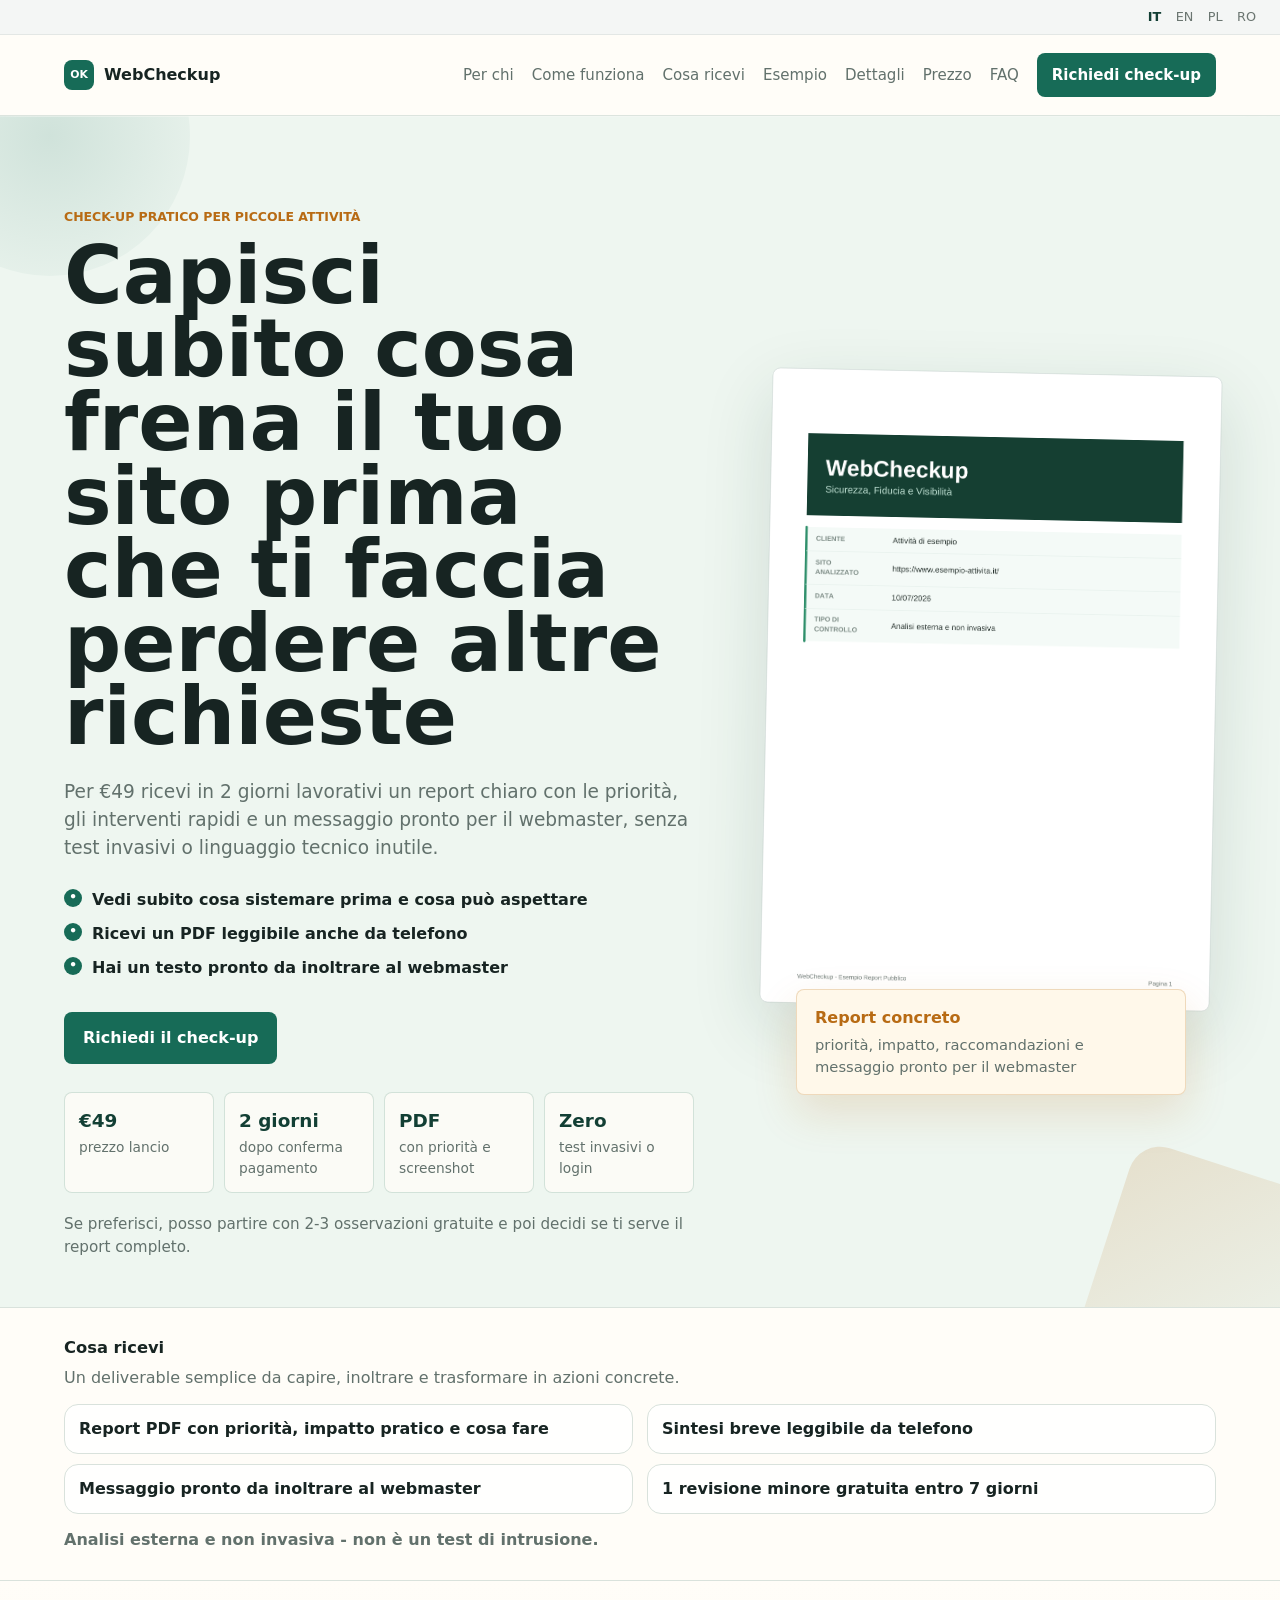
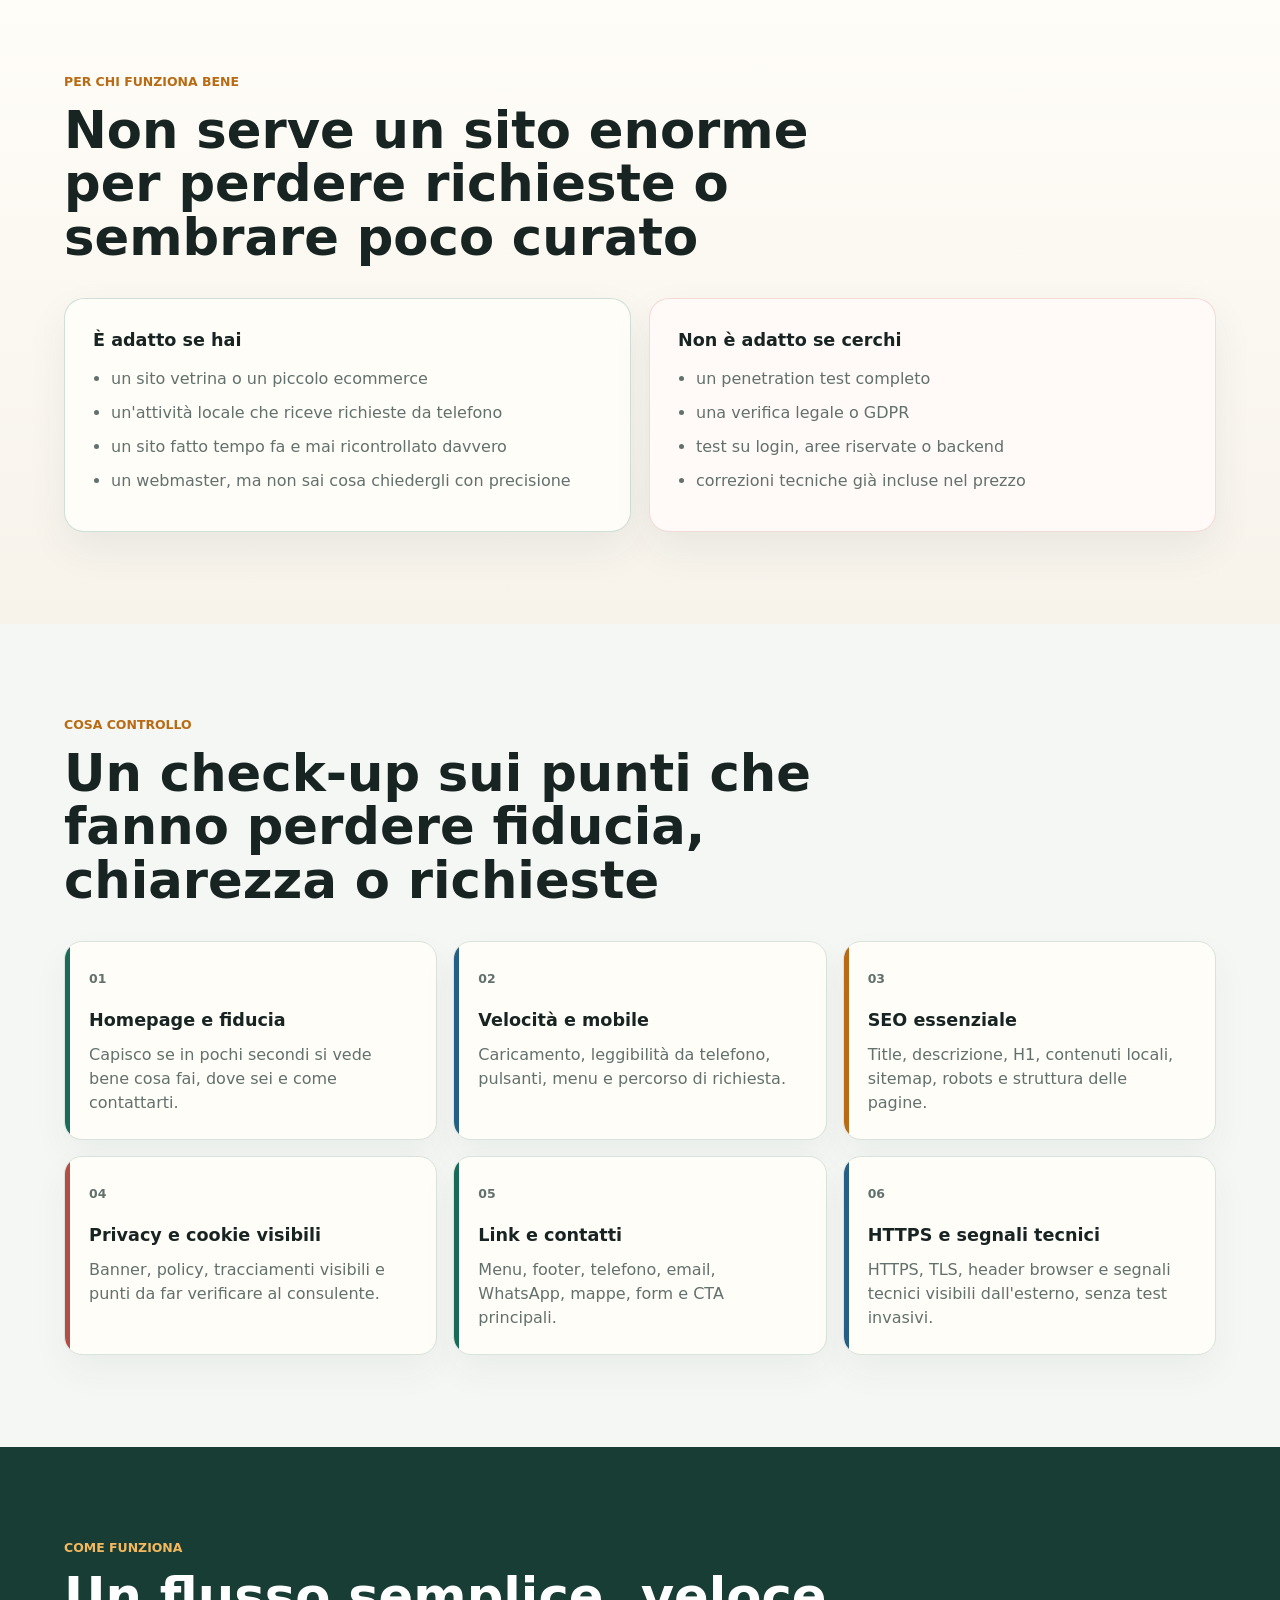
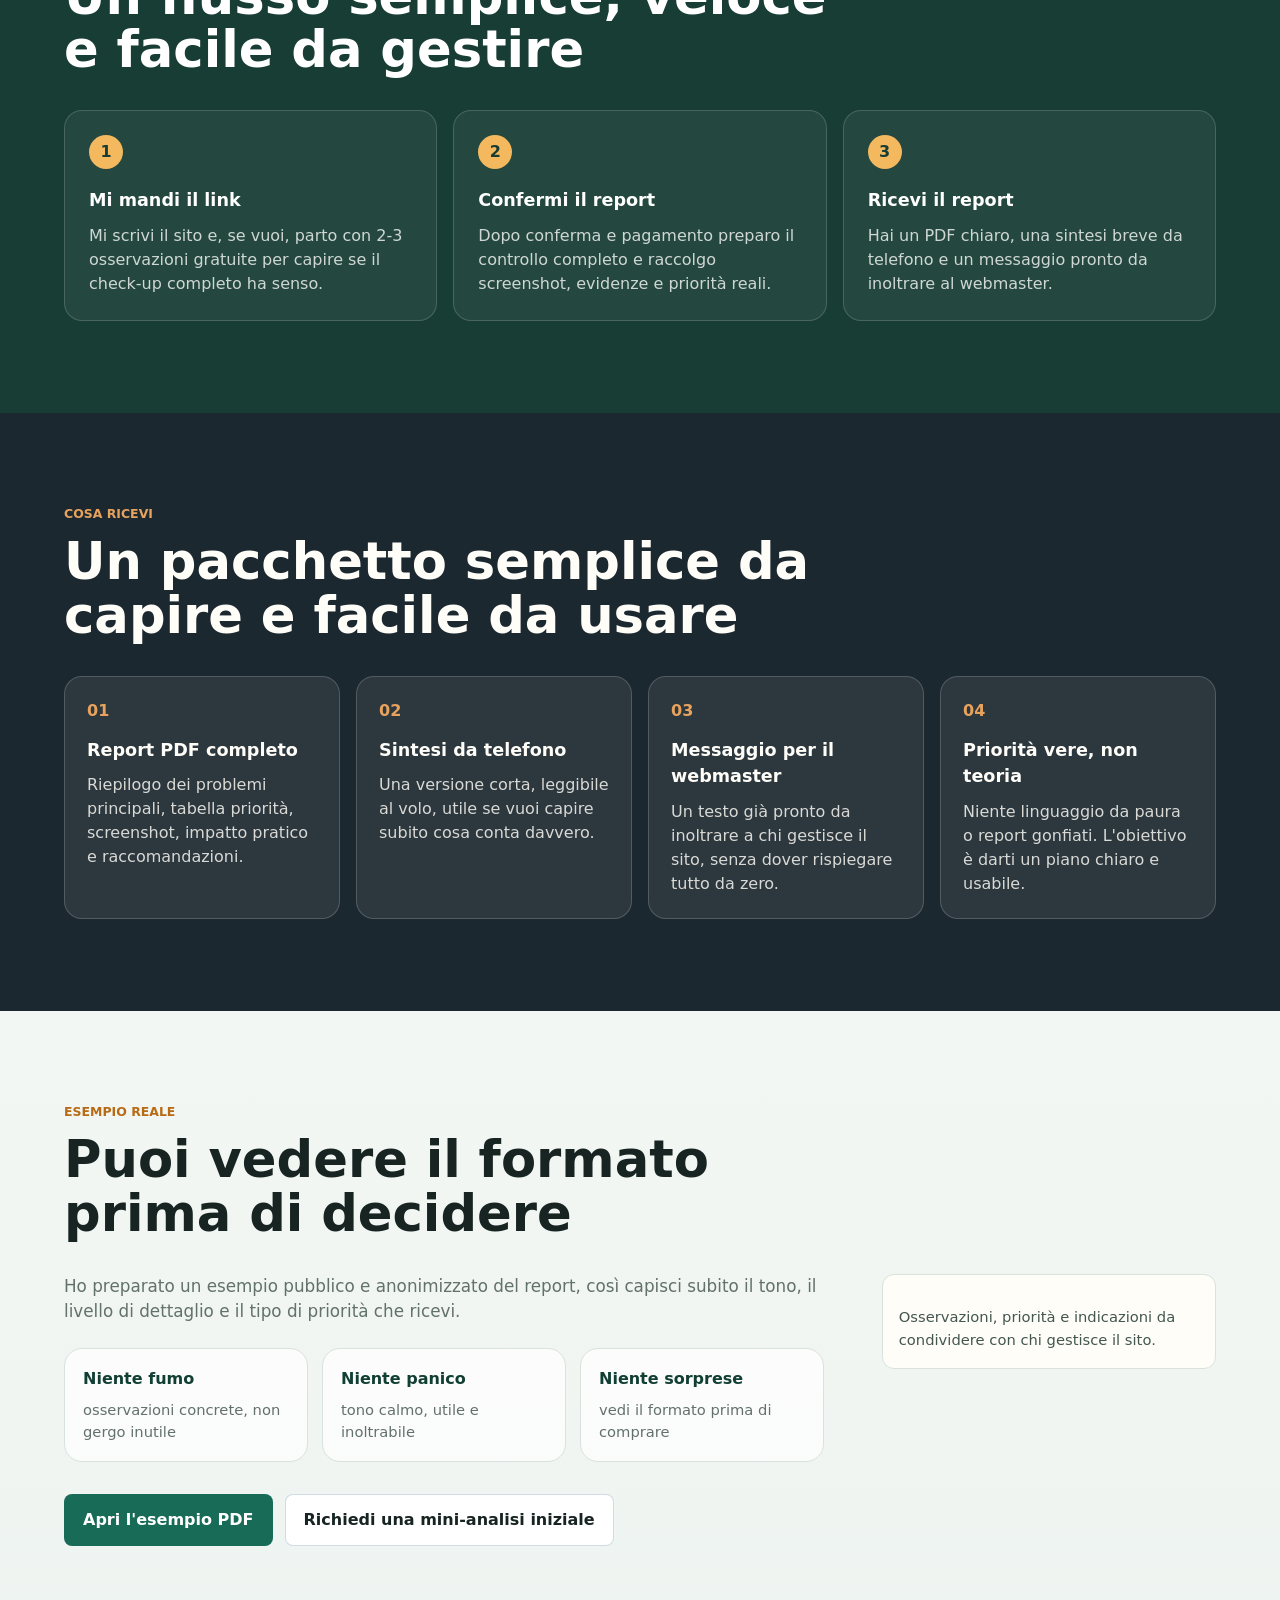
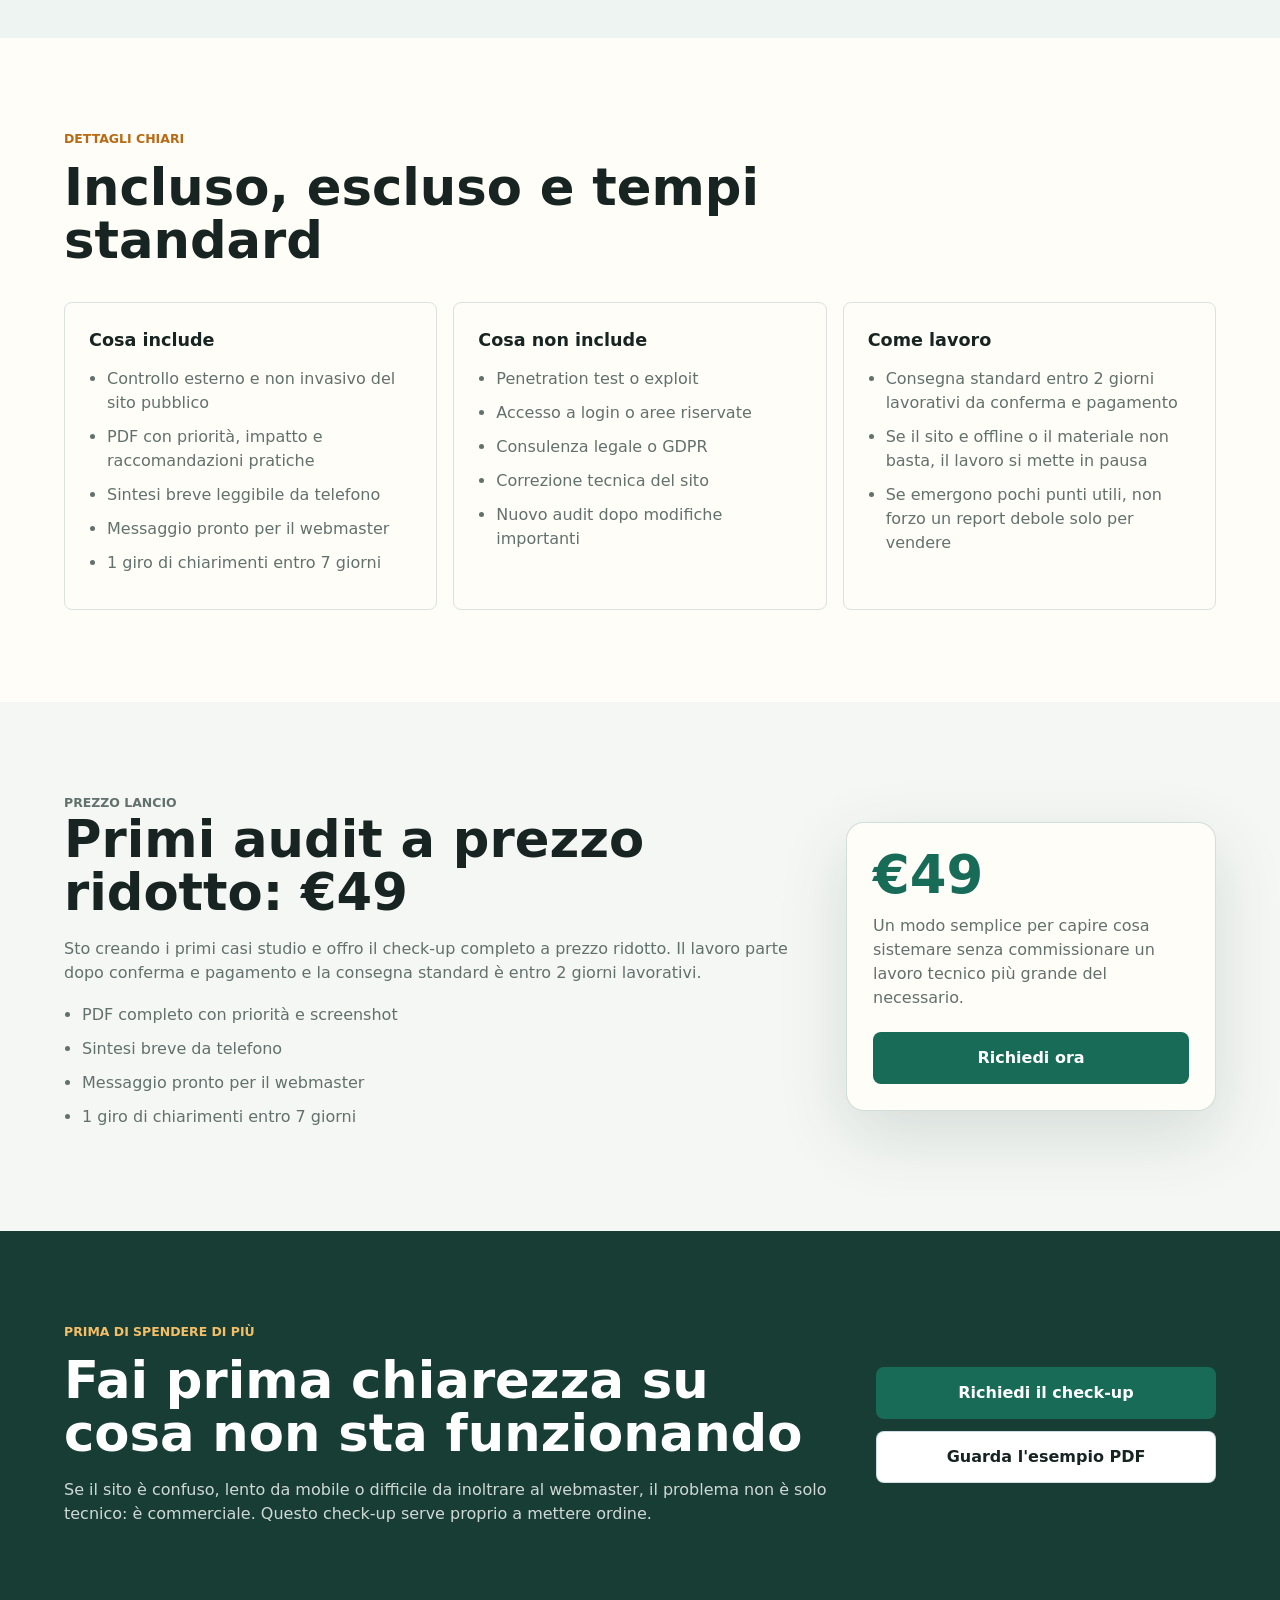
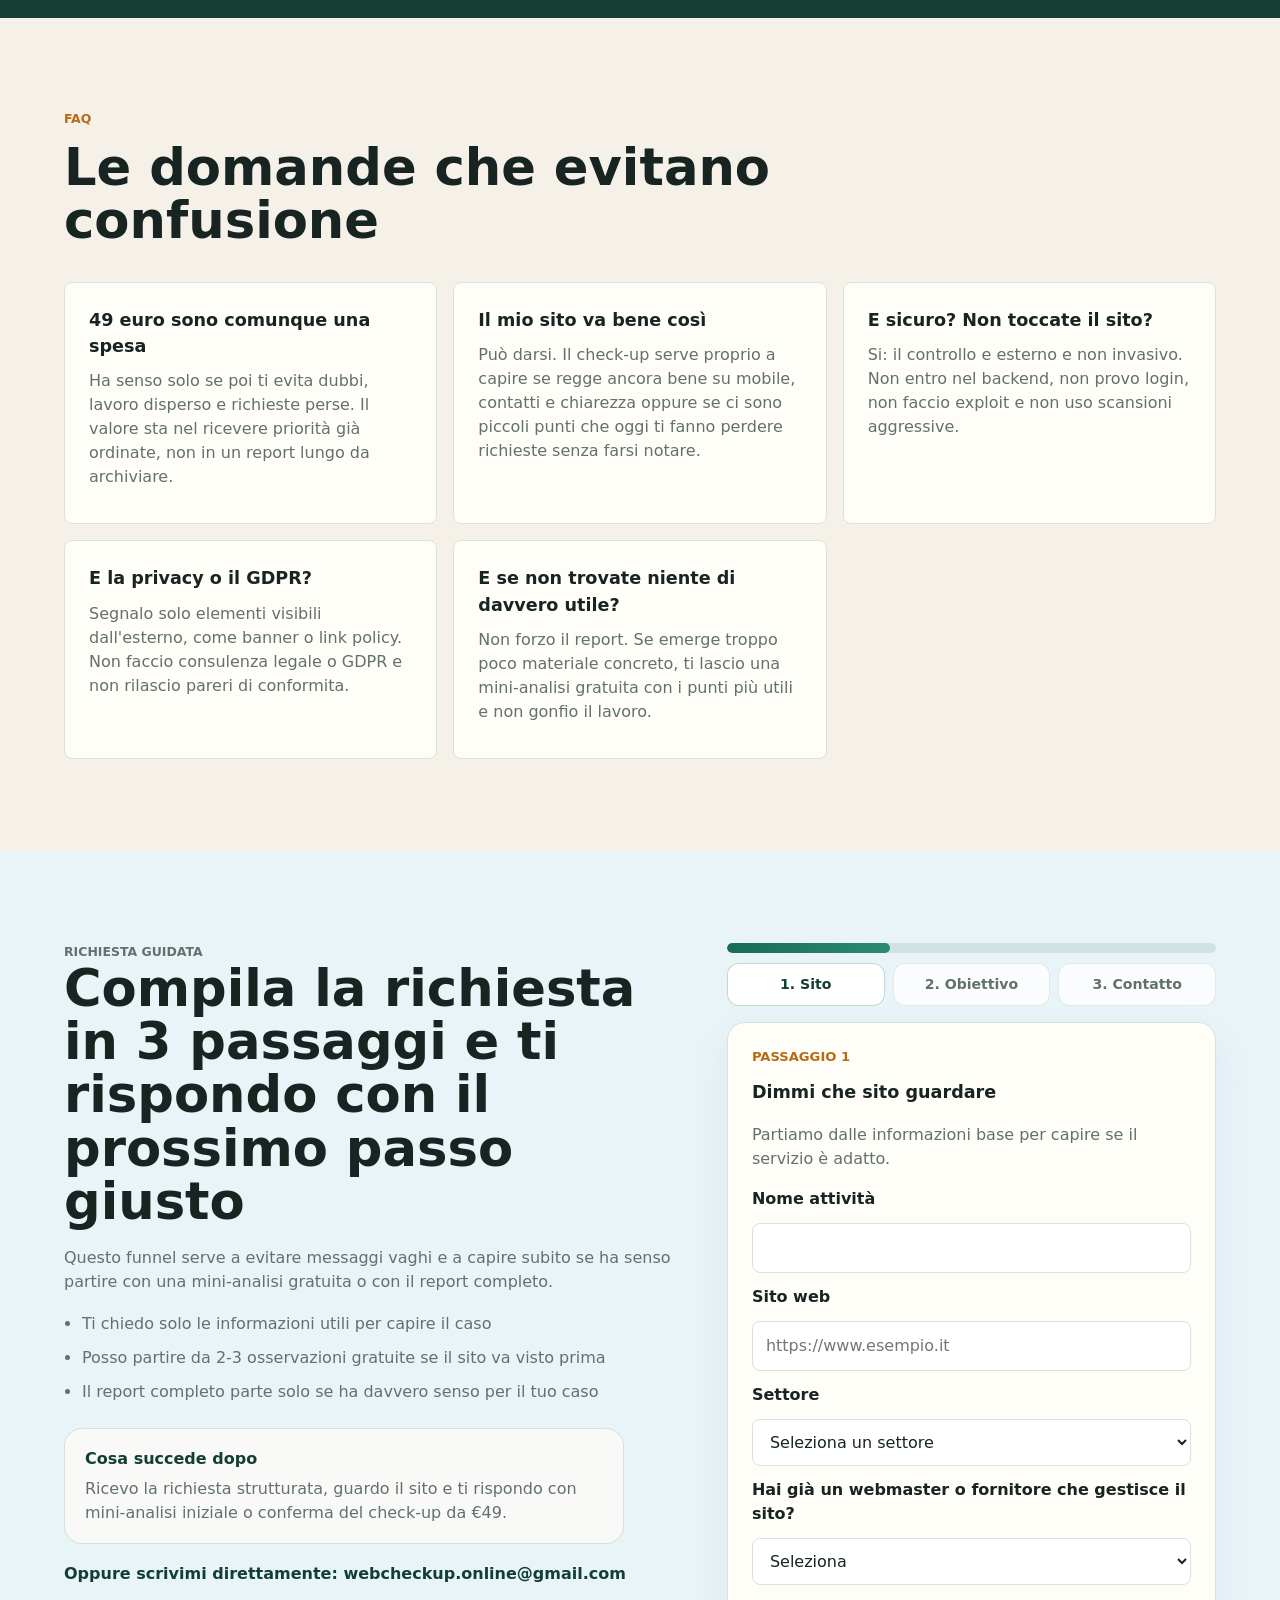
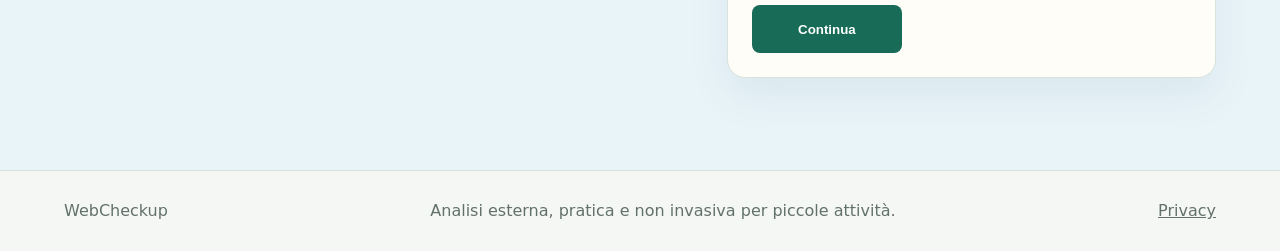
<file: landing-page/index.html>
<!doctype html>
<html lang="it">
  <head>
    <meta charset="utf-8">
    <meta name="viewport" content="width=device-width, initial-scale=1">
    <meta
      name="description"
      content="Check-up pratico del sito per piccole attività: fiducia, richieste, mobile, velocità, SEO base, link e contatti. Report PDF con priorità a €49."
    >
    <meta name="theme-color" content="#123f34">
    <meta http-equiv="Content-Security-Policy" content="default-src 'self'; base-uri 'self'; form-action https://formsubmit.co; connect-src 'self' https://formsubmit.co; img-src 'self' data:; object-src 'none'; script-src 'self'; style-src 'self'">
    <meta name="referrer" content="strict-origin-when-cross-origin">
    <title>WebCheckup | Più Fiducia, Più Chiarezza, Più Richieste</title>
    <link rel="icon" href="data:,">
    <link rel="stylesheet" href="styles.css">
    <link rel="alternate" hreflang="it" href="https://www.webcheckup.online/">
    <link rel="alternate" hreflang="en" href="https://www.webcheckup.online/en/">
    <link rel="alternate" hreflang="pl" href="https://www.webcheckup.online/pl/">
    <link rel="alternate" hreflang="ro" href="https://www.webcheckup.online/ro/">
    <link rel="alternate" hreflang="x-default" href="https://www.webcheckup.online/">
  </head>
  <body>
    <div class="language-switcher">
      <a href="/" class="is-active">IT</a>
      <a href="/en/">EN</a>
      <a href="/pl/">PL</a>
      <a href="/ro/">RO</a>
    </div>
    <header class="site-header">
      <a class="brand" href="#top" aria-label="WebCheckup">
        <span class="brand-mark" aria-hidden="true">OK</span>
        <span>WebCheckup</span>
      </a>
      <nav class="nav" aria-label="Navigazione principale">
        <a href="#per-chi">Per chi</a>
        <a href="#come-funziona">Come funziona</a>
        <a href="#report">Cosa ricevi</a>
        <a href="#proof">Esempio</a>
        <a href="#dettagli">Dettagli</a>
        <a href="#prezzo">Prezzo</a>
        <a href="#faq">FAQ</a>
        <a class="nav-cta" href="#contatto">Richiedi check-up</a>
      </nav>
    </header>

    <main id="top">
      <section class="hero">
        <div class="hero-copy">
          <p class="eyebrow">Check-up pratico per piccole attività</p>
          <h1>Capisci subito cosa frena il tuo sito prima che ti faccia perdere altre richieste</h1>
          <p class="hero-text">
            Per €49 ricevi in 2 giorni lavorativi un report chiaro con le priorità, gli interventi rapidi e un messaggio pronto per il webmaster, senza test invasivi o linguaggio tecnico inutile.
          </p>
          <ul class="hero-list">
            <li>Vedi subito cosa sistemare prima e cosa può aspettare</li>
            <li>Ricevi un PDF leggibile anche da telefono</li>
            <li>Hai un testo pronto da inoltrare al webmaster</li>
          </ul>
          <div class="hero-actions">
            <a class="button primary" href="#contatto">Richiedi il check-up</a>
          </div>
          <dl class="hero-proof" aria-label="Dettagli offerta">
            <div>
              <dt>€49</dt>
              <dd>prezzo lancio</dd>
            </div>
            <div>
              <dt>2 giorni</dt>
              <dd>dopo conferma pagamento</dd>
            </div>
            <div>
              <dt>PDF</dt>
              <dd>con priorità e screenshot</dd>
            </div>
            <div>
              <dt>Zero</dt>
              <dd>test invasivi o login</dd>
            </div>
          </dl>
          <p class="hero-note">
            Se preferisci, posso partire con 2-3 osservazioni gratuite e poi decidi se ti serve il report completo.
          </p>
        </div>

        <aside class="report-preview" aria-label="Anteprima del report">
          <div class="sample-card">
            <img src="assets/sample-report-page.png" alt="Anteprima di una pagina del report PDF">
          </div>
          <div class="preview-note">
            <strong>Report concreto</strong>
            <span>priorità, impatto, raccomandazioni e messaggio pronto per il webmaster</span>
          </div>
        </aside>
      </section>

      <section class="trust-strip" aria-label="Cosa ricevi e cosa non e">
        <div class="trust-strip-intro">
          <strong>Cosa ricevi</strong>
          <p>Un deliverable semplice da capire, inoltrare e trasformare in azioni concrete.</p>
        </div>
        <ul class="trust-strip-list">
          <li>Report PDF con priorità, impatto pratico e cosa fare</li>
          <li>Sintesi breve leggibile da telefono</li>
          <li>Messaggio pronto da inoltrare al webmaster</li>
          <li>1 revisione minore gratuita entro 7 giorni</li>
        </ul>
        <p class="trust-strip-note">Analisi esterna e non invasiva - non è un test di intrusione.</p>
      </section>

      <section id="per-chi" class="section fit-section">
        <div class="section-heading">
          <p class="eyebrow">Per chi funziona bene</p>
          <h2>Non serve un sito enorme per perdere richieste o sembrare poco curato</h2>
        </div>
        <div class="fit-grid">
          <article class="fit-card good-fit">
            <h3>È adatto se hai</h3>
            <ul>
              <li>un sito vetrina o un piccolo ecommerce</li>
              <li>un'attività locale che riceve richieste da telefono</li>
              <li>un sito fatto tempo fa e mai ricontrollato davvero</li>
              <li>un webmaster, ma non sai cosa chiedergli con precisione</li>
            </ul>
          </article>
          <article class="fit-card bad-fit">
            <h3>Non è adatto se cerchi</h3>
            <ul>
              <li>un penetration test completo</li>
              <li>una verifica legale o GDPR</li>
              <li>test su login, aree riservate o backend</li>
              <li>correzioni tecniche già incluse nel prezzo</li>
            </ul>
          </article>
        </div>
      </section>

      <section id="cosa-controllo" class="section">
        <div class="section-heading">
          <p class="eyebrow">Cosa controllo</p>
          <h2>Un check-up sui punti che fanno perdere fiducia, chiarezza o richieste</h2>
        </div>
        <div class="feature-grid">
          <article class="tone-green">
            <span class="feature-code">01</span>
            <h3>Homepage e fiducia</h3>
            <p>Capisco se in pochi secondi si vede bene cosa fai, dove sei e come contattarti.</p>
          </article>
          <article class="tone-blue">
            <span class="feature-code">02</span>
            <h3>Velocità e mobile</h3>
            <p>Caricamento, leggibilità da telefono, pulsanti, menu e percorso di richiesta.</p>
          </article>
          <article class="tone-gold">
            <span class="feature-code">03</span>
            <h3>SEO essenziale</h3>
            <p>Title, descrizione, H1, contenuti locali, sitemap, robots e struttura delle pagine.</p>
          </article>
          <article class="tone-red">
            <span class="feature-code">04</span>
            <h3>Privacy e cookie visibili</h3>
            <p>Banner, policy, tracciamenti visibili e punti da far verificare al consulente.</p>
          </article>
          <article class="tone-green">
            <span class="feature-code">05</span>
            <h3>Link e contatti</h3>
            <p>Menu, footer, telefono, email, WhatsApp, mappe, form e CTA principali.</p>
          </article>
          <article class="tone-blue">
            <span class="feature-code">06</span>
            <h3>HTTPS e segnali tecnici</h3>
            <p>HTTPS, TLS, header browser e segnali tecnici visibili dall'esterno, senza test invasivi.</p>
          </article>
        </div>
      </section>

      <section id="come-funziona" class="section process-section">
        <div class="section-heading">
          <p class="eyebrow">Come funziona</p>
          <h2>Un flusso semplice, veloce e facile da gestire</h2>
        </div>
        <div class="process-grid">
          <article>
            <span>1</span>
            <h3>Mi mandi il link</h3>
            <p>Mi scrivi il sito e, se vuoi, parto con 2-3 osservazioni gratuite per capire se il check-up completo ha senso.</p>
          </article>
          <article>
            <span>2</span>
            <h3>Confermi il report</h3>
            <p>Dopo conferma e pagamento preparo il controllo completo e raccolgo screenshot, evidenze e priorità reali.</p>
          </article>
          <article>
            <span>3</span>
            <h3>Ricevi il report</h3>
            <p>Hai un PDF chiaro, una sintesi breve da telefono e un messaggio pronto da inoltrare al webmaster.</p>
          </article>
        </div>
      </section>

      <section id="report" class="section band">
        <div class="section-heading">
          <p class="eyebrow">Cosa ricevi</p>
          <h2>Un pacchetto semplice da capire e facile da usare</h2>
        </div>
        <div class="deliverables-grid">
          <article class="deliverable-card">
            <span>01</span>
            <h3>Report PDF completo</h3>
            <p>Riepilogo dei problemi principali, tabella priorità, screenshot, impatto pratico e raccomandazioni.</p>
          </article>
          <article class="deliverable-card">
            <span>02</span>
            <h3>Sintesi da telefono</h3>
            <p>Una versione corta, leggibile al volo, utile se vuoi capire subito cosa conta davvero.</p>
          </article>
          <article class="deliverable-card">
            <span>03</span>
            <h3>Messaggio per il webmaster</h3>
            <p>Un testo già pronto da inoltrare a chi gestisce il sito, senza dover rispiegare tutto da zero.</p>
          </article>
          <article class="deliverable-card proof-card">
            <span>04</span>
            <h3>Priorità vere, non teoria</h3>
            <p>Niente linguaggio da paura o report gonfiati. L'obiettivo è darti un piano chiaro e usabile.</p>
          </article>
        </div>
      </section>

      <section id="proof" class="section proof-section">
        <div class="section-heading">
          <p class="eyebrow">Esempio reale</p>
          <h2>Puoi vedere il formato prima di decidere</h2>
        </div>
        <div class="proof-layout">
          <div class="proof-copy">
            <p>
              Ho preparato un esempio pubblico e anonimizzato del report, così capisci subito il tono, il livello di dettaglio e il tipo di priorità che ricevi.
            </p>
            <div class="proof-points">
              <div>
                <strong>Niente fumo</strong>
                <span>osservazioni concrete, non gergo inutile</span>
              </div>
              <div>
                <strong>Niente panico</strong>
                <span>tono calmo, utile e inoltrabile</span>
              </div>
              <div>
                <strong>Niente sorprese</strong>
                <span>vedi il formato prima di comprare</span>
              </div>
            </div>
            <div class="hero-actions">
              <a class="button primary" href="assets/public-sample-report.pdf">Apri l'esempio PDF</a>
              <a class="button secondary" href="#contatto">Richiedi una mini-analisi iniziale</a>
            </div>
          </div>
          <figure class="proof-preview">
            <a href="assets/public-sample-report.pdf" aria-label="Apri il report di esempio in PDF">
              <img src="assets/sample-report-priorities.png" alt="Una pagina del report: osservazioni e priorità" loading="lazy">
            </a>
            <figcaption>Osservazioni, priorità e indicazioni da condividere con chi gestisce il sito.</figcaption>
          </figure>
        </div>
      </section>

      <section id="dettagli" class="section details-section">
        <div class="section-heading">
          <p class="eyebrow">Dettagli chiari</p>
          <h2>Incluso, escluso e tempi standard</h2>
        </div>
        <div class="details-grid">
          <article class="details-card">
            <h3>Cosa include</h3>
            <ul>
              <li>Controllo esterno e non invasivo del sito pubblico</li>
              <li>PDF con priorità, impatto e raccomandazioni pratiche</li>
              <li>Sintesi breve leggibile da telefono</li>
              <li>Messaggio pronto per il webmaster</li>
              <li>1 giro di chiarimenti entro 7 giorni</li>
            </ul>
          </article>
          <article class="details-card">
            <h3>Cosa non include</h3>
            <ul>
              <li>Penetration test o exploit</li>
              <li>Accesso a login o aree riservate</li>
              <li>Consulenza legale o GDPR</li>
              <li>Correzione tecnica del sito</li>
              <li>Nuovo audit dopo modifiche importanti</li>
            </ul>
          </article>
          <article class="details-card">
            <h3>Come lavoro</h3>
            <ul>
              <li>Consegna standard entro 2 giorni lavorativi da conferma e pagamento</li>
              <li>Se il sito e offline o il materiale non basta, il lavoro si mette in pausa</li>
              <li>Se emergono pochi punti utili, non forzo un report debole solo per vendere</li>
            </ul>
          </article>
        </div>
      </section>

      <section id="prezzo" class="section price-section">
        <div class="price-panel">
          <div>
            <p class="eyebrow">Prezzo lancio</p>
            <h2>Primi audit a prezzo ridotto: €49</h2>
            <p>
              Sto creando i primi casi studio e offro il check-up completo a prezzo ridotto. Il lavoro parte dopo conferma e pagamento e la consegna standard è entro 2 giorni lavorativi.
            </p>
            <ul class="price-list">
              <li>PDF completo con priorità e screenshot</li>
              <li>Sintesi breve da telefono</li>
              <li>Messaggio pronto per il webmaster</li>
              <li>1 giro di chiarimenti entro 7 giorni</li>
            </ul>
          </div>
          <div class="price-card">
            <span class="price">€49</span>
            <p>Un modo semplice per capire cosa sistemare senza commissionare un lavoro tecnico più grande del necessario.</p>
            <a class="button primary full" href="#contatto">Richiedi ora</a>
          </div>
        </div>
      </section>

      <section class="section cta-band">
        <div class="cta-band-copy">
          <p class="eyebrow">Prima di spendere di più</p>
          <h2>Fai prima chiarezza su cosa non sta funzionando</h2>
          <p>
            Se il sito è confuso, lento da mobile o difficile da inoltrare al webmaster, il problema non è solo tecnico: è commerciale. Questo check-up serve proprio a mettere ordine.
          </p>
        </div>
        <div class="cta-band-actions">
          <a class="button primary full" href="#contatto">Richiedi il check-up</a>
          <a class="button secondary full" href="assets/public-sample-report.pdf">Guarda l'esempio PDF</a>
        </div>
      </section>

      <section id="faq" class="section faq-section">
        <div class="section-heading">
          <p class="eyebrow">FAQ</p>
          <h2>Le domande che evitano confusione</h2>
        </div>
        <div class="faq-grid">
          <article>
            <h3>49 euro sono comunque una spesa</h3>
            <p>Ha senso solo se poi ti evita dubbi, lavoro disperso e richieste perse. Il valore sta nel ricevere priorità già ordinate, non in un report lungo da archiviare.</p>
          </article>
          <article>
            <h3>Il mio sito va bene così</h3>
            <p>Può darsi. Il check-up serve proprio a capire se regge ancora bene su mobile, contatti e chiarezza oppure se ci sono piccoli punti che oggi ti fanno perdere richieste senza farsi notare.</p>
          </article>
          <article>
            <h3>E sicuro? Non toccate il sito?</h3>
            <p>Si: il controllo e esterno e non invasivo. Non entro nel backend, non provo login, non faccio exploit e non uso scansioni aggressive.</p>
          </article>
          <article>
            <h3>E la privacy o il GDPR?</h3>
            <p>Segnalo solo elementi visibili dall'esterno, come banner o link policy. Non faccio consulenza legale o GDPR e non rilascio pareri di conformita.</p>
          </article>
          <article>
            <h3>E se non trovate niente di davvero utile?</h3>
            <p>Non forzo il report. Se emerge troppo poco materiale concreto, ti lascio una mini-analisi gratuita con i punti più utili e non gonfio il lavoro.</p>
          </article>
        </div>
      </section>

      <section id="contatto" class="section contact-section">
        <div class="contact-copy">
          <p class="eyebrow">Richiesta guidata</p>
          <h2>Compila la richiesta in 3 passaggi e ti rispondo con il prossimo passo giusto</h2>
          <p>
            Questo funnel serve a evitare messaggi vaghi e a capire subito se ha senso partire con una mini-analisi gratuita o con il report completo.
          </p>
          <ul class="contact-points">
            <li>Ti chiedo solo le informazioni utili per capire il caso</li>
            <li>Posso partire da 2-3 osservazioni gratuite se il sito va visto prima</li>
            <li>Il report completo parte solo se ha davvero senso per il tuo caso</li>
          </ul>
          <div class="intake-sidecard">
            <strong>Cosa succede dopo</strong>
            <span>Ricevo la richiesta strutturata, guardo il sito e ti rispondo con mini-analisi iniziale o conferma del check-up da €49.</span>
          </div>
          <a class="email-link" href="mailto:webcheckup.online@gmail.com">Oppure scrivimi direttamente: webcheckup.online@gmail.com</a>
        </div>
        <div class="intake-shell">
          <div class="intake-progress" aria-label="Progresso richiesta">
            <div class="progress-bar"><span class="progress-fill" data-progress-fill></span></div>
            <div class="progress-steps">
              <div class="progress-step is-active" data-step-indicator="1">1. Sito</div>
              <div class="progress-step" data-step-indicator="2">2. Obiettivo</div>
              <div class="progress-step" data-step-indicator="3">3. Contatto</div>
            </div>
          </div>

          <div class="intake-success" id="intake-success" hidden>
            <h3>Richiesta inviata</h3>
            <p>
              Ho ricevuto i dettagli del sito. Ti risponderò con il prossimo passo più sensato: mini-analisi iniziale oppure conferma del check-up completo.
            </p>
          </div>

          <div class="intake-error" id="intake-error" hidden>
            <strong>Invio non riuscito.</strong>
            <span>Puoi riprovare tra poco oppure scrivermi direttamente a `webcheckup.online@gmail.com`.</span>
          </div>

          <form
            class="contact-form intake-form"
            id="intake-form"
            action="https://formsubmit.co/e8ec857b0d8bfe719a8a391d716536b2"
            method="post"
          >
            <input type="hidden" name="_subject" value="Nuova richiesta - WebCheckup">
            <input type="hidden" name="_template" value="table">
            <input type="hidden" name="_next" id="intake-next" value="">
            <input type="hidden" name="_honey" value="">
            <input type="hidden" name="Fonte" value="landing-page">
            <input type="hidden" name="Tipo richiesta" id="request-type-field" value="Da valutare">
            <input type="hidden" name="Riepilogo funnel" id="intake-summary-field" value="">

            <section class="intake-step is-active" data-step="1">
              <p class="step-kicker">Passaggio 1</p>
              <h3>Dimmi che sito guardare</h3>
              <p class="step-copy">Partiamo dalle informazioni base per capire se il servizio è adatto.</p>

              <label for="name">Nome attività</label>
              <input id="name" name="Nome attività" type="text" autocomplete="organization" required>

              <label for="website">Sito web</label>
              <input id="website" name="Sito web" type="url" placeholder="https://www.esempio.it" required>

              <label for="sector">Settore</label>
              <select id="sector" name="Settore" required>
                <option value="">Seleziona un settore</option>
                <option>Agriturismo / B&B</option>
                <option>Ristorante / Bar</option>
                <option>Azienda agricola / Cantina</option>
                <option>Artigiano / Servizi locali</option>
                <option>Palestra / Benessere</option>
                <option>Piccolo ecommerce</option>
                <option>Altro</option>
              </select>

              <label for="webmaster">Hai già un webmaster o fornitore che gestisce il sito?</label>
              <select id="webmaster" name="Webmaster già presente" required>
                <option value="">Seleziona</option>
                <option>Sì</option>
                <option>No</option>
                <option>Non so / in parte</option>
              </select>
            </section>

            <section class="intake-step" data-step="2" hidden>
              <p class="step-kicker">Passaggio 2</p>
              <h3>Qual è il problema da chiarire?</h3>
              <p class="step-copy">Qui mi aiuti a capire se il bisogno è più commerciale, più tecnico o misto.</p>

              <label for="goal">Obiettivo principale</label>
              <input id="goal" name="Obiettivo principale" type="text" placeholder="Più chiamate, più richieste, più chiarezza..." required>

              <label for="priority">Cosa ti preoccupa di più in questo momento?</label>
              <select id="priority" name="Preoccupazione principale" required>
                <option value="">Seleziona</option>
                <option>Il sito non convince o sembra poco curato</option>
                <option>Da mobile non rende bene</option>
                <option>Ricevo poche richieste o contatti</option>
                <option>Voglio capire se ci sono problemi visibili importanti</option>
                <option>Non so bene da dove partire</option>
              </select>

              <fieldset class="choice-grid">
                <legend>Come vuoi partire?</legend>
                <label class="choice-card">
                  <input type="radio" name="Come vuoi partire" value="Mini-analisi iniziale gratuita" checked>
                  <span>Mini-analisi iniziale gratuita</span>
                  <small>Prima guardo 2-3 punti e poi decidiamo se ha senso il report completo.</small>
                </label>
                <label class="choice-card">
                  <input type="radio" name="Come vuoi partire" value="Direttamente con il check-up da €49">
                  <span>Direttamente con il check-up da €49</span>
                  <small>Se sai già che vuoi il report completo, me lo dici subito qui.</small>
                </label>
              </fieldset>

              <label for="message">Note utili</label>
              <textarea id="message" name="Note utili" rows="5" placeholder="Se vuoi, scrivi qui cosa ti lascia più dubbi sul sito oppure cosa vorresti migliorare."></textarea>
            </section>

            <section class="intake-step" data-step="3" hidden>
              <p class="step-kicker">Passaggio 3</p>
              <h3>Lasciami il contatto giusto</h3>
              <p class="step-copy">Ultimo step: così posso risponderti senza messaggi avanti e indietro inutili.</p>

              <label for="email">Email</label>
              <input id="email" name="Email" type="email" autocomplete="email" required>

              <label for="contact-name">Nome referente</label>
              <input id="contact-name" name="Nome referente" type="text" autocomplete="name" required>

              <label for="phone">Telefono o WhatsApp (facoltativo)</label>
              <input id="phone" name="Telefono o WhatsApp" type="tel" placeholder="+39 ...">

              <label for="timing">Tempistica desiderata</label>
              <select id="timing" name="Tempistica desiderata" required>
                <option value="">Seleziona</option>
                <option>Solo capire se ha senso fare il check-up</option>
                <option>Nei prossimi 7 giorni</option>
                <option>Entro questo mese</option>
                <option>Più avanti, ma voglio orientarmi</option>
              </select>

              <label class="consent-line">
                <input type="checkbox" id="consent" name="Conferma sito pubblico" value="Sì" required>
                <span>Confermo che il sito indicato è pubblico e che posso richiedere una valutazione esterna non invasiva.</span>
              </label>
              <label class="consent-line">
                <input type="checkbox" id="privacy-ack" name="Conferma informativa privacy" value="Sì" required>
                <span>Ho letto l'<a href="privacy.html">informativa privacy</a>.</span>
              </label>

              <div class="intake-summary" id="intake-summary"></div>
            </section>

            <div class="form-nav">
              <button class="button secondary" type="button" data-step-back hidden>Indietro</button>
              <button class="button primary" type="button" data-step-next>Continua</button>
              <button class="button primary" type="submit" data-step-submit hidden>Invia richiesta</button>
            </div>
          </form>
        </div>
      </section>
    </main>

    <footer class="site-footer">
      <p>WebCheckup</p>
      <p>Analisi esterna, pratica e non invasiva per piccole attività.</p>
      <p><a href="privacy.html">Privacy</a></p>
    </footer>

    <div class="mobile-cta">
      <a class="button primary full" href="#contatto">Richiedi il check-up</a>
    </div>
    <script src="intake.js?v=4"></script>
  </body>
</html>
</file>
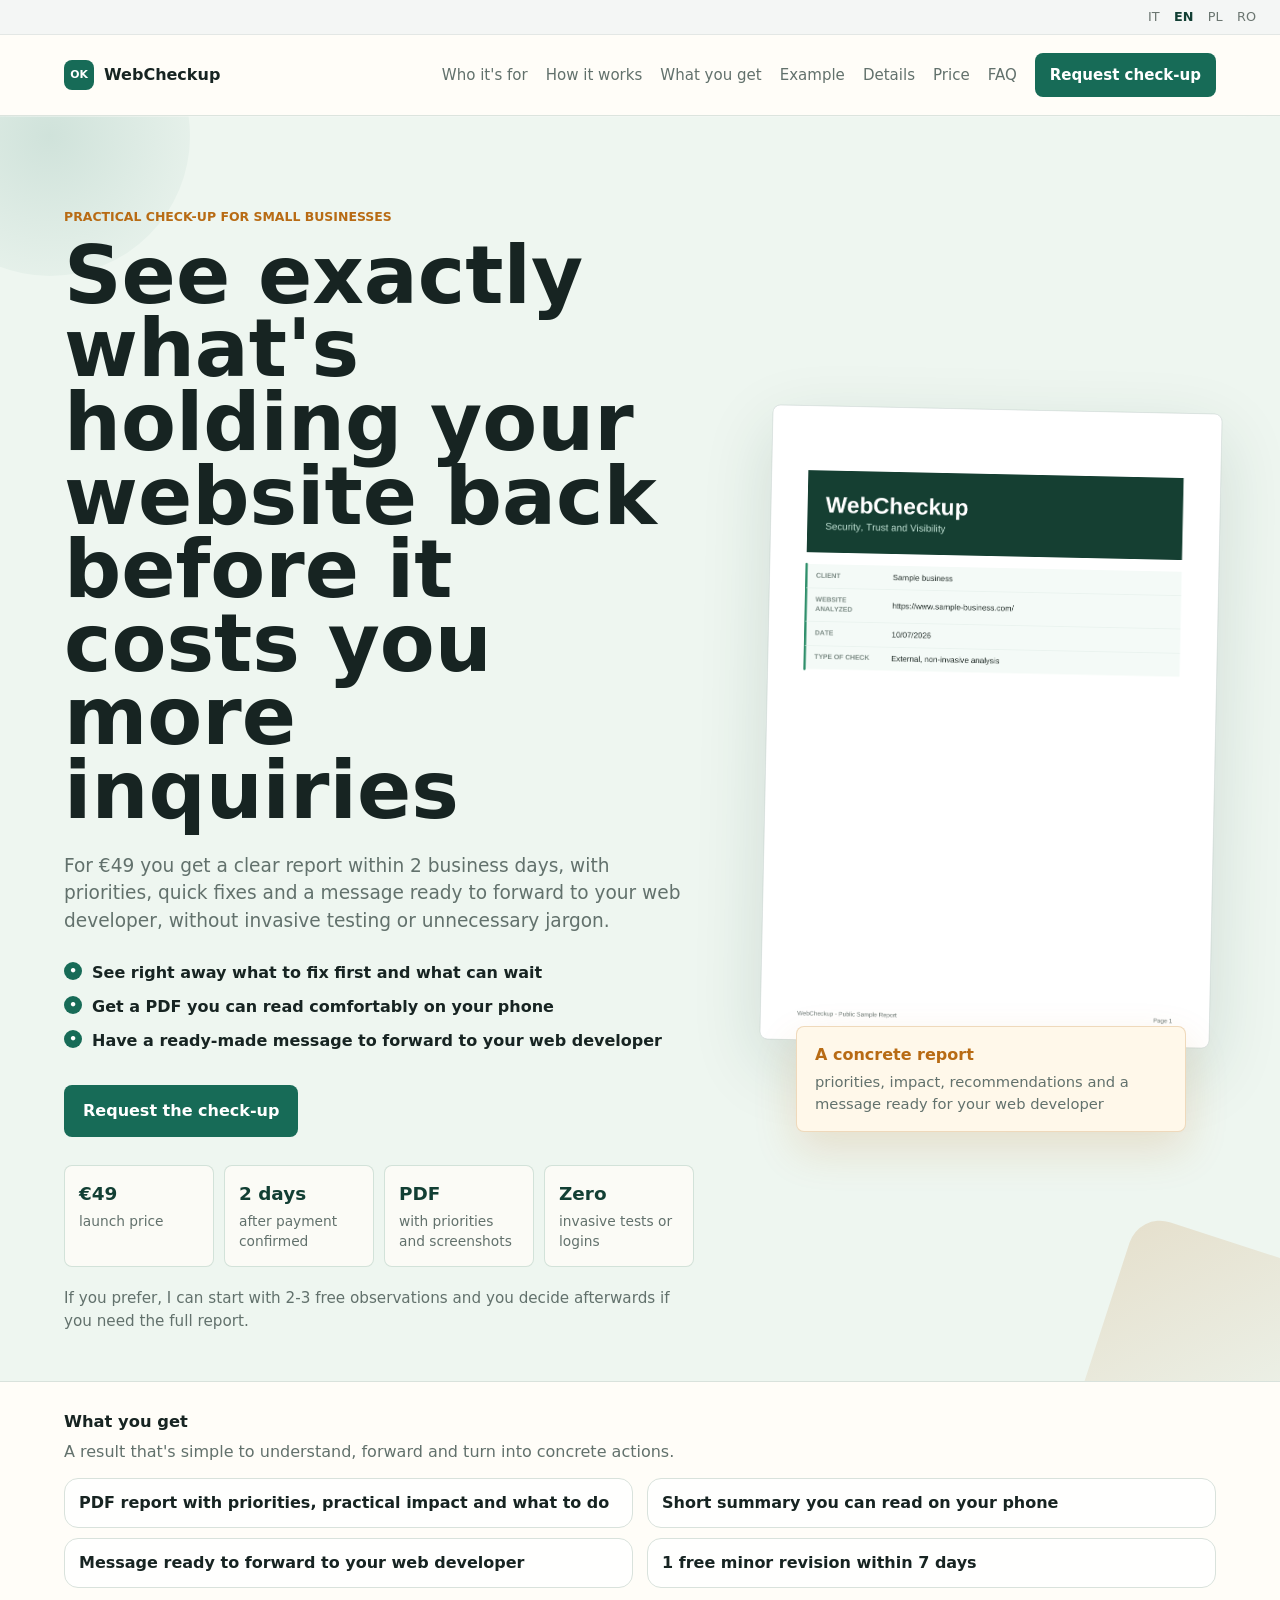
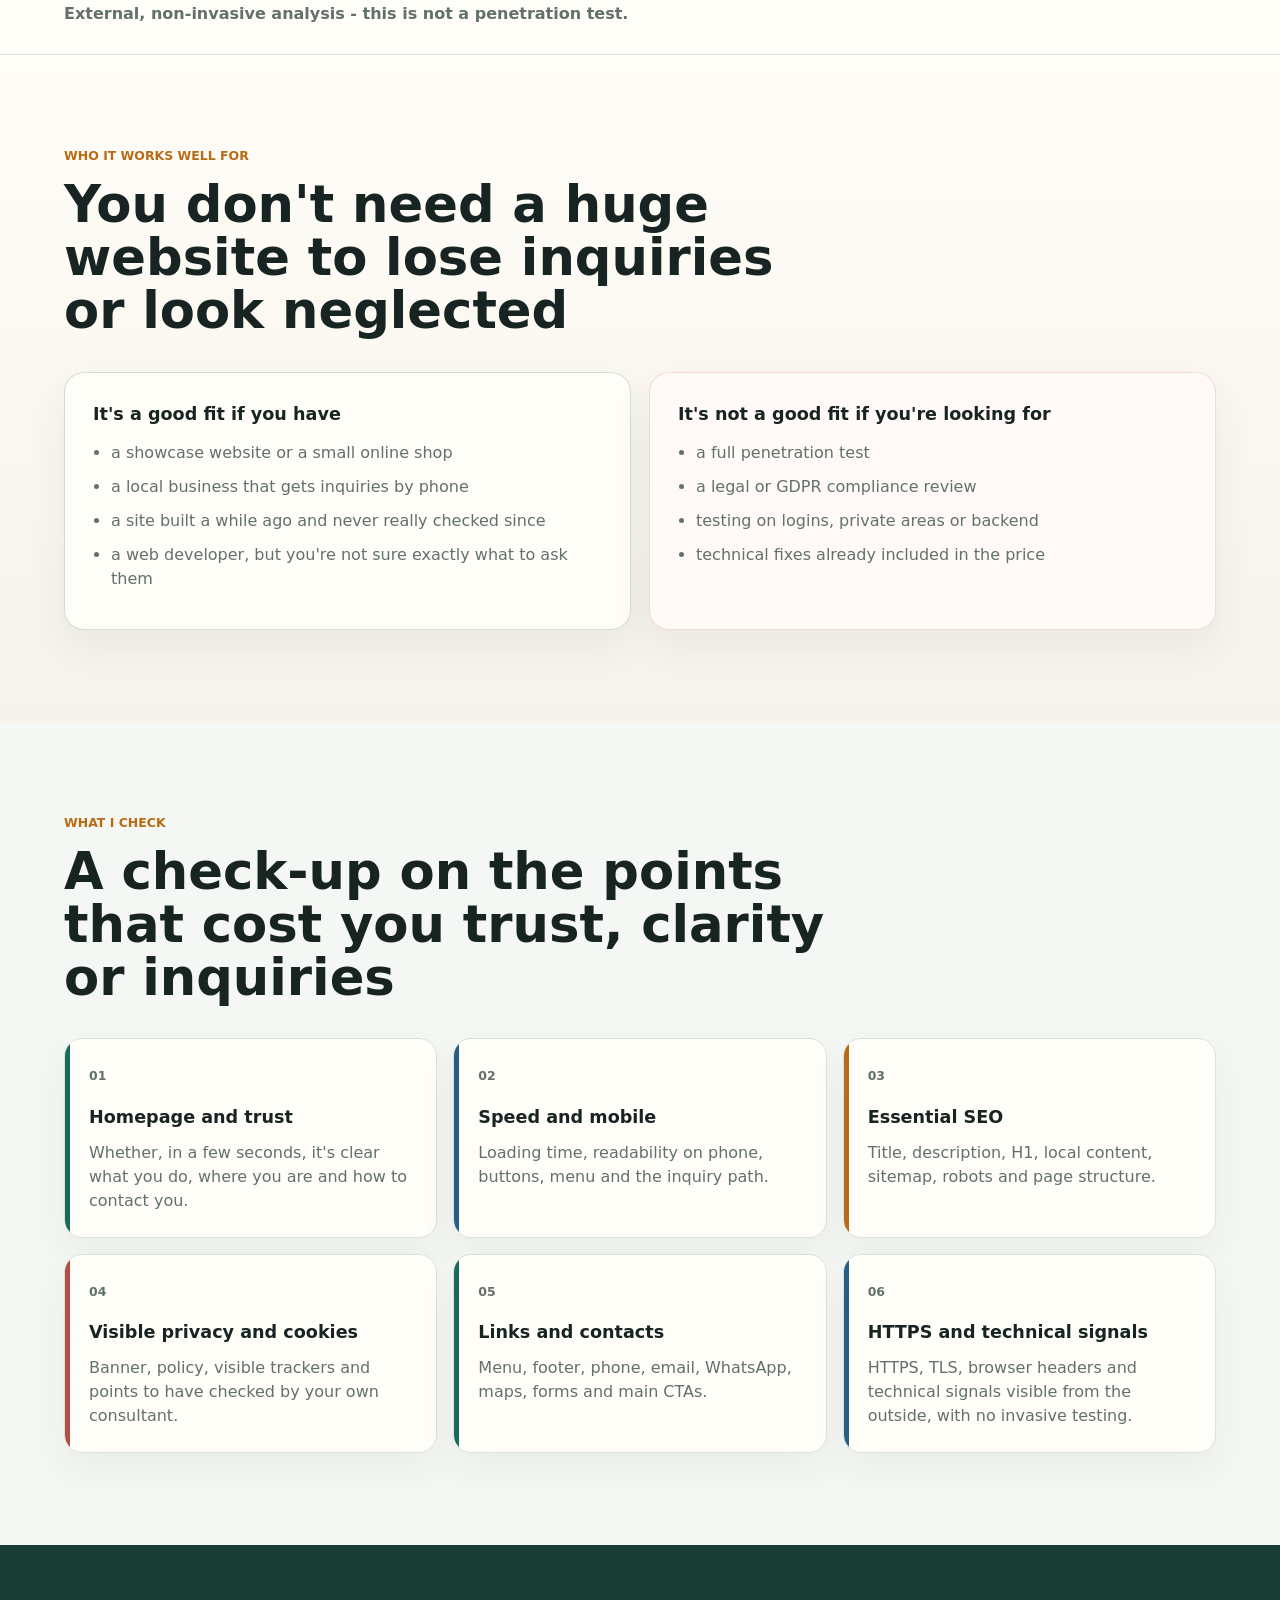
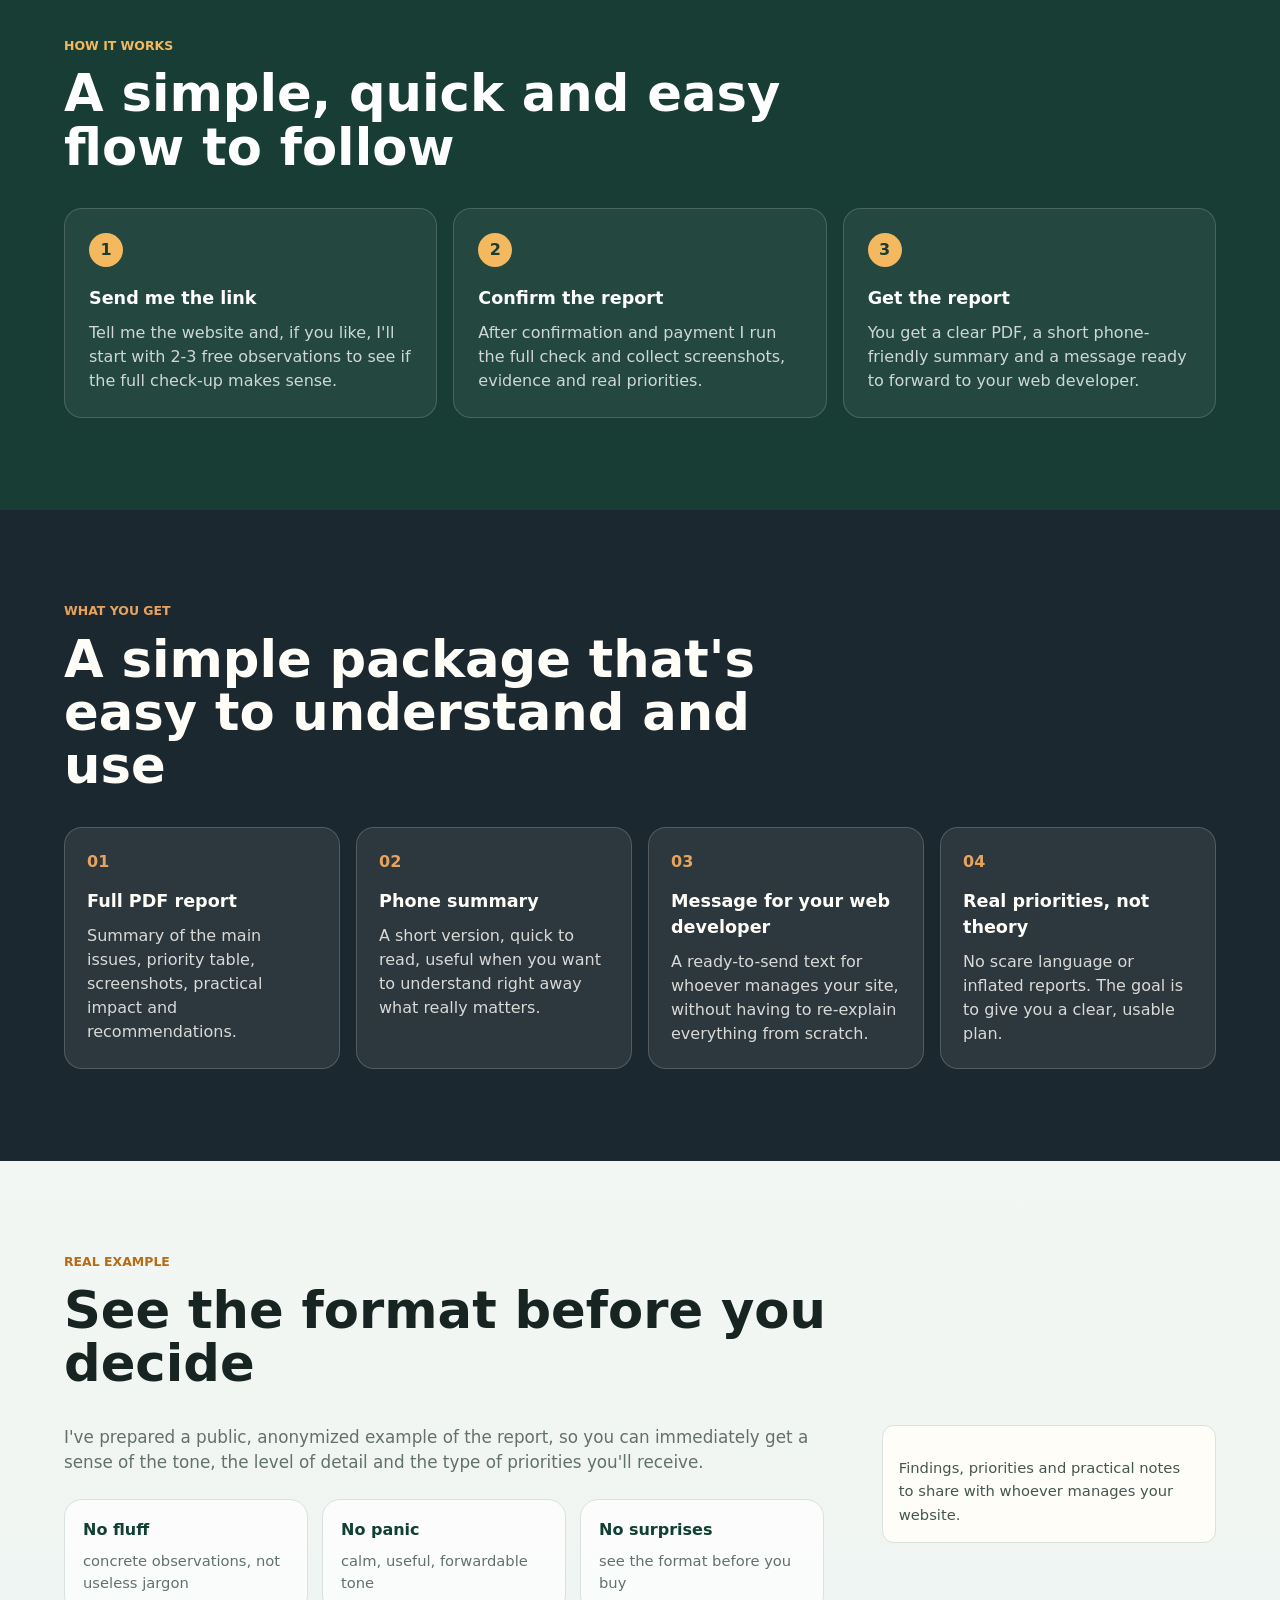
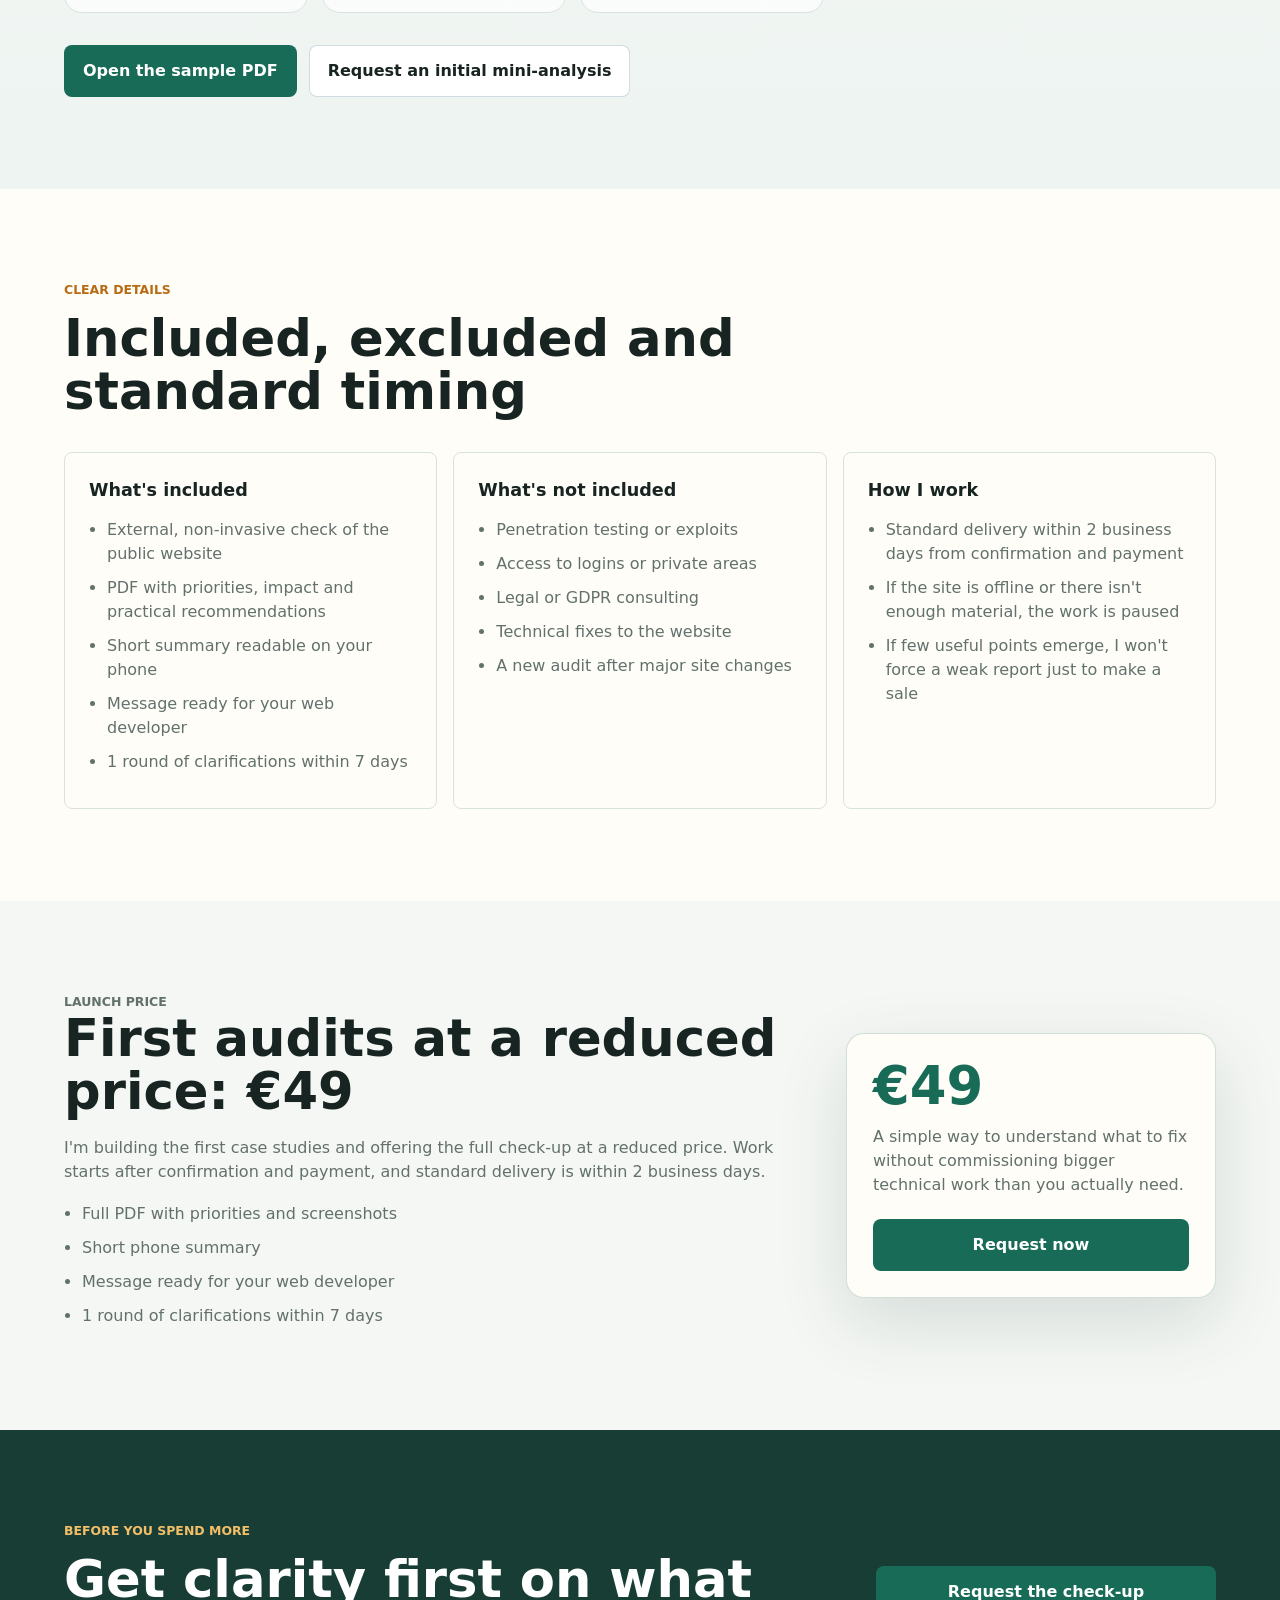
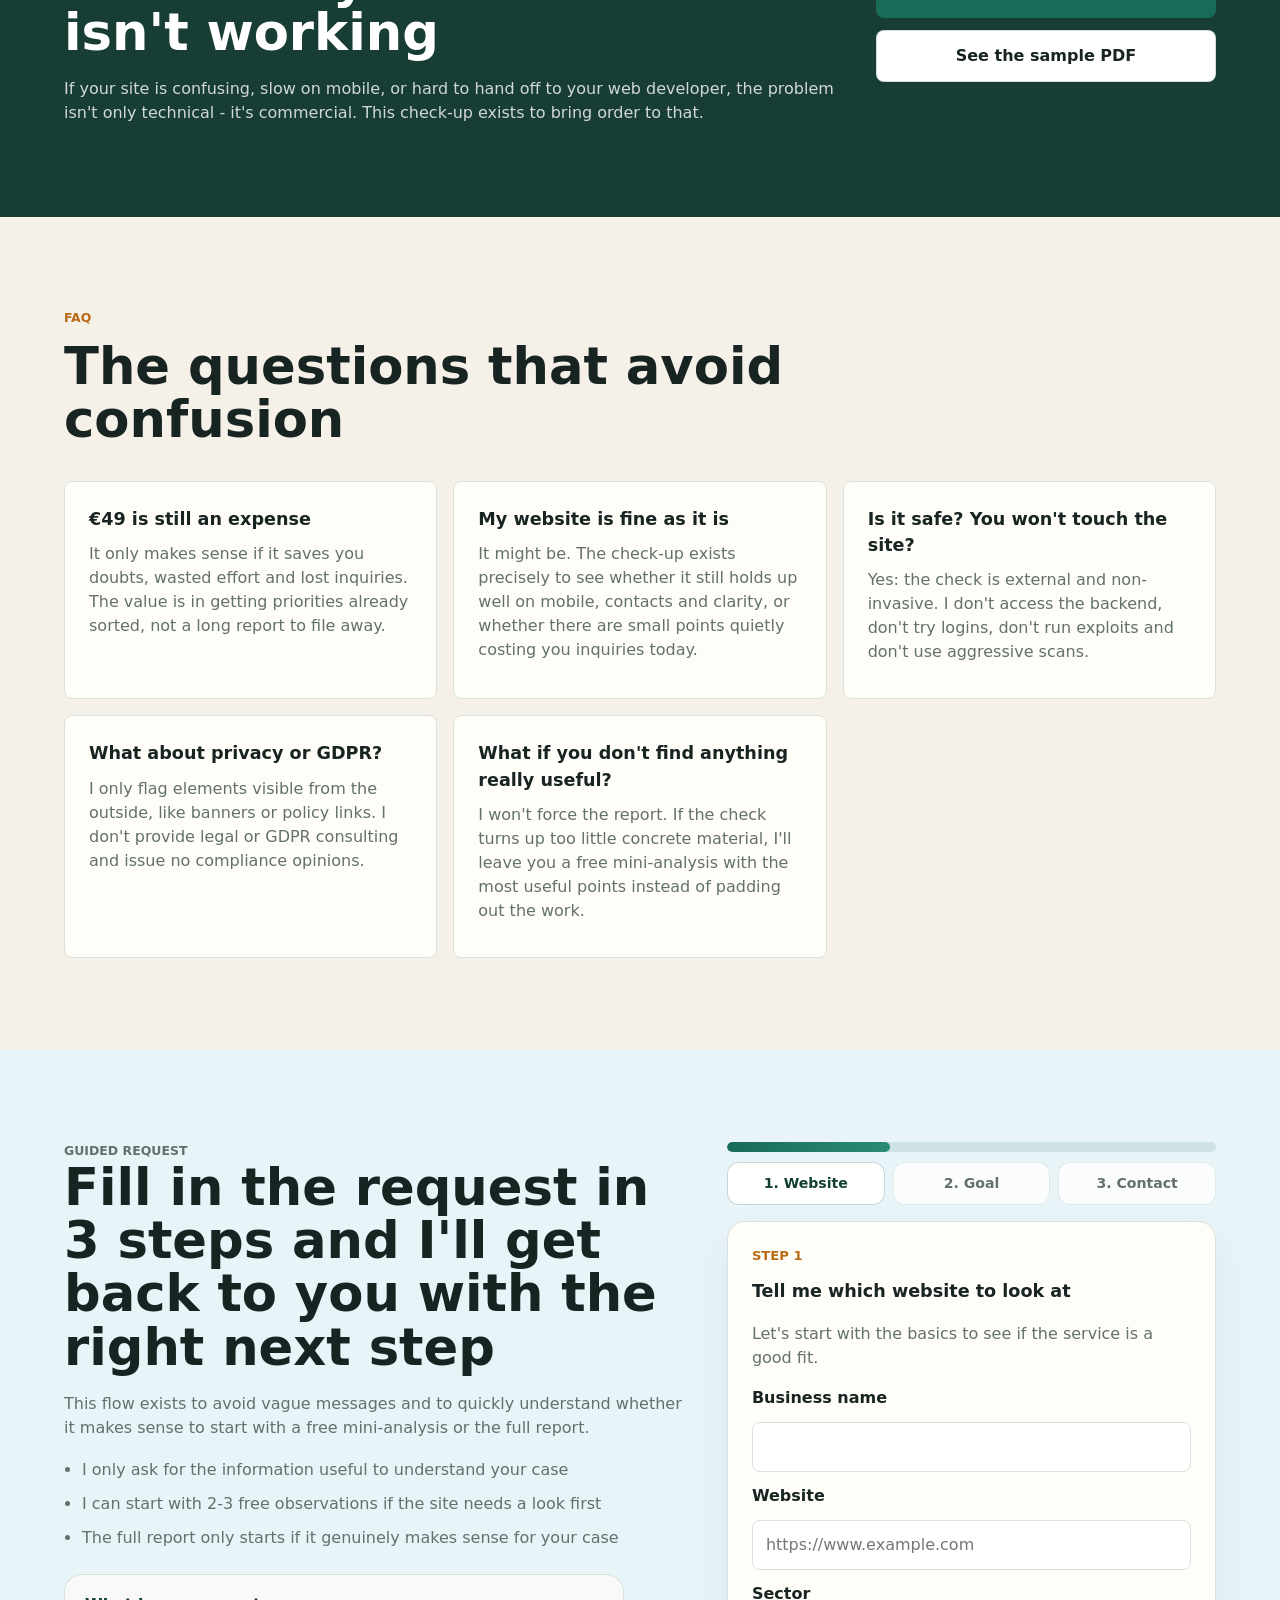
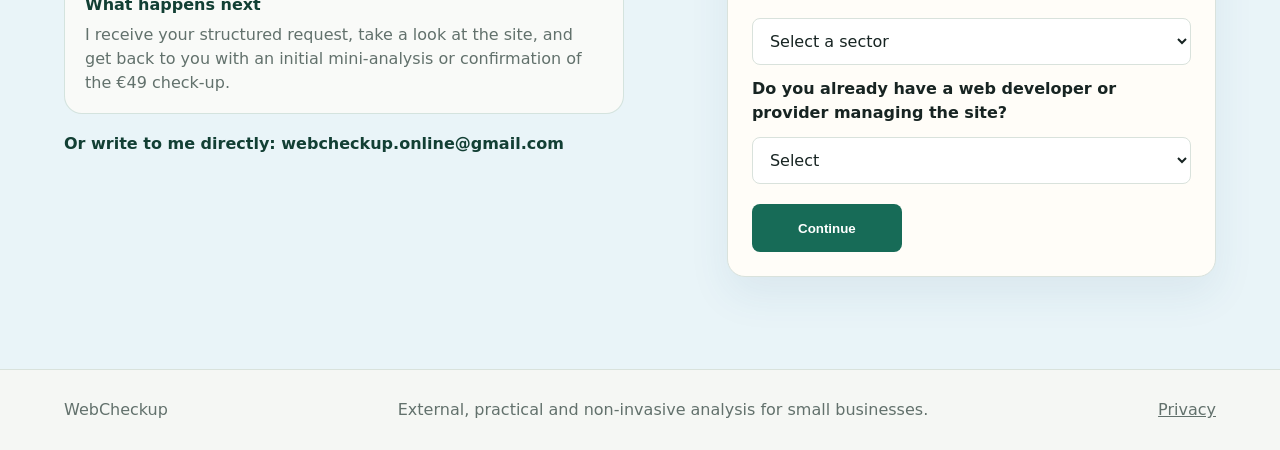
<file: landing-page/en/index.html>
<!doctype html>
<html lang="en">
  <head>
    <meta charset="utf-8">
    <meta name="viewport" content="width=device-width, initial-scale=1">
    <meta
      name="description"
      content="Practical website check-up for small businesses: trust, inquiries, mobile, speed, basic SEO, links and contacts. PDF report with priorities for €49."
    >
    <meta name="theme-color" content="#123f34">
    <meta http-equiv="Content-Security-Policy" content="default-src 'self'; base-uri 'self'; form-action https://formsubmit.co; connect-src 'self' https://formsubmit.co; img-src 'self' data:; object-src 'none'; script-src 'self'; style-src 'self'">
    <meta name="referrer" content="strict-origin-when-cross-origin">
    <title>WebCheckup | More Trust, More Clarity, More Inquiries</title>
    <link rel="icon" href="data:,">
    <link rel="stylesheet" href="../styles.css">
    <link rel="alternate" hreflang="it" href="https://www.webcheckup.online/">
    <link rel="alternate" hreflang="en" href="https://www.webcheckup.online/en/">
    <link rel="alternate" hreflang="pl" href="https://www.webcheckup.online/pl/">
    <link rel="alternate" hreflang="ro" href="https://www.webcheckup.online/ro/">
    <link rel="alternate" hreflang="x-default" href="https://www.webcheckup.online/">
  </head>
  <body>
    <div class="language-switcher">
      <a href="/">IT</a>
      <a href="/en/" class="is-active">EN</a>
      <a href="/pl/">PL</a>
      <a href="/ro/">RO</a>
    </div>
    <header class="site-header">
      <a class="brand" href="#top" aria-label="WebCheckup">
        <span class="brand-mark" aria-hidden="true">OK</span>
        <span>WebCheckup</span>
      </a>
      <nav class="nav" aria-label="Main navigation">
        <a href="#per-chi">Who it's for</a>
        <a href="#come-funziona">How it works</a>
        <a href="#report">What you get</a>
        <a href="#proof">Example</a>
        <a href="#dettagli">Details</a>
        <a href="#prezzo">Price</a>
        <a href="#faq">FAQ</a>
        <a class="nav-cta" href="#contatto">Request check-up</a>
      </nav>
    </header>

    <main id="top">
      <section class="hero">
        <div class="hero-copy">
          <p class="eyebrow">Practical check-up for small businesses</p>
          <h1>See exactly what's holding your website back before it costs you more inquiries</h1>
          <p class="hero-text">
            For €49 you get a clear report within 2 business days, with priorities, quick fixes and a message ready to forward to your web developer, without invasive testing or unnecessary jargon.
          </p>
          <ul class="hero-list">
            <li>See right away what to fix first and what can wait</li>
            <li>Get a PDF you can read comfortably on your phone</li>
            <li>Have a ready-made message to forward to your web developer</li>
          </ul>
          <div class="hero-actions">
            <a class="button primary" href="#contatto">Request the check-up</a>
          </div>
          <dl class="hero-proof" aria-label="Offer details">
            <div>
              <dt>€49</dt>
              <dd>launch price</dd>
            </div>
            <div>
              <dt>2 days</dt>
              <dd>after payment confirmed</dd>
            </div>
            <div>
              <dt>PDF</dt>
              <dd>with priorities and screenshots</dd>
            </div>
            <div>
              <dt>Zero</dt>
              <dd>invasive tests or logins</dd>
            </div>
          </dl>
          <p class="hero-note">
            If you prefer, I can start with 2-3 free observations and you decide afterwards if you need the full report.
          </p>
        </div>

        <aside class="report-preview" aria-label="Report preview">
          <div class="sample-card">
            <img src="../assets/sample-report-page-en.png" alt="Preview of a page from the PDF report">
          </div>
          <div class="preview-note">
            <strong>A concrete report</strong>
            <span>priorities, impact, recommendations and a message ready for your web developer</span>
          </div>
        </aside>
      </section>

      <section class="trust-strip" aria-label="What you get and what this isn't">
        <div class="trust-strip-intro">
          <strong>What you get</strong>
          <p>A result that's simple to understand, forward and turn into concrete actions.</p>
        </div>
        <ul class="trust-strip-list">
          <li>PDF report with priorities, practical impact and what to do</li>
          <li>Short summary you can read on your phone</li>
          <li>Message ready to forward to your web developer</li>
          <li>1 free minor revision within 7 days</li>
        </ul>
        <p class="trust-strip-note">External, non-invasive analysis - this is not a penetration test.</p>
      </section>

      <section id="per-chi" class="section fit-section">
        <div class="section-heading">
          <p class="eyebrow">Who it works well for</p>
          <h2>You don't need a huge website to lose inquiries or look neglected</h2>
        </div>
        <div class="fit-grid">
          <article class="fit-card good-fit">
            <h3>It's a good fit if you have</h3>
            <ul>
              <li>a showcase website or a small online shop</li>
              <li>a local business that gets inquiries by phone</li>
              <li>a site built a while ago and never really checked since</li>
              <li>a web developer, but you're not sure exactly what to ask them</li>
            </ul>
          </article>
          <article class="fit-card bad-fit">
            <h3>It's not a good fit if you're looking for</h3>
            <ul>
              <li>a full penetration test</li>
              <li>a legal or GDPR compliance review</li>
              <li>testing on logins, private areas or backend</li>
              <li>technical fixes already included in the price</li>
            </ul>
          </article>
        </div>
      </section>

      <section id="cosa-controllo" class="section">
        <div class="section-heading">
          <p class="eyebrow">What I check</p>
          <h2>A check-up on the points that cost you trust, clarity or inquiries</h2>
        </div>
        <div class="feature-grid">
          <article class="tone-green">
            <span class="feature-code">01</span>
            <h3>Homepage and trust</h3>
            <p>Whether, in a few seconds, it's clear what you do, where you are and how to contact you.</p>
          </article>
          <article class="tone-blue">
            <span class="feature-code">02</span>
            <h3>Speed and mobile</h3>
            <p>Loading time, readability on phone, buttons, menu and the inquiry path.</p>
          </article>
          <article class="tone-gold">
            <span class="feature-code">03</span>
            <h3>Essential SEO</h3>
            <p>Title, description, H1, local content, sitemap, robots and page structure.</p>
          </article>
          <article class="tone-red">
            <span class="feature-code">04</span>
            <h3>Visible privacy and cookies</h3>
            <p>Banner, policy, visible trackers and points to have checked by your own consultant.</p>
          </article>
          <article class="tone-green">
            <span class="feature-code">05</span>
            <h3>Links and contacts</h3>
            <p>Menu, footer, phone, email, WhatsApp, maps, forms and main CTAs.</p>
          </article>
          <article class="tone-blue">
            <span class="feature-code">06</span>
            <h3>HTTPS and technical signals</h3>
            <p>HTTPS, TLS, browser headers and technical signals visible from the outside, with no invasive testing.</p>
          </article>
        </div>
      </section>

      <section id="come-funziona" class="section process-section">
        <div class="section-heading">
          <p class="eyebrow">How it works</p>
          <h2>A simple, quick and easy flow to follow</h2>
        </div>
        <div class="process-grid">
          <article>
            <span>1</span>
            <h3>Send me the link</h3>
            <p>Tell me the website and, if you like, I'll start with 2-3 free observations to see if the full check-up makes sense.</p>
          </article>
          <article>
            <span>2</span>
            <h3>Confirm the report</h3>
            <p>After confirmation and payment I run the full check and collect screenshots, evidence and real priorities.</p>
          </article>
          <article>
            <span>3</span>
            <h3>Get the report</h3>
            <p>You get a clear PDF, a short phone-friendly summary and a message ready to forward to your web developer.</p>
          </article>
        </div>
      </section>

      <section id="report" class="section band">
        <div class="section-heading">
          <p class="eyebrow">What you get</p>
          <h2>A simple package that's easy to understand and use</h2>
        </div>
        <div class="deliverables-grid">
          <article class="deliverable-card">
            <span>01</span>
            <h3>Full PDF report</h3>
            <p>Summary of the main issues, priority table, screenshots, practical impact and recommendations.</p>
          </article>
          <article class="deliverable-card">
            <span>02</span>
            <h3>Phone summary</h3>
            <p>A short version, quick to read, useful when you want to understand right away what really matters.</p>
          </article>
          <article class="deliverable-card">
            <span>03</span>
            <h3>Message for your web developer</h3>
            <p>A ready-to-send text for whoever manages your site, without having to re-explain everything from scratch.</p>
          </article>
          <article class="deliverable-card proof-card">
            <span>04</span>
            <h3>Real priorities, not theory</h3>
            <p>No scare language or inflated reports. The goal is to give you a clear, usable plan.</p>
          </article>
        </div>
      </section>

      <section id="proof" class="section proof-section">
        <div class="section-heading">
          <p class="eyebrow">Real example</p>
          <h2>See the format before you decide</h2>
        </div>
        <div class="proof-layout">
          <div class="proof-copy">
            <p>
              I've prepared a public, anonymized example of the report, so you can immediately get a sense of the tone, the level of detail and the type of priorities you'll receive.
            </p>
            <div class="proof-points">
              <div>
                <strong>No fluff</strong>
                <span>concrete observations, not useless jargon</span>
              </div>
              <div>
                <strong>No panic</strong>
                <span>calm, useful, forwardable tone</span>
              </div>
              <div>
                <strong>No surprises</strong>
                <span>see the format before you buy</span>
              </div>
            </div>
            <div class="hero-actions">
              <a class="button primary" href="../assets/public-sample-report-en.pdf">Open the sample PDF</a>
              <a class="button secondary" href="#contatto">Request an initial mini-analysis</a>
            </div>
          </div>
          <figure class="proof-preview">
            <a href="../assets/public-sample-report-en.pdf" aria-label="Open the sample report PDF">
              <img src="../assets/sample-report-priorities-en.png" alt="A report page showing findings and priorities" loading="lazy">
            </a>
            <figcaption>Findings, priorities and practical notes to share with whoever manages your website.</figcaption>
          </figure>
        </div>
      </section>

      <section id="dettagli" class="section details-section">
        <div class="section-heading">
          <p class="eyebrow">Clear details</p>
          <h2>Included, excluded and standard timing</h2>
        </div>
        <div class="details-grid">
          <article class="details-card">
            <h3>What's included</h3>
            <ul>
              <li>External, non-invasive check of the public website</li>
              <li>PDF with priorities, impact and practical recommendations</li>
              <li>Short summary readable on your phone</li>
              <li>Message ready for your web developer</li>
              <li>1 round of clarifications within 7 days</li>
            </ul>
          </article>
          <article class="details-card">
            <h3>What's not included</h3>
            <ul>
              <li>Penetration testing or exploits</li>
              <li>Access to logins or private areas</li>
              <li>Legal or GDPR consulting</li>
              <li>Technical fixes to the website</li>
              <li>A new audit after major site changes</li>
            </ul>
          </article>
          <article class="details-card">
            <h3>How I work</h3>
            <ul>
              <li>Standard delivery within 2 business days from confirmation and payment</li>
              <li>If the site is offline or there isn't enough material, the work is paused</li>
              <li>If few useful points emerge, I won't force a weak report just to make a sale</li>
            </ul>
          </article>
        </div>
      </section>

      <section id="prezzo" class="section price-section">
        <div class="price-panel">
          <div>
            <p class="eyebrow">Launch price</p>
            <h2>First audits at a reduced price: €49</h2>
            <p>
              I'm building the first case studies and offering the full check-up at a reduced price. Work starts after confirmation and payment, and standard delivery is within 2 business days.
            </p>
            <ul class="price-list">
              <li>Full PDF with priorities and screenshots</li>
              <li>Short phone summary</li>
              <li>Message ready for your web developer</li>
              <li>1 round of clarifications within 7 days</li>
            </ul>
          </div>
          <div class="price-card">
            <span class="price">€49</span>
            <p>A simple way to understand what to fix without commissioning bigger technical work than you actually need.</p>
            <a class="button primary full" href="#contatto">Request now</a>
          </div>
        </div>
      </section>

      <section class="section cta-band">
        <div class="cta-band-copy">
          <p class="eyebrow">Before you spend more</p>
          <h2>Get clarity first on what isn't working</h2>
          <p>
            If your site is confusing, slow on mobile, or hard to hand off to your web developer, the problem isn't only technical - it's commercial. This check-up exists to bring order to that.
          </p>
        </div>
        <div class="cta-band-actions">
          <a class="button primary full" href="#contatto">Request the check-up</a>
          <a class="button secondary full" href="../assets/public-sample-report-en.pdf">See the sample PDF</a>
        </div>
      </section>

      <section id="faq" class="section faq-section">
        <div class="section-heading">
          <p class="eyebrow">FAQ</p>
          <h2>The questions that avoid confusion</h2>
        </div>
        <div class="faq-grid">
          <article>
            <h3>€49 is still an expense</h3>
            <p>It only makes sense if it saves you doubts, wasted effort and lost inquiries. The value is in getting priorities already sorted, not a long report to file away.</p>
          </article>
          <article>
            <h3>My website is fine as it is</h3>
            <p>It might be. The check-up exists precisely to see whether it still holds up well on mobile, contacts and clarity, or whether there are small points quietly costing you inquiries today.</p>
          </article>
          <article>
            <h3>Is it safe? You won't touch the site?</h3>
            <p>Yes: the check is external and non-invasive. I don't access the backend, don't try logins, don't run exploits and don't use aggressive scans.</p>
          </article>
          <article>
            <h3>What about privacy or GDPR?</h3>
            <p>I only flag elements visible from the outside, like banners or policy links. I don't provide legal or GDPR consulting and issue no compliance opinions.</p>
          </article>
          <article>
            <h3>What if you don't find anything really useful?</h3>
            <p>I won't force the report. If the check turns up too little concrete material, I'll leave you a free mini-analysis with the most useful points instead of padding out the work.</p>
          </article>
        </div>
      </section>

      <section id="contatto" class="section contact-section">
        <div class="contact-copy">
          <p class="eyebrow">Guided request</p>
          <h2>Fill in the request in 3 steps and I'll get back to you with the right next step</h2>
          <p>
            This flow exists to avoid vague messages and to quickly understand whether it makes sense to start with a free mini-analysis or the full report.
          </p>
          <ul class="contact-points">
            <li>I only ask for the information useful to understand your case</li>
            <li>I can start with 2-3 free observations if the site needs a look first</li>
            <li>The full report only starts if it genuinely makes sense for your case</li>
          </ul>
          <div class="intake-sidecard">
            <strong>What happens next</strong>
            <span>I receive your structured request, take a look at the site, and get back to you with an initial mini-analysis or confirmation of the €49 check-up.</span>
          </div>
          <a class="email-link" href="mailto:webcheckup.online@gmail.com">Or write to me directly: webcheckup.online@gmail.com</a>
        </div>
        <div class="intake-shell">
          <div class="intake-progress" aria-label="Request progress">
            <div class="progress-bar"><span class="progress-fill" data-progress-fill></span></div>
            <div class="progress-steps">
              <div class="progress-step is-active" data-step-indicator="1">1. Website</div>
              <div class="progress-step" data-step-indicator="2">2. Goal</div>
              <div class="progress-step" data-step-indicator="3">3. Contact</div>
            </div>
          </div>

          <div class="intake-success" id="intake-success" hidden>
            <h3>Request sent</h3>
            <p>
              I've received your website details. I'll get back to you with the most sensible next step: an initial mini-analysis or confirmation of the full check-up.
            </p>
          </div>

          <div class="intake-error" id="intake-error" hidden>
            <strong>Submission failed.</strong>
            <span>You can try again shortly or write to me directly at `webcheckup.online@gmail.com`.</span>
          </div>

          <form
            class="contact-form intake-form"
            id="intake-form"
            action="https://formsubmit.co/e8ec857b0d8bfe719a8a391d716536b2"
            method="post"
          >
            <input type="hidden" name="_subject" value="New request (EN) - WebCheckup">
            <input type="hidden" name="_template" value="table">
            <input type="hidden" name="_next" id="intake-next" value="">
            <input type="hidden" name="_honey" value="">
            <input type="hidden" name="Fonte" value="landing-page-en">
            <input type="hidden" name="Tipo richiesta" id="request-type-field" value="To be assessed">
            <input type="hidden" name="Riepilogo funnel" id="intake-summary-field" value="">

            <section class="intake-step is-active" data-step="1">
              <p class="step-kicker">Step 1</p>
              <h3>Tell me which website to look at</h3>
              <p class="step-copy">Let's start with the basics to see if the service is a good fit.</p>

              <label for="name">Business name</label>
              <input id="name" name="Nome attività" type="text" autocomplete="organization" required>

              <label for="website">Website</label>
              <input id="website" name="Sito web" type="url" placeholder="https://www.example.com" required>

              <label for="sector">Sector</label>
              <select id="sector" name="Settore" required>
                <option value="">Select a sector</option>
                <option>Farm stay / B&amp;B</option>
                <option>Restaurant / Bar</option>
                <option>Farm / Winery</option>
                <option>Craftsperson / Local services</option>
                <option>Gym / Wellness</option>
                <option>Small e-commerce shop</option>
                <option>Other</option>
              </select>

              <label for="webmaster">Do you already have a web developer or provider managing the site?</label>
              <select id="webmaster" name="Webmaster già presente" required>
                <option value="">Select</option>
                <option>Yes</option>
                <option>No</option>
                <option>Not sure / partly</option>
              </select>
            </section>

            <section class="intake-step" data-step="2" hidden>
              <p class="step-kicker">Step 2</p>
              <h3>What's the issue to clarify?</h3>
              <p class="step-copy">This helps me understand if the need is more commercial, more technical, or a bit of both.</p>

              <label for="goal">Main goal</label>
              <input id="goal" name="Obiettivo principale" type="text" placeholder="More calls, more inquiries, more clarity..." required>

              <label for="priority">What worries you most right now?</label>
              <select id="priority" name="Preoccupazione principale" required>
                <option value="">Select</option>
                <option>The site doesn't feel convincing or looks neglected</option>
                <option>It doesn't work well on mobile</option>
                <option>I get few inquiries or contacts</option>
                <option>I want to know if there are important visible problems</option>
                <option>I'm not sure where to start</option>
              </select>

              <fieldset class="choice-grid">
                <legend>How would you like to start?</legend>
                <label class="choice-card">
                  <input type="radio" name="Come vuoi partire" value="Free initial mini-analysis" checked>
                  <span>Free initial mini-analysis</span>
                  <small>I'll look at 2-3 points first, then we decide together if the full report makes sense.</small>
                </label>
                <label class="choice-card">
                  <input type="radio" name="Come vuoi partire" value="Straight to the €49 check-up">
                  <span>Straight to the €49 check-up</span>
                  <small>If you already know you want the full report, tell me here.</small>
                </label>
              </fieldset>

              <label for="message">Useful notes</label>
              <textarea id="message" name="Note utili" rows="5" placeholder="If you like, write here what worries you most about the site or what you'd like to improve."></textarea>
            </section>

            <section class="intake-step" data-step="3" hidden>
              <p class="step-kicker">Step 3</p>
              <h3>Leave me the right contact</h3>
              <p class="step-copy">Last step: this way I can get back to you without unnecessary back and forth.</p>

              <label for="email">Email</label>
              <input id="email" name="Email" type="email" autocomplete="email" required>

              <label for="contact-name">Contact name</label>
              <input id="contact-name" name="Nome referente" type="text" autocomplete="name" required>

              <label for="phone">Phone or WhatsApp (optional)</label>
              <input id="phone" name="Telefono o WhatsApp" type="tel" placeholder="Phone or WhatsApp number">

              <label for="timing">Preferred timing</label>
              <select id="timing" name="Tempistica desiderata" required>
                <option value="">Select</option>
                <option>Just want to understand if the check-up makes sense</option>
                <option>Within the next 7 days</option>
                <option>Within this month</option>
                <option>Later, but exploring for now</option>
              </select>

              <label class="consent-line">
                <input type="checkbox" id="consent" name="Conferma sito pubblico" value="Sì" required>
                <span>I confirm the website listed is public and that I can request an external, non-invasive review.</span>
              </label>
              <label class="consent-line">
                <input type="checkbox" id="privacy-ack" name="Conferma informativa privacy" value="Sì" required>
                <span>I have read the <a href="privacy.html">privacy notice</a>.</span>
              </label>

              <div class="intake-summary" id="intake-summary"></div>
            </section>

            <div class="form-nav">
              <button class="button secondary" type="button" data-step-back hidden>Back</button>
              <button class="button primary" type="button" data-step-next>Continue</button>
              <button class="button primary" type="submit" data-step-submit hidden>Send request</button>
            </div>
          </form>
        </div>
      </section>
    </main>

    <footer class="site-footer">
      <p>WebCheckup</p>
      <p>External, practical and non-invasive analysis for small businesses.</p>
      <p><a href="privacy.html">Privacy</a></p>
    </footer>

    <div class="mobile-cta">
      <a class="button primary full" href="#contatto">Request the check-up</a>
    </div>
    <script src="../intake.js?v=4"></script>
  </body>
</html>
</file>
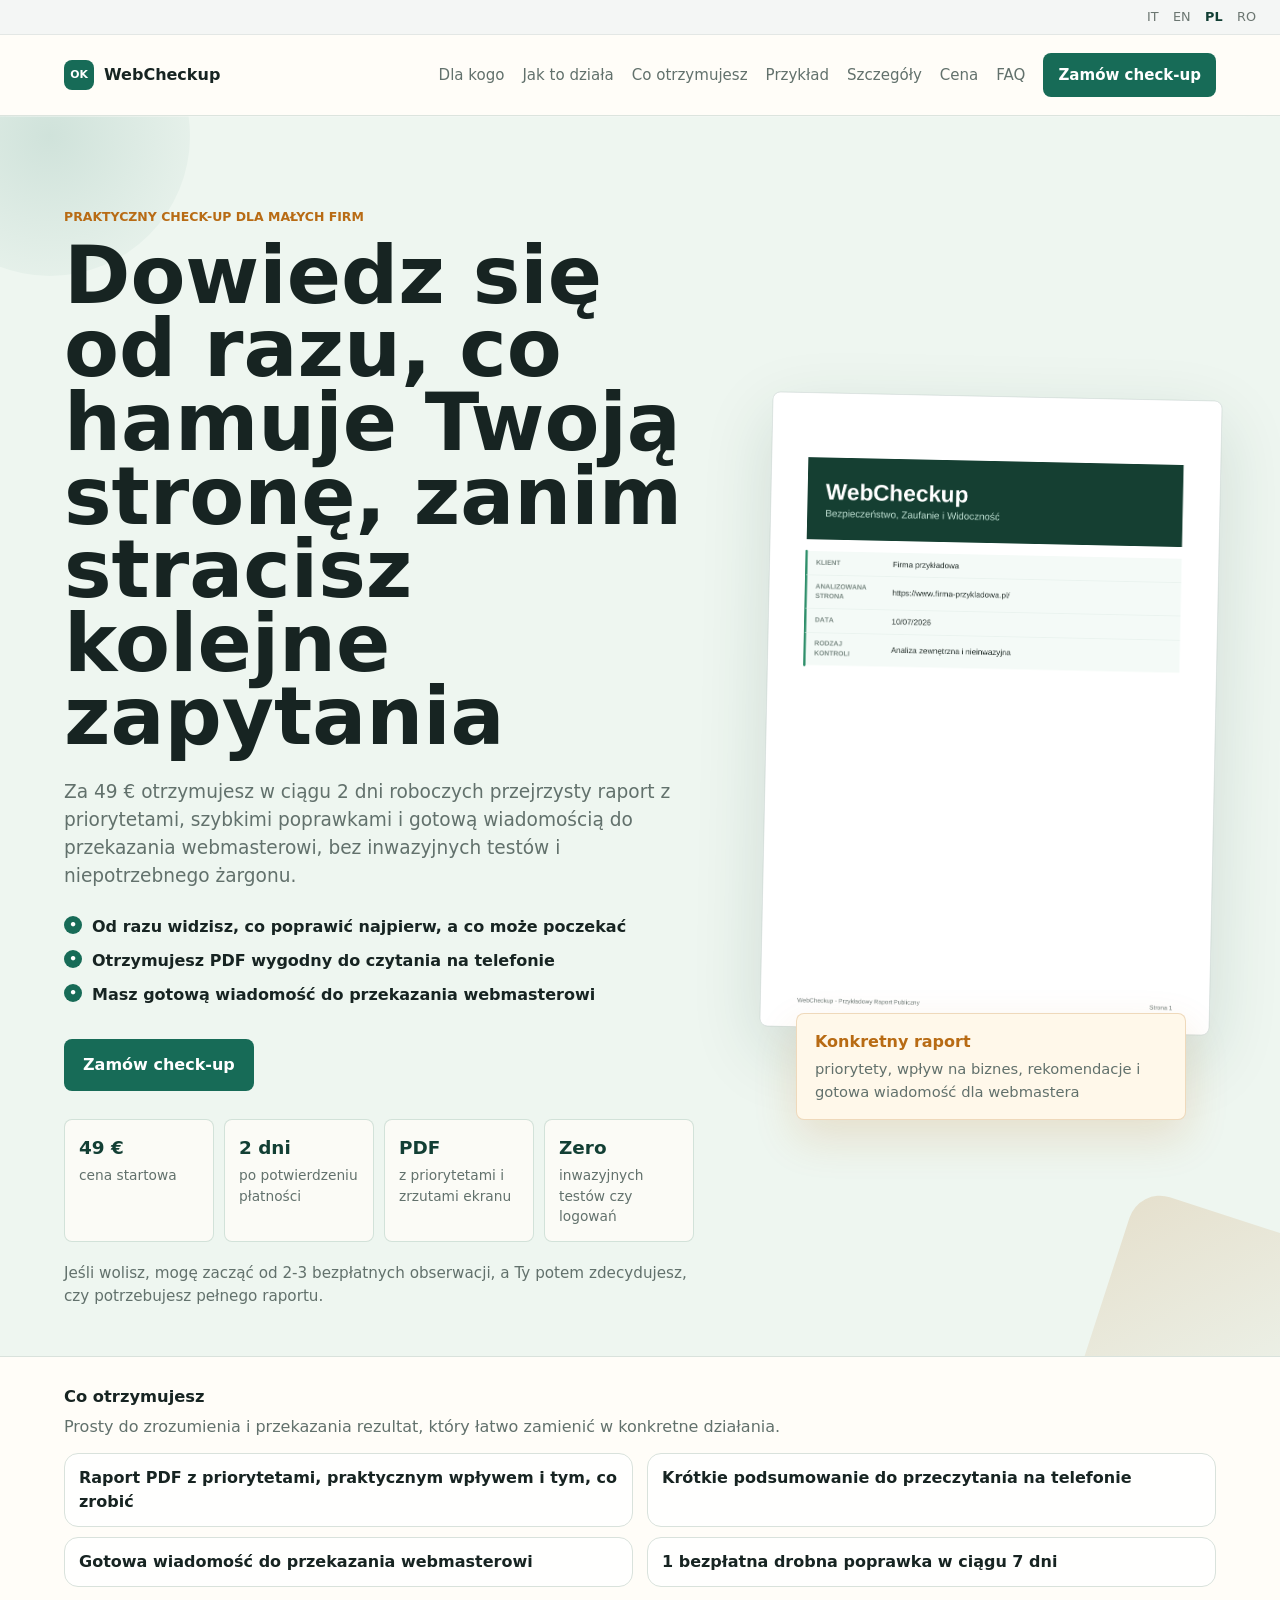
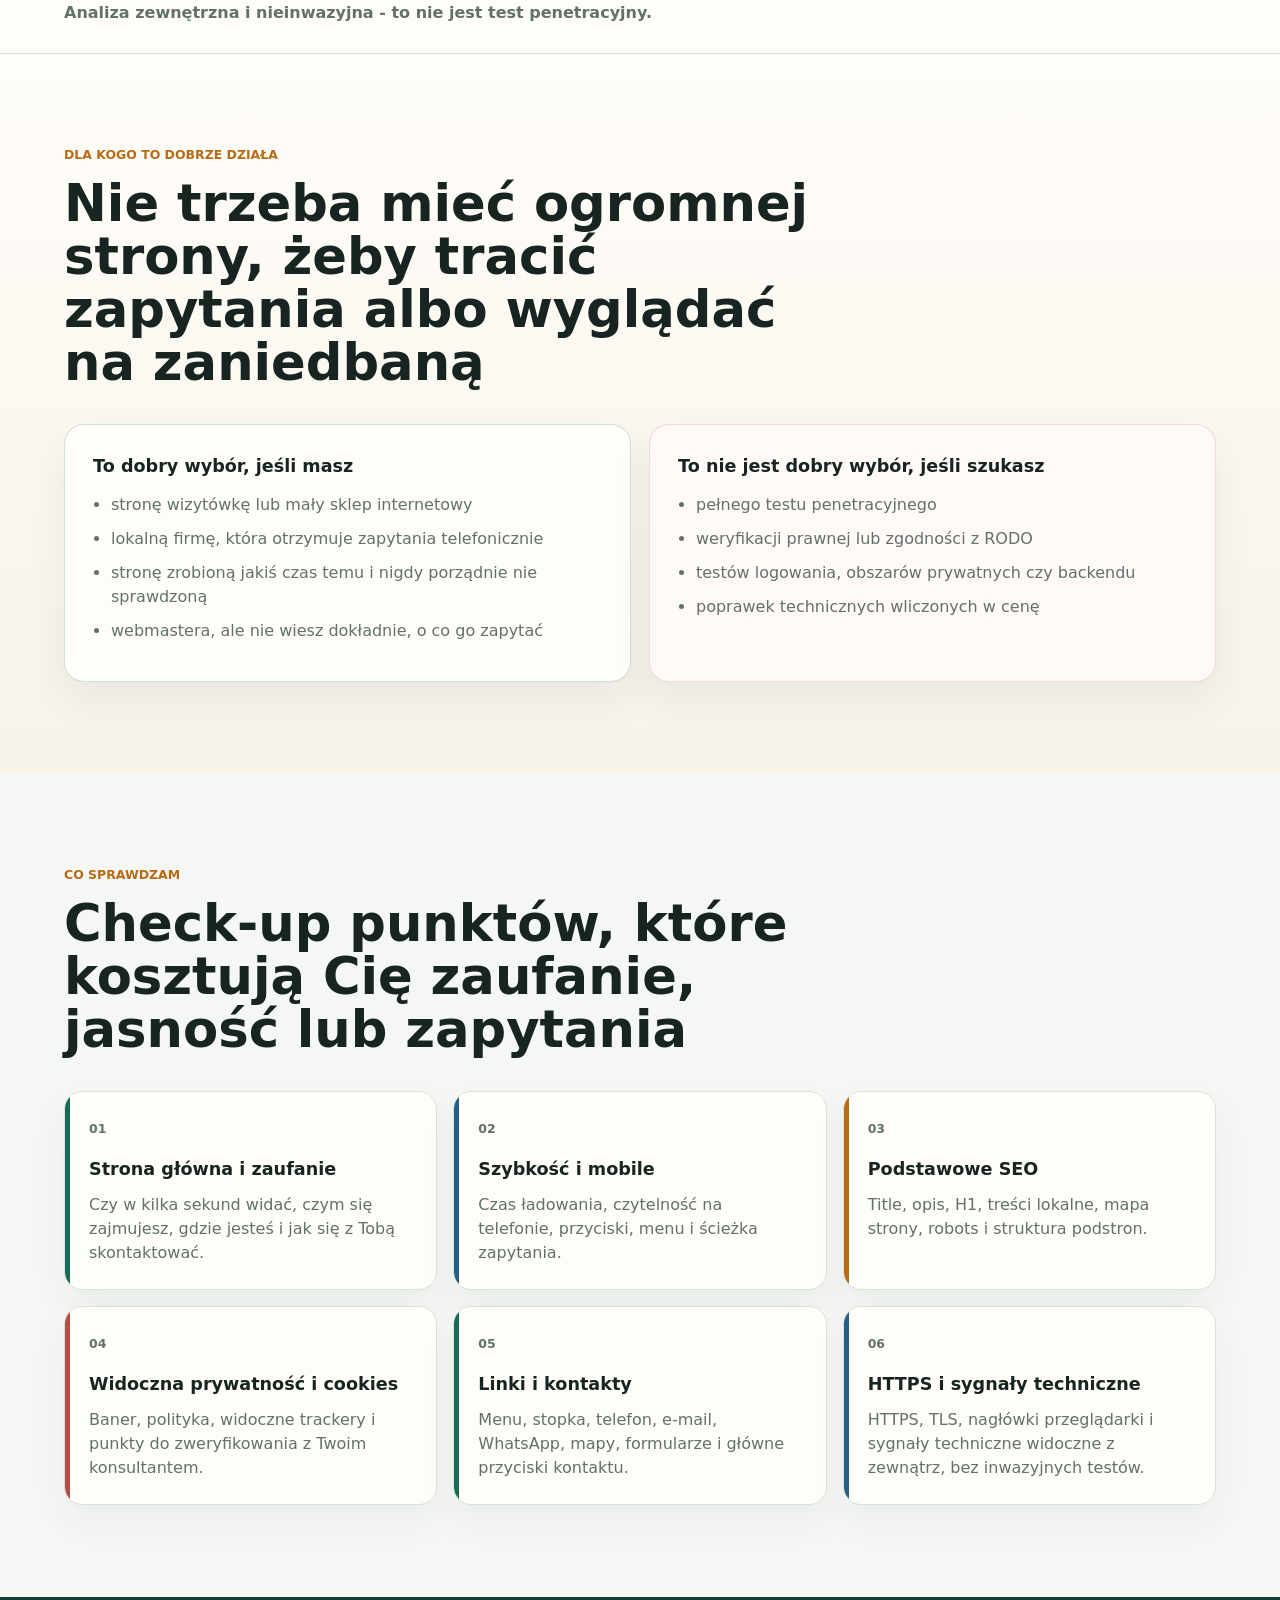
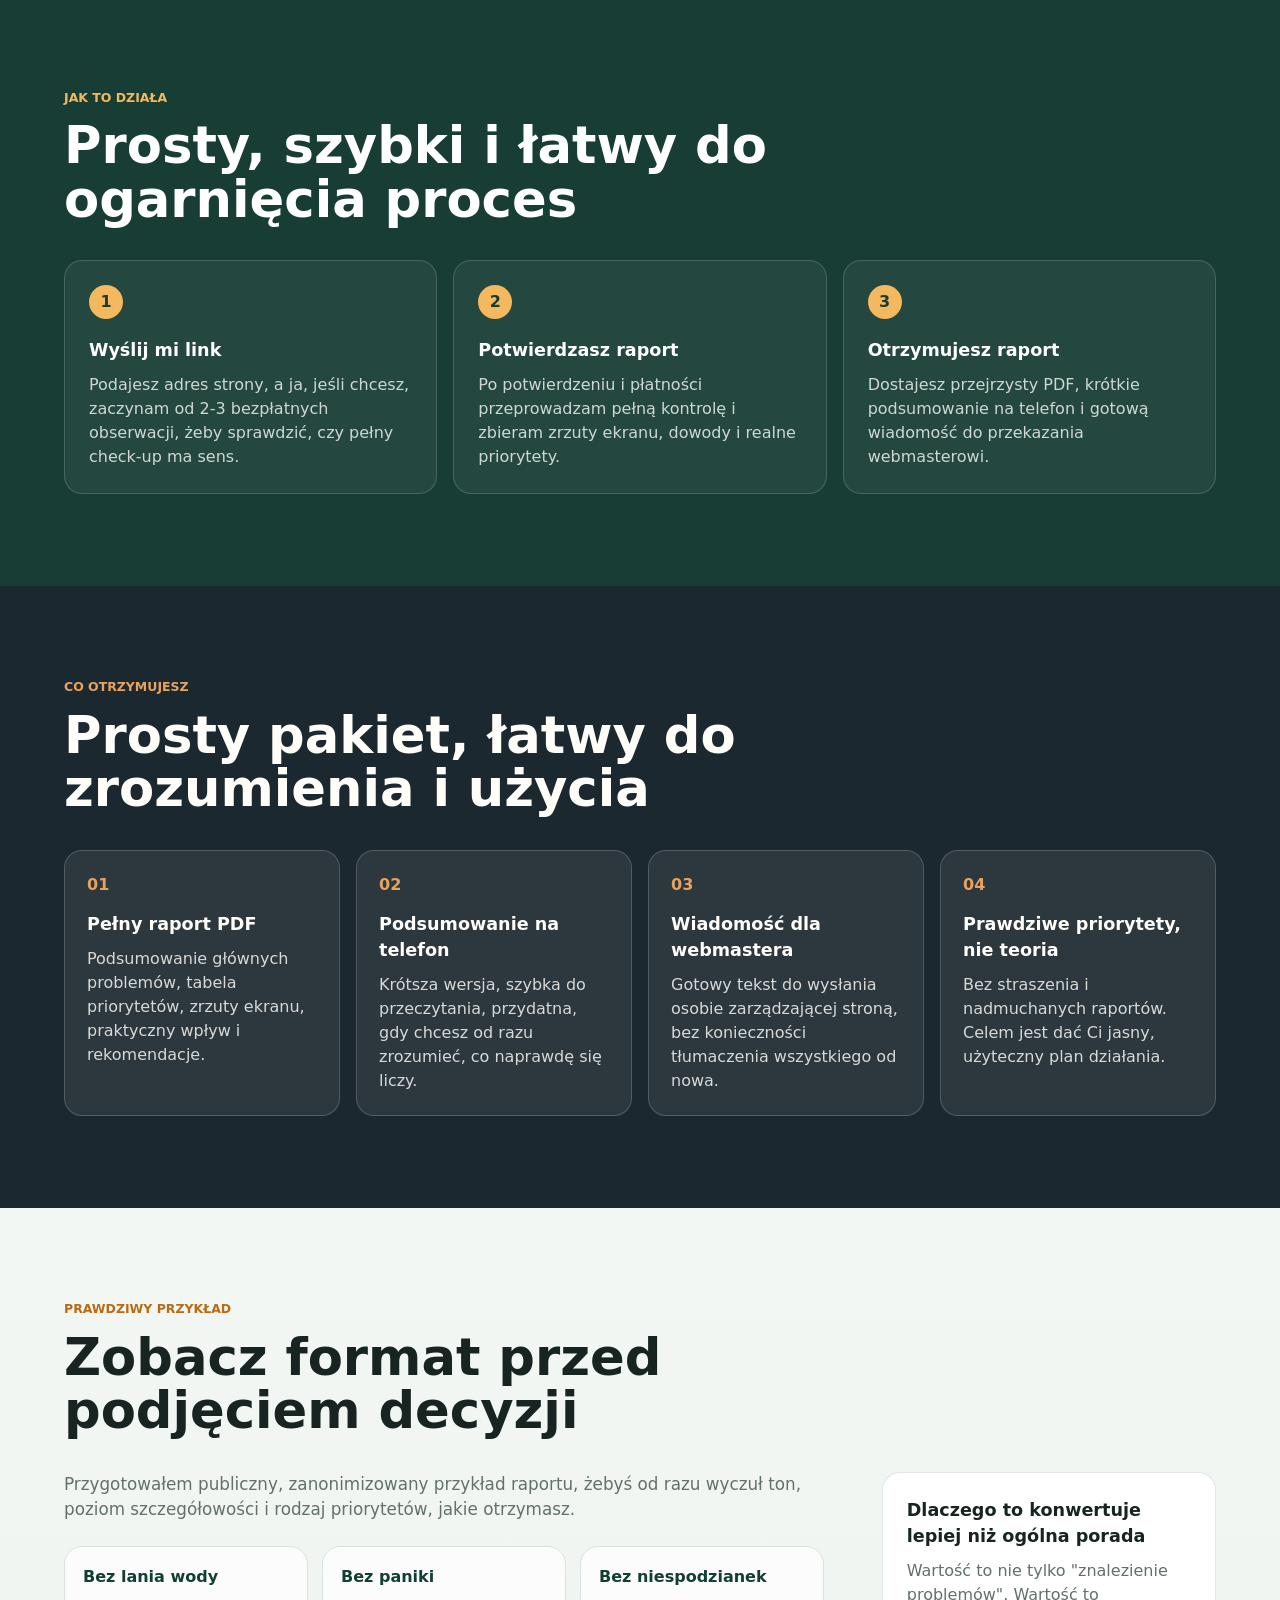
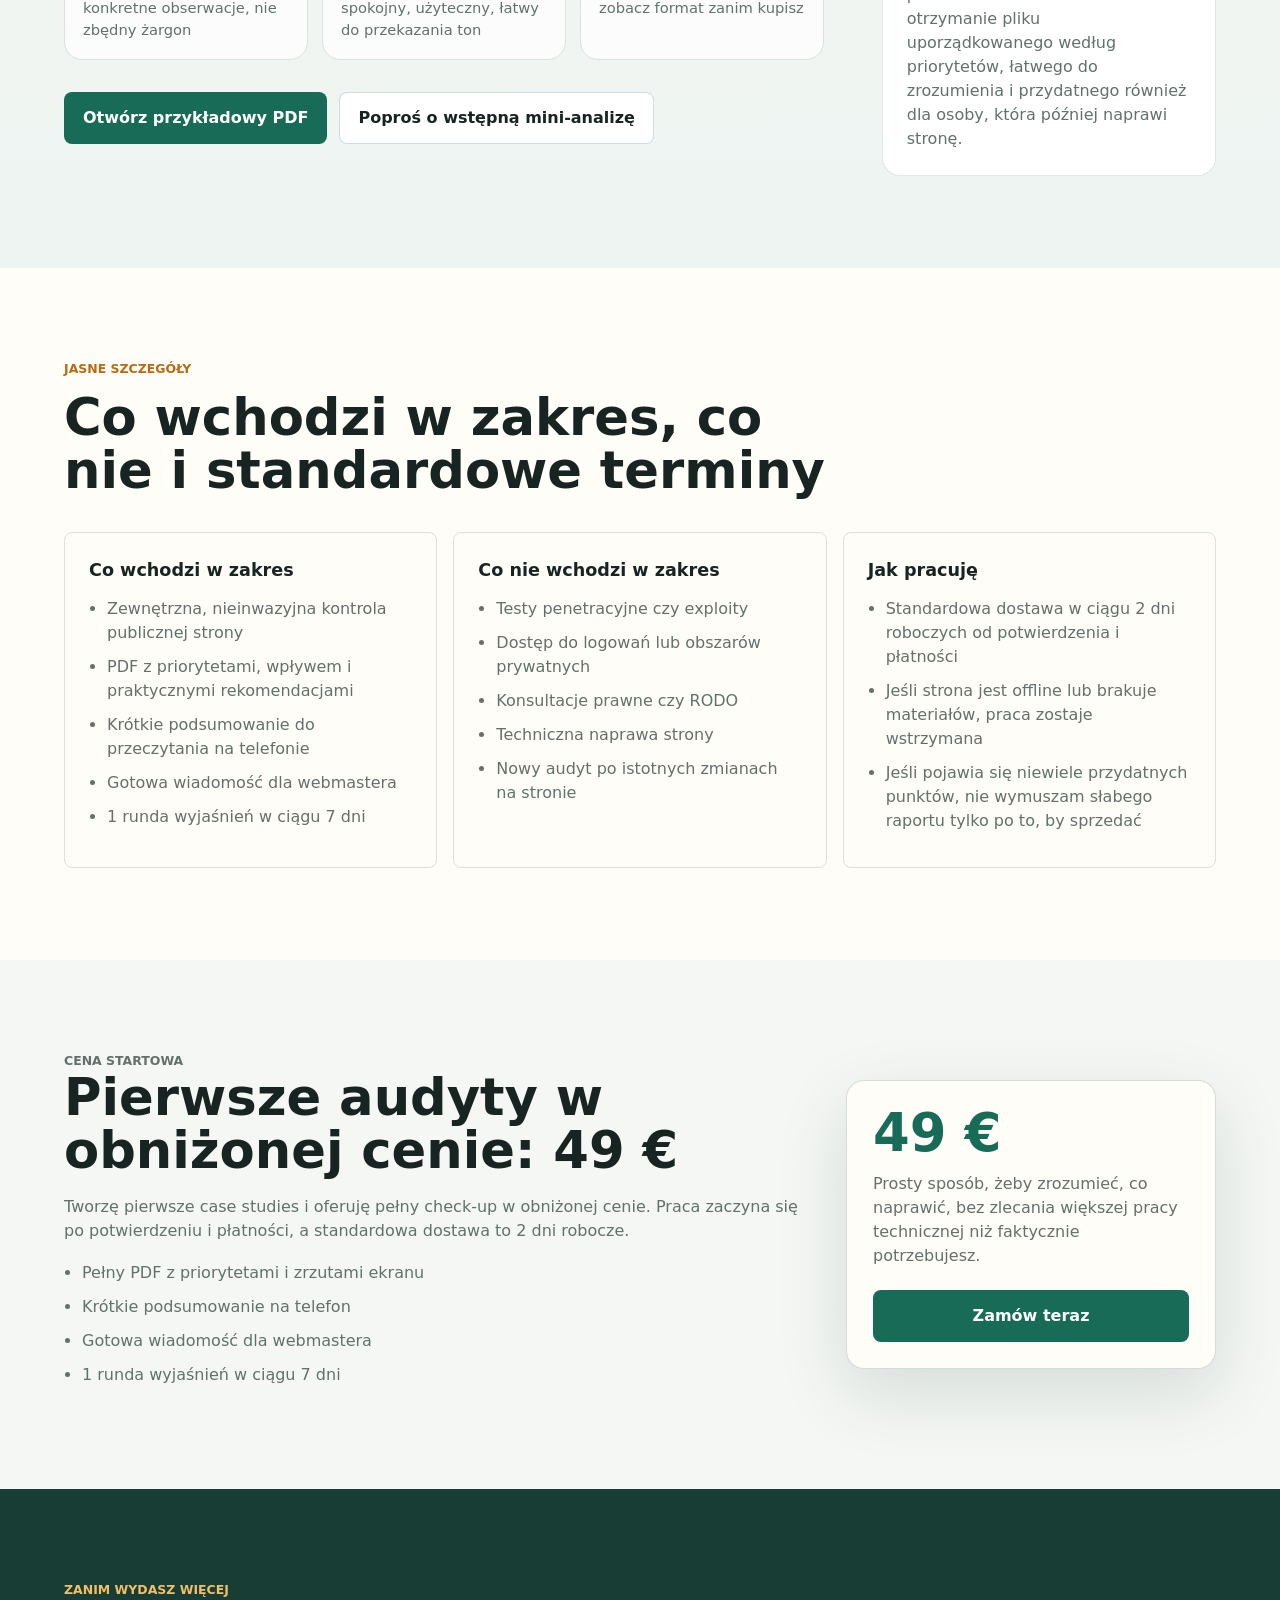
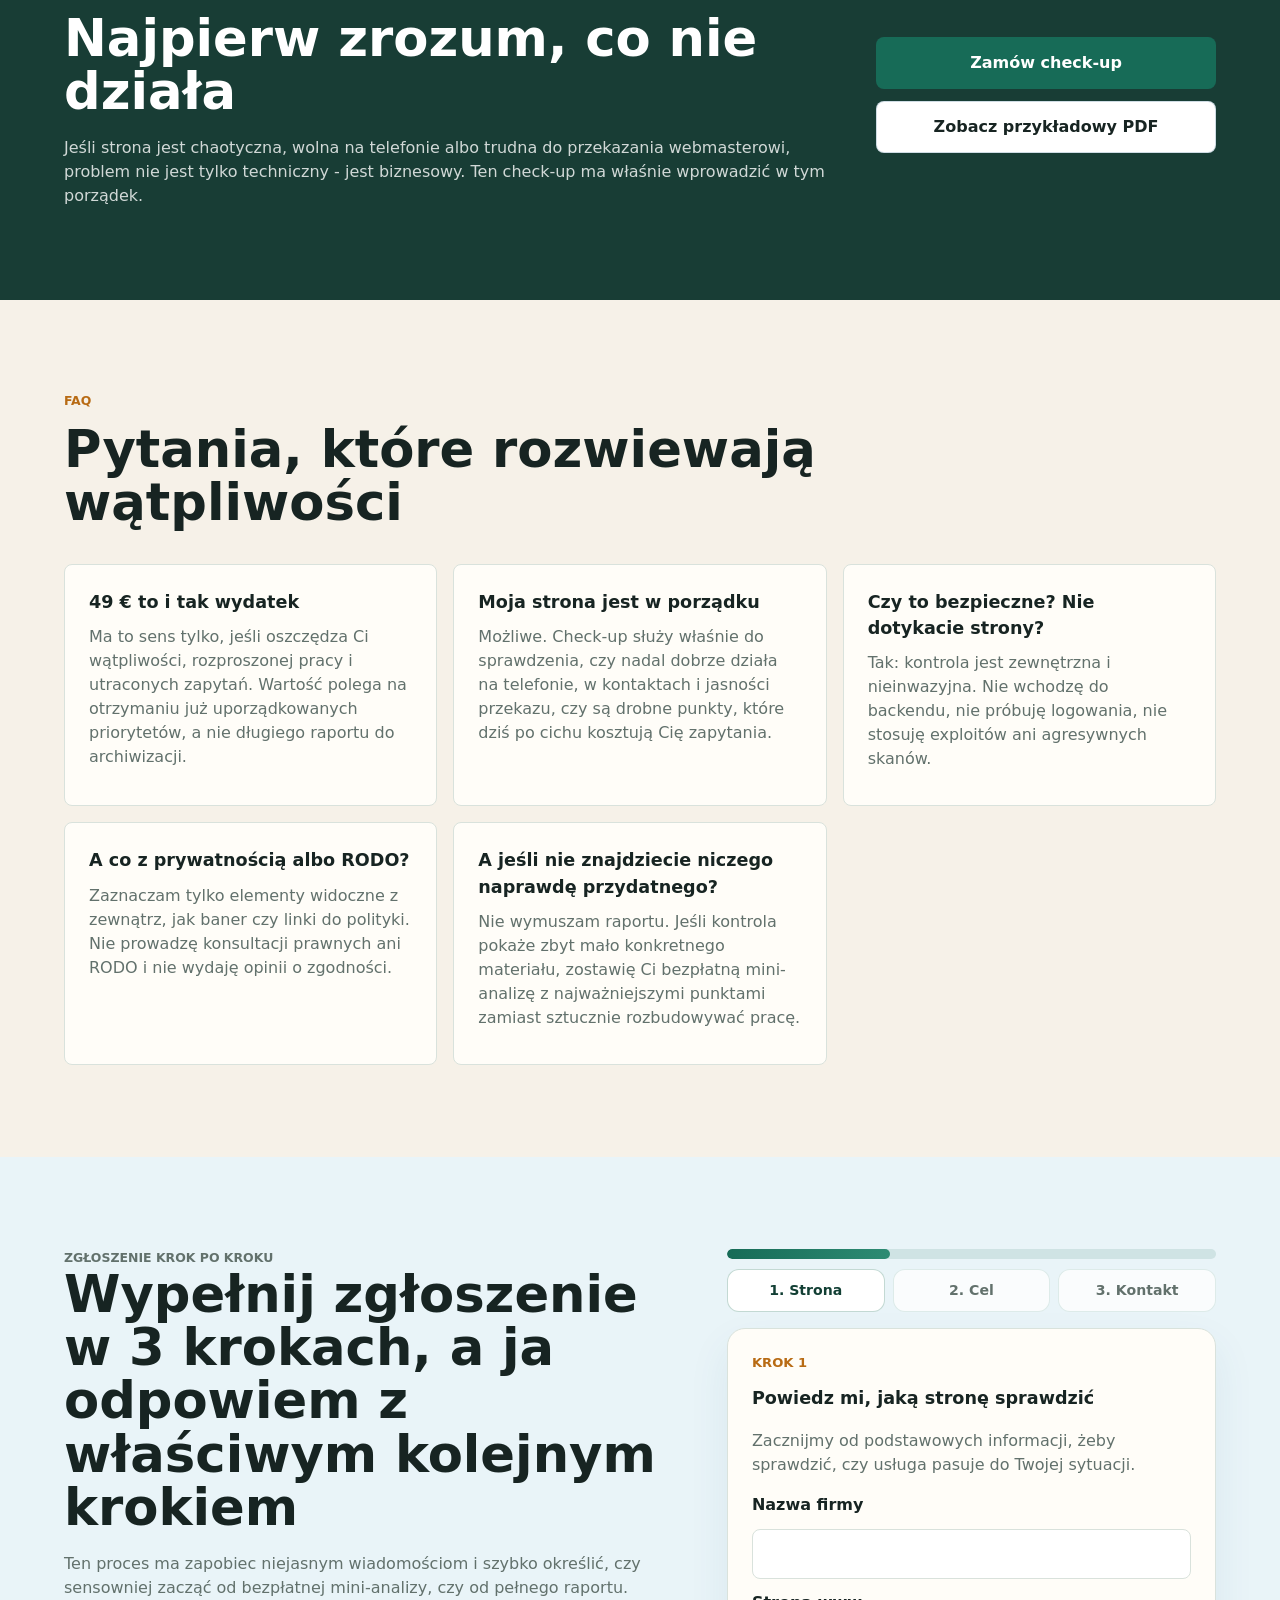
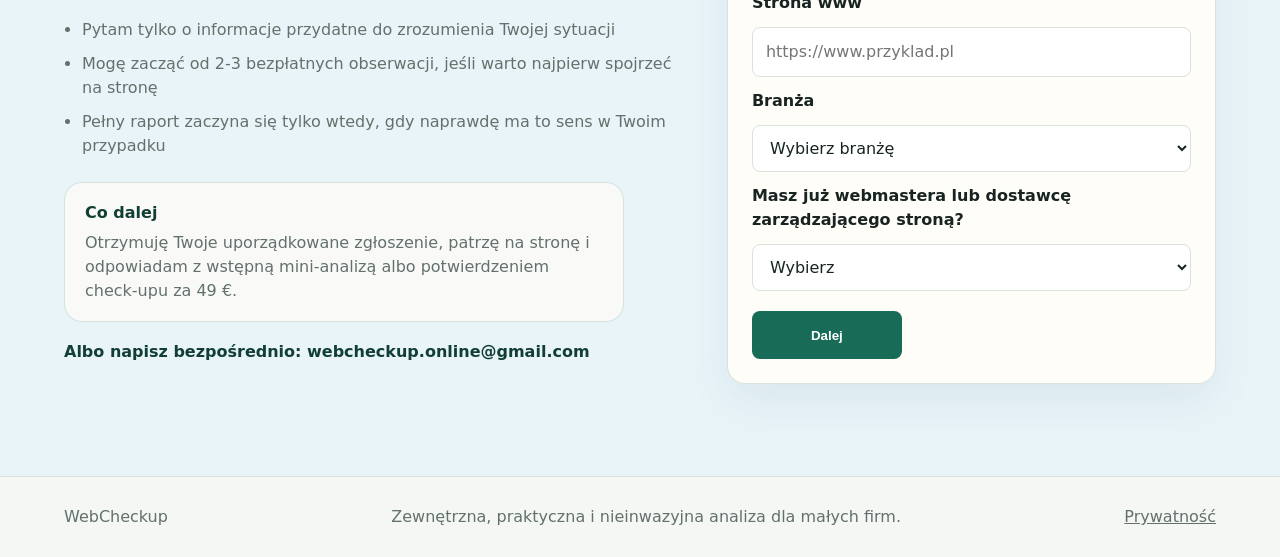
<file: landing-page/pl/index.html>
<!doctype html>
<html lang="pl">
  <head>
    <meta charset="utf-8">
    <meta name="viewport" content="width=device-width, initial-scale=1">
    <meta
      name="description"
      content="Praktyczny check-up strony dla małych firm: zaufanie, zapytania, mobile, szybkość, podstawowe SEO, linki i kontakt. Raport PDF z priorytetami za 49 €."
    >
    <meta name="theme-color" content="#123f34">
    <meta http-equiv="Content-Security-Policy" content="default-src 'self'; base-uri 'self'; form-action https://formsubmit.co; connect-src 'self' https://formsubmit.co; img-src 'self' data:; object-src 'none'; script-src 'self'; style-src 'self'">
    <meta name="referrer" content="strict-origin-when-cross-origin">
    <title>WebCheckup | Więcej Zaufania, Więcej Jasności, Więcej Zapytań</title>
    <link rel="icon" href="data:,">
    <link rel="stylesheet" href="../styles.css">
    <link rel="alternate" hreflang="it" href="https://www.webcheckup.online/">
    <link rel="alternate" hreflang="en" href="https://www.webcheckup.online/en/">
    <link rel="alternate" hreflang="pl" href="https://www.webcheckup.online/pl/">
    <link rel="alternate" hreflang="ro" href="https://www.webcheckup.online/ro/">
    <link rel="alternate" hreflang="x-default" href="https://www.webcheckup.online/">
  </head>
  <body>
    <div class="language-switcher">
      <a href="/">IT</a>
      <a href="/en/">EN</a>
      <a href="/pl/" class="is-active">PL</a>
      <a href="/ro/">RO</a>
    </div>
    <header class="site-header">
      <a class="brand" href="#top" aria-label="WebCheckup">
        <span class="brand-mark" aria-hidden="true">OK</span>
        <span>WebCheckup</span>
      </a>
      <nav class="nav" aria-label="Nawigacja główna">
        <a href="#per-chi">Dla kogo</a>
        <a href="#come-funziona">Jak to działa</a>
        <a href="#report">Co otrzymujesz</a>
        <a href="#proof">Przykład</a>
        <a href="#dettagli">Szczegóły</a>
        <a href="#prezzo">Cena</a>
        <a href="#faq">FAQ</a>
        <a class="nav-cta" href="#contatto">Zamów check-up</a>
      </nav>
    </header>

    <main id="top">
      <section class="hero">
        <div class="hero-copy">
          <p class="eyebrow">Praktyczny check-up dla małych firm</p>
          <h1>Dowiedz się od razu, co hamuje Twoją stronę, zanim stracisz kolejne zapytania</h1>
          <p class="hero-text">
            Za 49 € otrzymujesz w ciągu 2 dni roboczych przejrzysty raport z priorytetami, szybkimi poprawkami i gotową wiadomością do przekazania webmasterowi, bez inwazyjnych testów i niepotrzebnego żargonu.
          </p>
          <ul class="hero-list">
            <li>Od razu widzisz, co poprawić najpierw, a co może poczekać</li>
            <li>Otrzymujesz PDF wygodny do czytania na telefonie</li>
            <li>Masz gotową wiadomość do przekazania webmasterowi</li>
          </ul>
          <div class="hero-actions">
            <a class="button primary" href="#contatto">Zamów check-up</a>
          </div>
          <dl class="hero-proof" aria-label="Szczegóły oferty">
            <div>
              <dt>49 €</dt>
              <dd>cena startowa</dd>
            </div>
            <div>
              <dt>2 dni</dt>
              <dd>po potwierdzeniu płatności</dd>
            </div>
            <div>
              <dt>PDF</dt>
              <dd>z priorytetami i zrzutami ekranu</dd>
            </div>
            <div>
              <dt>Zero</dt>
              <dd>inwazyjnych testów czy logowań</dd>
            </div>
          </dl>
          <p class="hero-note">
            Jeśli wolisz, mogę zacząć od 2-3 bezpłatnych obserwacji, a Ty potem zdecydujesz, czy potrzebujesz pełnego raportu.
          </p>
        </div>

        <aside class="report-preview" aria-label="Podgląd raportu">
          <div class="sample-card">
            <img src="../assets/sample-report-page-pl.png" alt="Podgląd strony raportu PDF">
          </div>
          <div class="preview-note">
            <strong>Konkretny raport</strong>
            <span>priorytety, wpływ na biznes, rekomendacje i gotowa wiadomość dla webmastera</span>
          </div>
        </aside>
      </section>

      <section class="trust-strip" aria-label="Co otrzymujesz i czym to nie jest">
        <div class="trust-strip-intro">
          <strong>Co otrzymujesz</strong>
          <p>Prosty do zrozumienia i przekazania rezultat, który łatwo zamienić w konkretne działania.</p>
        </div>
        <ul class="trust-strip-list">
          <li>Raport PDF z priorytetami, praktycznym wpływem i tym, co zrobić</li>
          <li>Krótkie podsumowanie do przeczytania na telefonie</li>
          <li>Gotowa wiadomość do przekazania webmasterowi</li>
          <li>1 bezpłatna drobna poprawka w ciągu 7 dni</li>
        </ul>
        <p class="trust-strip-note">Analiza zewnętrzna i nieinwazyjna - to nie jest test penetracyjny.</p>
      </section>

      <section id="per-chi" class="section fit-section">
        <div class="section-heading">
          <p class="eyebrow">Dla kogo to dobrze działa</p>
          <h2>Nie trzeba mieć ogromnej strony, żeby tracić zapytania albo wyglądać na zaniedbaną</h2>
        </div>
        <div class="fit-grid">
          <article class="fit-card good-fit">
            <h3>To dobry wybór, jeśli masz</h3>
            <ul>
              <li>stronę wizytówkę lub mały sklep internetowy</li>
              <li>lokalną firmę, która otrzymuje zapytania telefonicznie</li>
              <li>stronę zrobioną jakiś czas temu i nigdy porządnie nie sprawdzoną</li>
              <li>webmastera, ale nie wiesz dokładnie, o co go zapytać</li>
            </ul>
          </article>
          <article class="fit-card bad-fit">
            <h3>To nie jest dobry wybór, jeśli szukasz</h3>
            <ul>
              <li>pełnego testu penetracyjnego</li>
              <li>weryfikacji prawnej lub zgodności z RODO</li>
              <li>testów logowania, obszarów prywatnych czy backendu</li>
              <li>poprawek technicznych wliczonych w cenę</li>
            </ul>
          </article>
        </div>
      </section>

      <section id="cosa-controllo" class="section">
        <div class="section-heading">
          <p class="eyebrow">Co sprawdzam</p>
          <h2>Check-up punktów, które kosztują Cię zaufanie, jasność lub zapytania</h2>
        </div>
        <div class="feature-grid">
          <article class="tone-green">
            <span class="feature-code">01</span>
            <h3>Strona główna i zaufanie</h3>
            <p>Czy w kilka sekund widać, czym się zajmujesz, gdzie jesteś i jak się z Tobą skontaktować.</p>
          </article>
          <article class="tone-blue">
            <span class="feature-code">02</span>
            <h3>Szybkość i mobile</h3>
            <p>Czas ładowania, czytelność na telefonie, przyciski, menu i ścieżka zapytania.</p>
          </article>
          <article class="tone-gold">
            <span class="feature-code">03</span>
            <h3>Podstawowe SEO</h3>
            <p>Title, opis, H1, treści lokalne, mapa strony, robots i struktura podstron.</p>
          </article>
          <article class="tone-red">
            <span class="feature-code">04</span>
            <h3>Widoczna prywatność i cookies</h3>
            <p>Baner, polityka, widoczne trackery i punkty do zweryfikowania z Twoim konsultantem.</p>
          </article>
          <article class="tone-green">
            <span class="feature-code">05</span>
            <h3>Linki i kontakty</h3>
            <p>Menu, stopka, telefon, e-mail, WhatsApp, mapy, formularze i główne przyciski kontaktu.</p>
          </article>
          <article class="tone-blue">
            <span class="feature-code">06</span>
            <h3>HTTPS i sygnały techniczne</h3>
            <p>HTTPS, TLS, nagłówki przeglądarki i sygnały techniczne widoczne z zewnątrz, bez inwazyjnych testów.</p>
          </article>
        </div>
      </section>

      <section id="come-funziona" class="section process-section">
        <div class="section-heading">
          <p class="eyebrow">Jak to działa</p>
          <h2>Prosty, szybki i łatwy do ogarnięcia proces</h2>
        </div>
        <div class="process-grid">
          <article>
            <span>1</span>
            <h3>Wyślij mi link</h3>
            <p>Podajesz adres strony, a ja, jeśli chcesz, zaczynam od 2-3 bezpłatnych obserwacji, żeby sprawdzić, czy pełny check-up ma sens.</p>
          </article>
          <article>
            <span>2</span>
            <h3>Potwierdzasz raport</h3>
            <p>Po potwierdzeniu i płatności przeprowadzam pełną kontrolę i zbieram zrzuty ekranu, dowody i realne priorytety.</p>
          </article>
          <article>
            <span>3</span>
            <h3>Otrzymujesz raport</h3>
            <p>Dostajesz przejrzysty PDF, krótkie podsumowanie na telefon i gotową wiadomość do przekazania webmasterowi.</p>
          </article>
        </div>
      </section>

      <section id="report" class="section band">
        <div class="section-heading">
          <p class="eyebrow">Co otrzymujesz</p>
          <h2>Prosty pakiet, łatwy do zrozumienia i użycia</h2>
        </div>
        <div class="deliverables-grid">
          <article class="deliverable-card">
            <span>01</span>
            <h3>Pełny raport PDF</h3>
            <p>Podsumowanie głównych problemów, tabela priorytetów, zrzuty ekranu, praktyczny wpływ i rekomendacje.</p>
          </article>
          <article class="deliverable-card">
            <span>02</span>
            <h3>Podsumowanie na telefon</h3>
            <p>Krótsza wersja, szybka do przeczytania, przydatna, gdy chcesz od razu zrozumieć, co naprawdę się liczy.</p>
          </article>
          <article class="deliverable-card">
            <span>03</span>
            <h3>Wiadomość dla webmastera</h3>
            <p>Gotowy tekst do wysłania osobie zarządzającej stroną, bez konieczności tłumaczenia wszystkiego od nowa.</p>
          </article>
          <article class="deliverable-card proof-card">
            <span>04</span>
            <h3>Prawdziwe priorytety, nie teoria</h3>
            <p>Bez straszenia i nadmuchanych raportów. Celem jest dać Ci jasny, użyteczny plan działania.</p>
          </article>
        </div>
      </section>

      <section id="proof" class="section proof-section">
        <div class="section-heading">
          <p class="eyebrow">Prawdziwy przykład</p>
          <h2>Zobacz format przed podjęciem decyzji</h2>
        </div>
        <div class="proof-layout">
          <div class="proof-copy">
            <p>
              Przygotowałem publiczny, zanonimizowany przykład raportu, żebyś od razu wyczuł ton, poziom szczegółowości i rodzaj priorytetów, jakie otrzymasz.
            </p>
            <div class="proof-points">
              <div>
                <strong>Bez lania wody</strong>
                <span>konkretne obserwacje, nie zbędny żargon</span>
              </div>
              <div>
                <strong>Bez paniki</strong>
                <span>spokojny, użyteczny, łatwy do przekazania ton</span>
              </div>
              <div>
                <strong>Bez niespodzianek</strong>
                <span>zobacz format zanim kupisz</span>
              </div>
            </div>
            <div class="hero-actions">
              <a class="button primary" href="../assets/public-sample-report-pl.pdf">Otwórz przykładowy PDF</a>
              <a class="button secondary" href="#contatto">Poproś o wstępną mini-analizę</a>
            </div>
          </div>
          <div class="note-box proof-note">
            <h3>Dlaczego to konwertuje lepiej niż ogólna porada</h3>
            <p>
              Wartość to nie tylko "znalezienie problemów". Wartość to otrzymanie pliku uporządkowanego według priorytetów, łatwego do zrozumienia i przydatnego również dla osoby, która później naprawi stronę.
            </p>
          </div>
        </div>
      </section>

      <section id="dettagli" class="section details-section">
        <div class="section-heading">
          <p class="eyebrow">Jasne szczegóły</p>
          <h2>Co wchodzi w zakres, co nie i standardowe terminy</h2>
        </div>
        <div class="details-grid">
          <article class="details-card">
            <h3>Co wchodzi w zakres</h3>
            <ul>
              <li>Zewnętrzna, nieinwazyjna kontrola publicznej strony</li>
              <li>PDF z priorytetami, wpływem i praktycznymi rekomendacjami</li>
              <li>Krótkie podsumowanie do przeczytania na telefonie</li>
              <li>Gotowa wiadomość dla webmastera</li>
              <li>1 runda wyjaśnień w ciągu 7 dni</li>
            </ul>
          </article>
          <article class="details-card">
            <h3>Co nie wchodzi w zakres</h3>
            <ul>
              <li>Testy penetracyjne czy exploity</li>
              <li>Dostęp do logowań lub obszarów prywatnych</li>
              <li>Konsultacje prawne czy RODO</li>
              <li>Techniczna naprawa strony</li>
              <li>Nowy audyt po istotnych zmianach na stronie</li>
            </ul>
          </article>
          <article class="details-card">
            <h3>Jak pracuję</h3>
            <ul>
              <li>Standardowa dostawa w ciągu 2 dni roboczych od potwierdzenia i płatności</li>
              <li>Jeśli strona jest offline lub brakuje materiałów, praca zostaje wstrzymana</li>
              <li>Jeśli pojawia się niewiele przydatnych punktów, nie wymuszam słabego raportu tylko po to, by sprzedać</li>
            </ul>
          </article>
        </div>
      </section>

      <section id="prezzo" class="section price-section">
        <div class="price-panel">
          <div>
            <p class="eyebrow">Cena startowa</p>
            <h2>Pierwsze audyty w obniżonej cenie: 49 €</h2>
            <p>
              Tworzę pierwsze case studies i oferuję pełny check-up w obniżonej cenie. Praca zaczyna się po potwierdzeniu i płatności, a standardowa dostawa to 2 dni robocze.
            </p>
            <ul class="price-list">
              <li>Pełny PDF z priorytetami i zrzutami ekranu</li>
              <li>Krótkie podsumowanie na telefon</li>
              <li>Gotowa wiadomość dla webmastera</li>
              <li>1 runda wyjaśnień w ciągu 7 dni</li>
            </ul>
          </div>
          <div class="price-card">
            <span class="price">49 €</span>
            <p>Prosty sposób, żeby zrozumieć, co naprawić, bez zlecania większej pracy technicznej niż faktycznie potrzebujesz.</p>
            <a class="button primary full" href="#contatto">Zamów teraz</a>
          </div>
        </div>
      </section>

      <section class="section cta-band">
        <div class="cta-band-copy">
          <p class="eyebrow">Zanim wydasz więcej</p>
          <h2>Najpierw zrozum, co nie działa</h2>
          <p>
            Jeśli strona jest chaotyczna, wolna na telefonie albo trudna do przekazania webmasterowi, problem nie jest tylko techniczny - jest biznesowy. Ten check-up ma właśnie wprowadzić w tym porządek.
          </p>
        </div>
        <div class="cta-band-actions">
          <a class="button primary full" href="#contatto">Zamów check-up</a>
          <a class="button secondary full" href="../assets/public-sample-report-pl.pdf">Zobacz przykładowy PDF</a>
        </div>
      </section>

      <section id="faq" class="section faq-section">
        <div class="section-heading">
          <p class="eyebrow">FAQ</p>
          <h2>Pytania, które rozwiewają wątpliwości</h2>
        </div>
        <div class="faq-grid">
          <article>
            <h3>49 € to i tak wydatek</h3>
            <p>Ma to sens tylko, jeśli oszczędza Ci wątpliwości, rozproszonej pracy i utraconych zapytań. Wartość polega na otrzymaniu już uporządkowanych priorytetów, a nie długiego raportu do archiwizacji.</p>
          </article>
          <article>
            <h3>Moja strona jest w porządku</h3>
            <p>Możliwe. Check-up służy właśnie do sprawdzenia, czy nadal dobrze działa na telefonie, w kontaktach i jasności przekazu, czy są drobne punkty, które dziś po cichu kosztują Cię zapytania.</p>
          </article>
          <article>
            <h3>Czy to bezpieczne? Nie dotykacie strony?</h3>
            <p>Tak: kontrola jest zewnętrzna i nieinwazyjna. Nie wchodzę do backendu, nie próbuję logowania, nie stosuję exploitów ani agresywnych skanów.</p>
          </article>
          <article>
            <h3>A co z prywatnością albo RODO?</h3>
            <p>Zaznaczam tylko elementy widoczne z zewnątrz, jak baner czy linki do polityki. Nie prowadzę konsultacji prawnych ani RODO i nie wydaję opinii o zgodności.</p>
          </article>
          <article>
            <h3>A jeśli nie znajdziecie niczego naprawdę przydatnego?</h3>
            <p>Nie wymuszam raportu. Jeśli kontrola pokaże zbyt mało konkretnego materiału, zostawię Ci bezpłatną mini-analizę z najważniejszymi punktami zamiast sztucznie rozbudowywać pracę.</p>
          </article>
        </div>
      </section>

      <section id="contatto" class="section contact-section">
        <div class="contact-copy">
          <p class="eyebrow">Zgłoszenie krok po kroku</p>
          <h2>Wypełnij zgłoszenie w 3 krokach, a ja odpowiem z właściwym kolejnym krokiem</h2>
          <p>
            Ten proces ma zapobiec niejasnym wiadomościom i szybko określić, czy sensowniej zacząć od bezpłatnej mini-analizy, czy od pełnego raportu.
          </p>
          <ul class="contact-points">
            <li>Pytam tylko o informacje przydatne do zrozumienia Twojej sytuacji</li>
            <li>Mogę zacząć od 2-3 bezpłatnych obserwacji, jeśli warto najpierw spojrzeć na stronę</li>
            <li>Pełny raport zaczyna się tylko wtedy, gdy naprawdę ma to sens w Twoim przypadku</li>
          </ul>
          <div class="intake-sidecard">
            <strong>Co dalej</strong>
            <span>Otrzymuję Twoje uporządkowane zgłoszenie, patrzę na stronę i odpowiadam z wstępną mini-analizą albo potwierdzeniem check-upu za 49 €.</span>
          </div>
          <a class="email-link" href="mailto:webcheckup.online@gmail.com">Albo napisz bezpośrednio: webcheckup.online@gmail.com</a>
        </div>
        <div class="intake-shell">
          <div class="intake-progress" aria-label="Postęp zgłoszenia">
            <div class="progress-bar"><span class="progress-fill" data-progress-fill></span></div>
            <div class="progress-steps">
              <div class="progress-step is-active" data-step-indicator="1">1. Strona</div>
              <div class="progress-step" data-step-indicator="2">2. Cel</div>
              <div class="progress-step" data-step-indicator="3">3. Kontakt</div>
            </div>
          </div>

          <div class="intake-success" id="intake-success" hidden>
            <h3>Zgłoszenie wysłane</h3>
            <p>
              Otrzymałem szczegóły Twojej strony. Odpowiem z najbardziej sensownym kolejnym krokiem: wstępną mini-analizą albo potwierdzeniem pełnego check-upu.
            </p>
          </div>

          <div class="intake-error" id="intake-error" hidden>
            <strong>Wysyłka nie powiodła się.</strong>
            <span>Możesz spróbować ponownie za chwilę albo napisać bezpośrednio na `webcheckup.online@gmail.com`.</span>
          </div>

          <form
            class="contact-form intake-form"
            id="intake-form"
            action="https://formsubmit.co/e8ec857b0d8bfe719a8a391d716536b2"
            method="post"
          >
            <input type="hidden" name="_subject" value="Nowe zgłoszenie (PL) - WebCheckup">
            <input type="hidden" name="_template" value="table">
            <input type="hidden" name="_next" id="intake-next" value="">
            <input type="hidden" name="_honey" value="">
            <input type="hidden" name="Fonte" value="landing-page-pl">
            <input type="hidden" name="Tipo richiesta" id="request-type-field" value="Do ustalenia">
            <input type="hidden" name="Riepilogo funnel" id="intake-summary-field" value="">

            <section class="intake-step is-active" data-step="1">
              <p class="step-kicker">Krok 1</p>
              <h3>Powiedz mi, jaką stronę sprawdzić</h3>
              <p class="step-copy">Zacznijmy od podstawowych informacji, żeby sprawdzić, czy usługa pasuje do Twojej sytuacji.</p>

              <label for="name">Nazwa firmy</label>
              <input id="name" name="Nome attività" type="text" autocomplete="organization" required>

              <label for="website">Strona www</label>
              <input id="website" name="Sito web" type="url" placeholder="https://www.przyklad.pl" required>

              <label for="sector">Branża</label>
              <select id="sector" name="Settore" required>
                <option value="">Wybierz branżę</option>
                <option>Agroturystyka / B&amp;B</option>
                <option>Restauracja / Bar</option>
                <option>Gospodarstwo / Winnica</option>
                <option>Rzemieślnik / usługi lokalne</option>
                <option>Siłownia / Wellness</option>
                <option>Mały sklep internetowy</option>
                <option>Inne</option>
              </select>

              <label for="webmaster">Masz już webmastera lub dostawcę zarządzającego stroną?</label>
              <select id="webmaster" name="Webmaster già presente" required>
                <option value="">Wybierz</option>
                <option>Tak</option>
                <option>Nie</option>
                <option>Nie wiem / częściowo</option>
              </select>
            </section>

            <section class="intake-step" data-step="2" hidden>
              <p class="step-kicker">Krok 2</p>
              <h3>Jaki problem trzeba wyjaśnić?</h3>
              <p class="step-copy">To pomaga mi zrozumieć, czy potrzeba jest bardziej biznesowa, bardziej techniczna, czy jedno i drugie.</p>

              <label for="goal">Główny cel</label>
              <input id="goal" name="Obiettivo principale" type="text" placeholder="Więcej telefonów, więcej zapytań, więcej jasności..." required>

              <label for="priority">Co Cię najbardziej martwi w tej chwili?</label>
              <select id="priority" name="Preoccupazione principale" required>
                <option value="">Wybierz</option>
                <option>Strona nie przekonuje albo wygląda na zaniedbaną</option>
                <option>Słabo działa na telefonie</option>
                <option>Mam mało zapytań lub kontaktów</option>
                <option>Chcę wiedzieć, czy są ważne widoczne problemy</option>
                <option>Nie wiem, od czego zacząć</option>
              </select>

              <fieldset class="choice-grid">
                <legend>Jak chcesz zacząć?</legend>
                <label class="choice-card">
                  <input type="radio" name="Come vuoi partire" value="Bezpłatna wstępna mini-analiza" checked>
                  <span>Bezpłatna wstępna mini-analiza</span>
                  <small>Najpierw spojrzę na 2-3 punkty, a potem razem zdecydujemy, czy pełny raport ma sens.</small>
                </label>
                <label class="choice-card">
                  <input type="radio" name="Come vuoi partire" value="Od razu check-up za 49 €">
                  <span>Od razu check-up za 49 €</span>
                  <small>Jeśli już wiesz, że chcesz pełny raport, napisz mi to tutaj.</small>
                </label>
              </fieldset>

              <label for="message">Przydatne notatki</label>
              <textarea id="message" name="Note utili" rows="5" placeholder="Jeśli chcesz, napisz tutaj, co budzi Twoje największe wątpliwości co do strony albo co chciałbyś poprawić."></textarea>
            </section>

            <section class="intake-step" data-step="3" hidden>
              <p class="step-kicker">Krok 3</p>
              <h3>Zostaw mi właściwy kontakt</h3>
              <p class="step-copy">Ostatni krok: dzięki temu mogę odpowiedzieć bez zbędnej wymiany wiadomości.</p>

              <label for="email">E-mail</label>
              <input id="email" name="Email" type="email" autocomplete="email" required>

              <label for="contact-name">Osoba kontaktowa</label>
              <input id="contact-name" name="Nome referente" type="text" autocomplete="name" required>

              <label for="phone">Telefon lub WhatsApp (opcjonalnie)</label>
              <input id="phone" name="Telefono o WhatsApp" type="tel" placeholder="Numer telefonu lub WhatsApp">

              <label for="timing">Preferowany termin</label>
              <select id="timing" name="Tempistica desiderata" required>
                <option value="">Wybierz</option>
                <option>Chcę tylko sprawdzić, czy check-up ma sens</option>
                <option>W ciągu najbliższych 7 dni</option>
                <option>W tym miesiącu</option>
                <option>Później, na razie się orientuję</option>
              </select>

              <label class="consent-line">
                <input type="checkbox" id="consent" name="Conferma sito pubblico" value="Sì" required>
                <span>Potwierdzam, że podana strona jest publiczna i mogę zgłosić zewnętrzną, nieinwazyjną weryfikację.</span>
              </label>
              <label class="consent-line">
                <input type="checkbox" id="privacy-ack" name="Conferma informativa privacy" value="Sì" required>
                <span>Zapoznałem(-am) się z <a href="privacy.html">informacją o prywatności</a>.</span>
              </label>

              <div class="intake-summary" id="intake-summary"></div>
            </section>

            <div class="form-nav">
              <button class="button secondary" type="button" data-step-back hidden>Wstecz</button>
              <button class="button primary" type="button" data-step-next>Dalej</button>
              <button class="button primary" type="submit" data-step-submit hidden>Wyślij zgłoszenie</button>
            </div>
          </form>
        </div>
      </section>
    </main>

    <footer class="site-footer">
      <p>WebCheckup</p>
      <p>Zewnętrzna, praktyczna i nieinwazyjna analiza dla małych firm.</p>
      <p><a href="privacy.html">Prywatność</a></p>
    </footer>

    <div class="mobile-cta">
      <a class="button primary full" href="#contatto">Zamów check-up</a>
    </div>
    <script src="../intake.js?v=4"></script>
  </body>
</html>
</file>
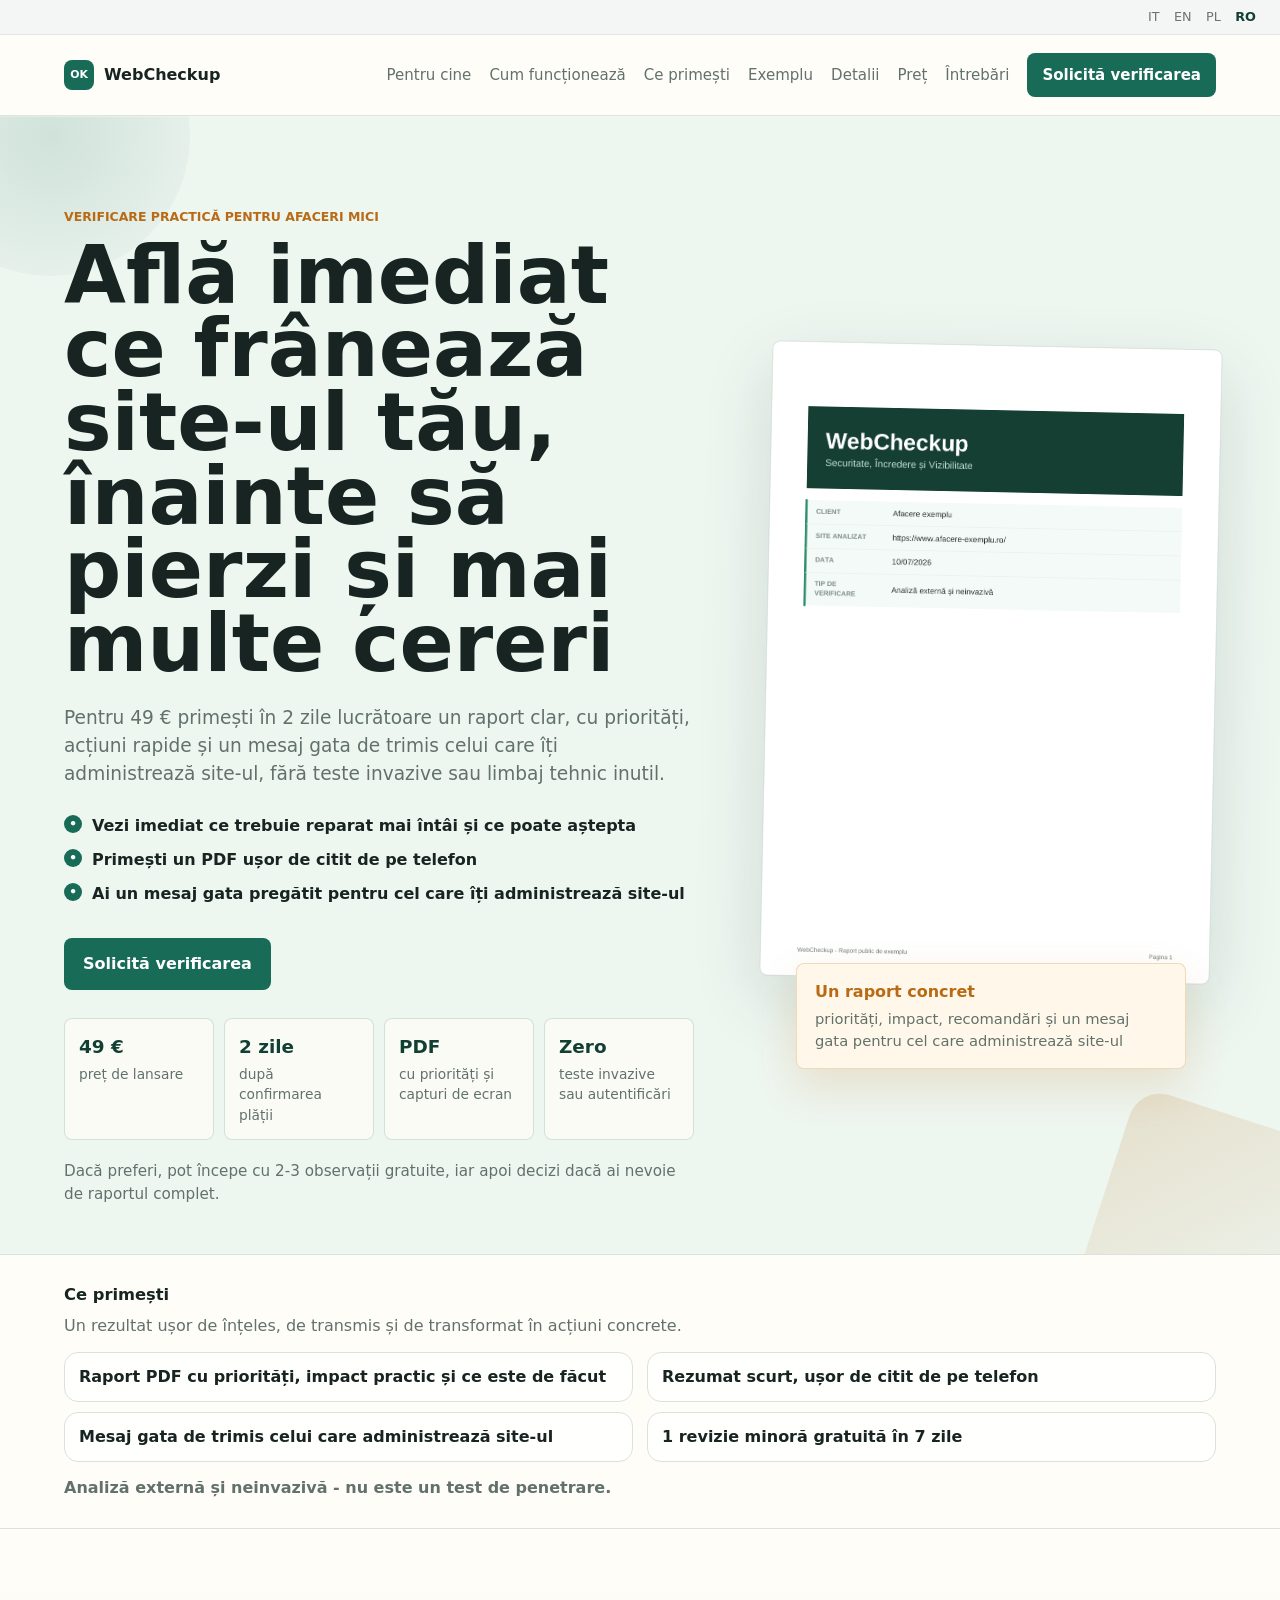
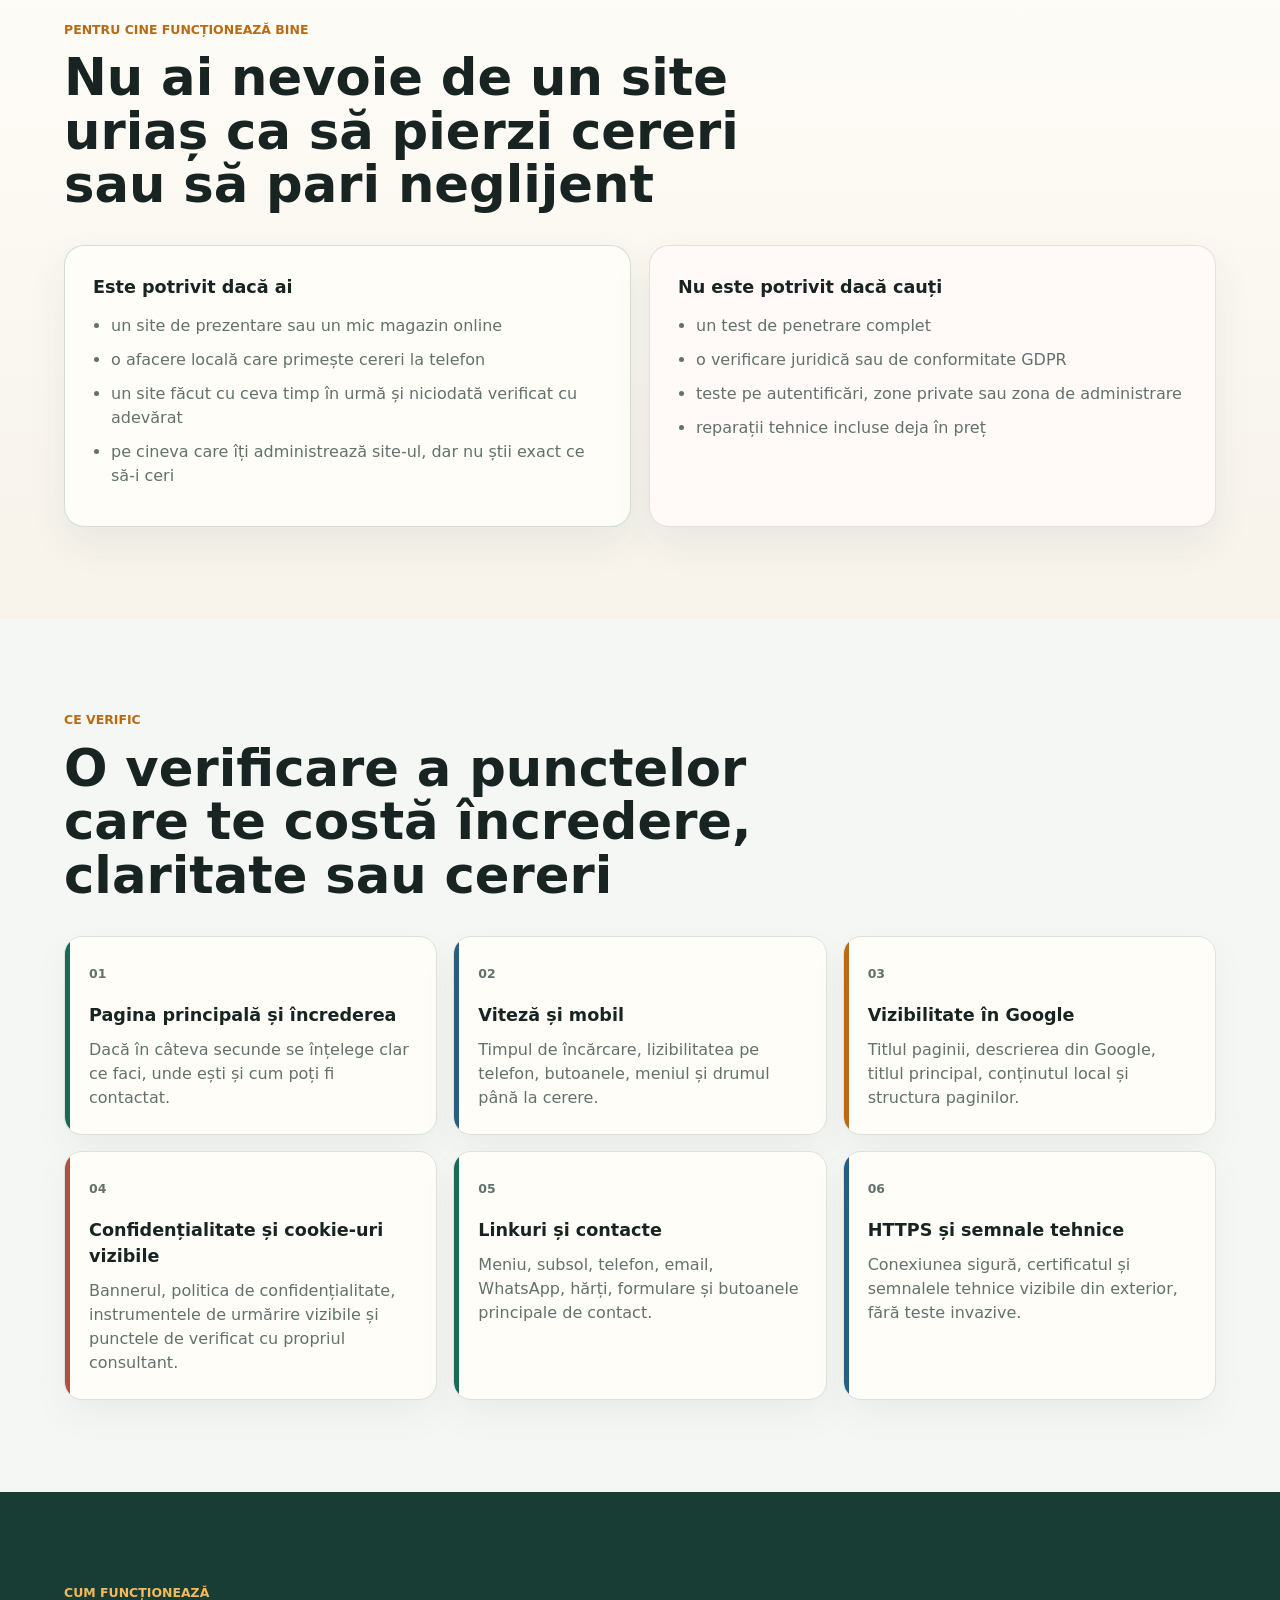
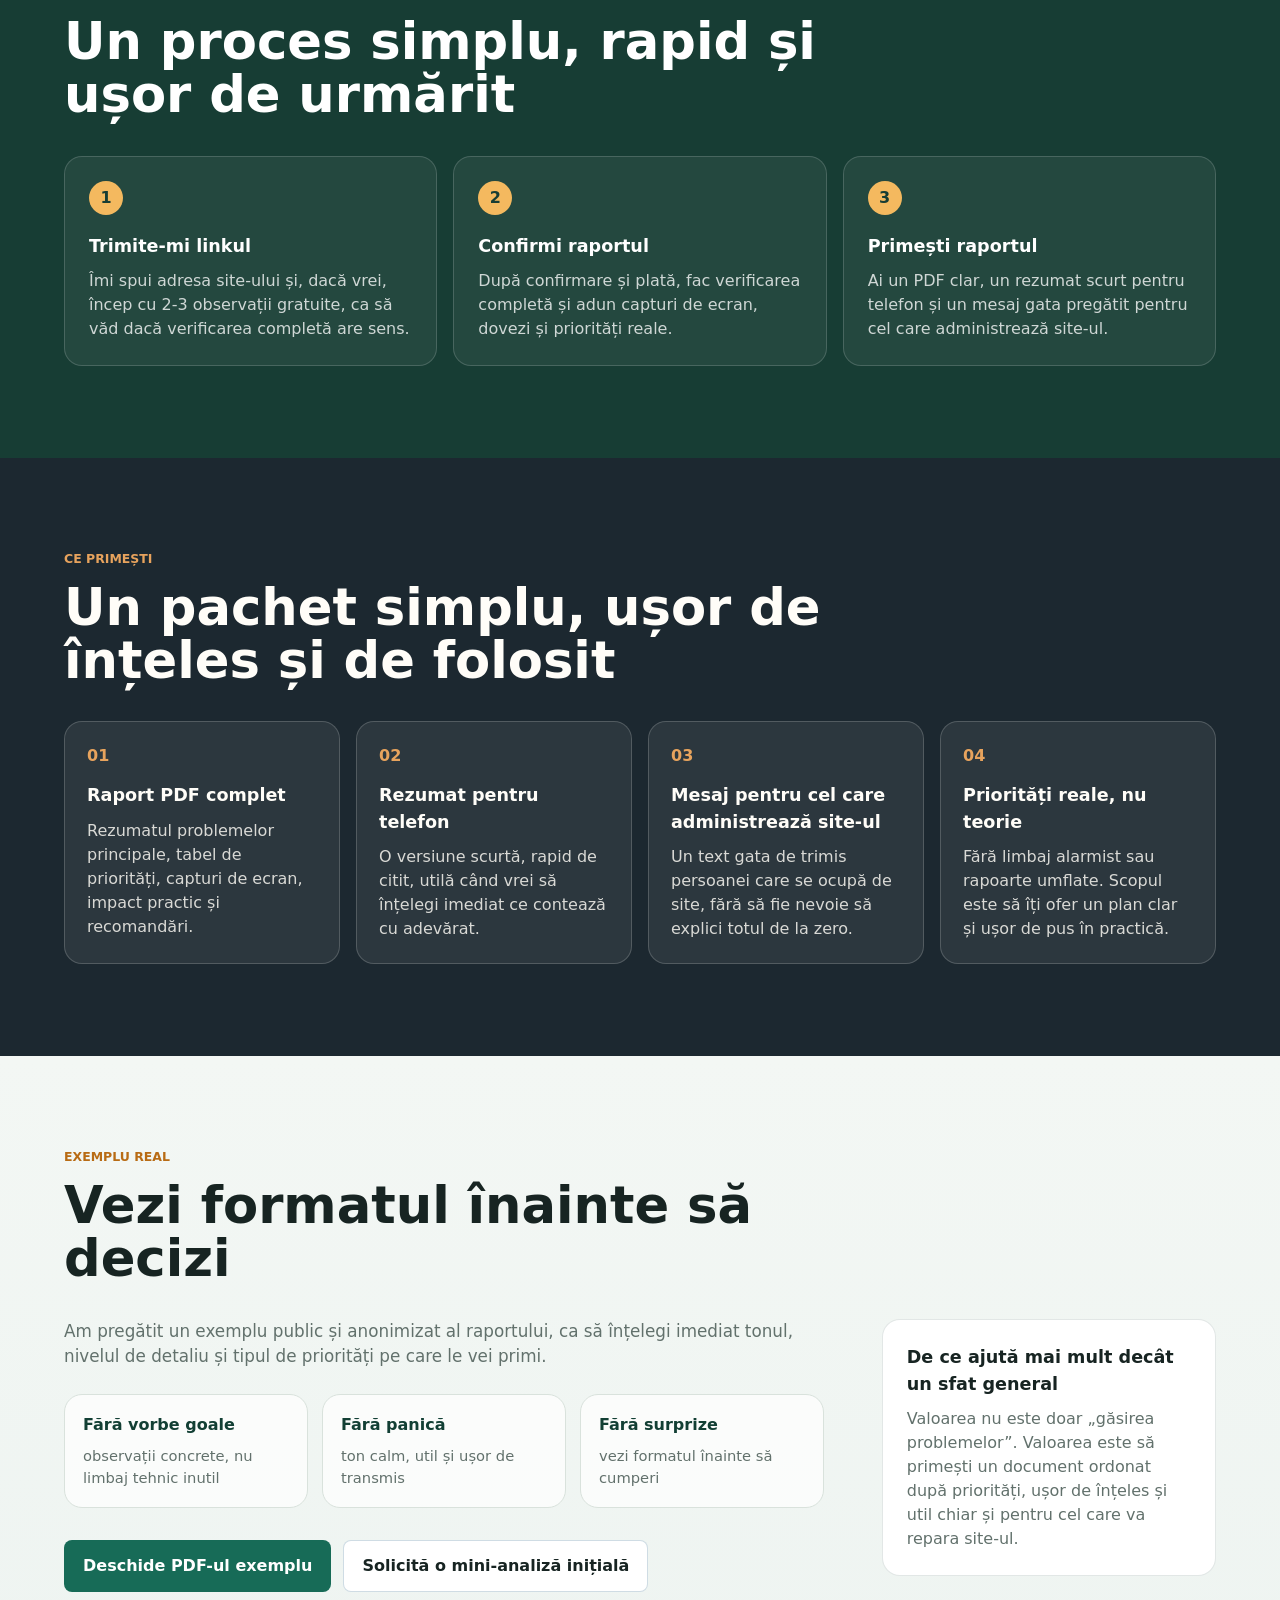
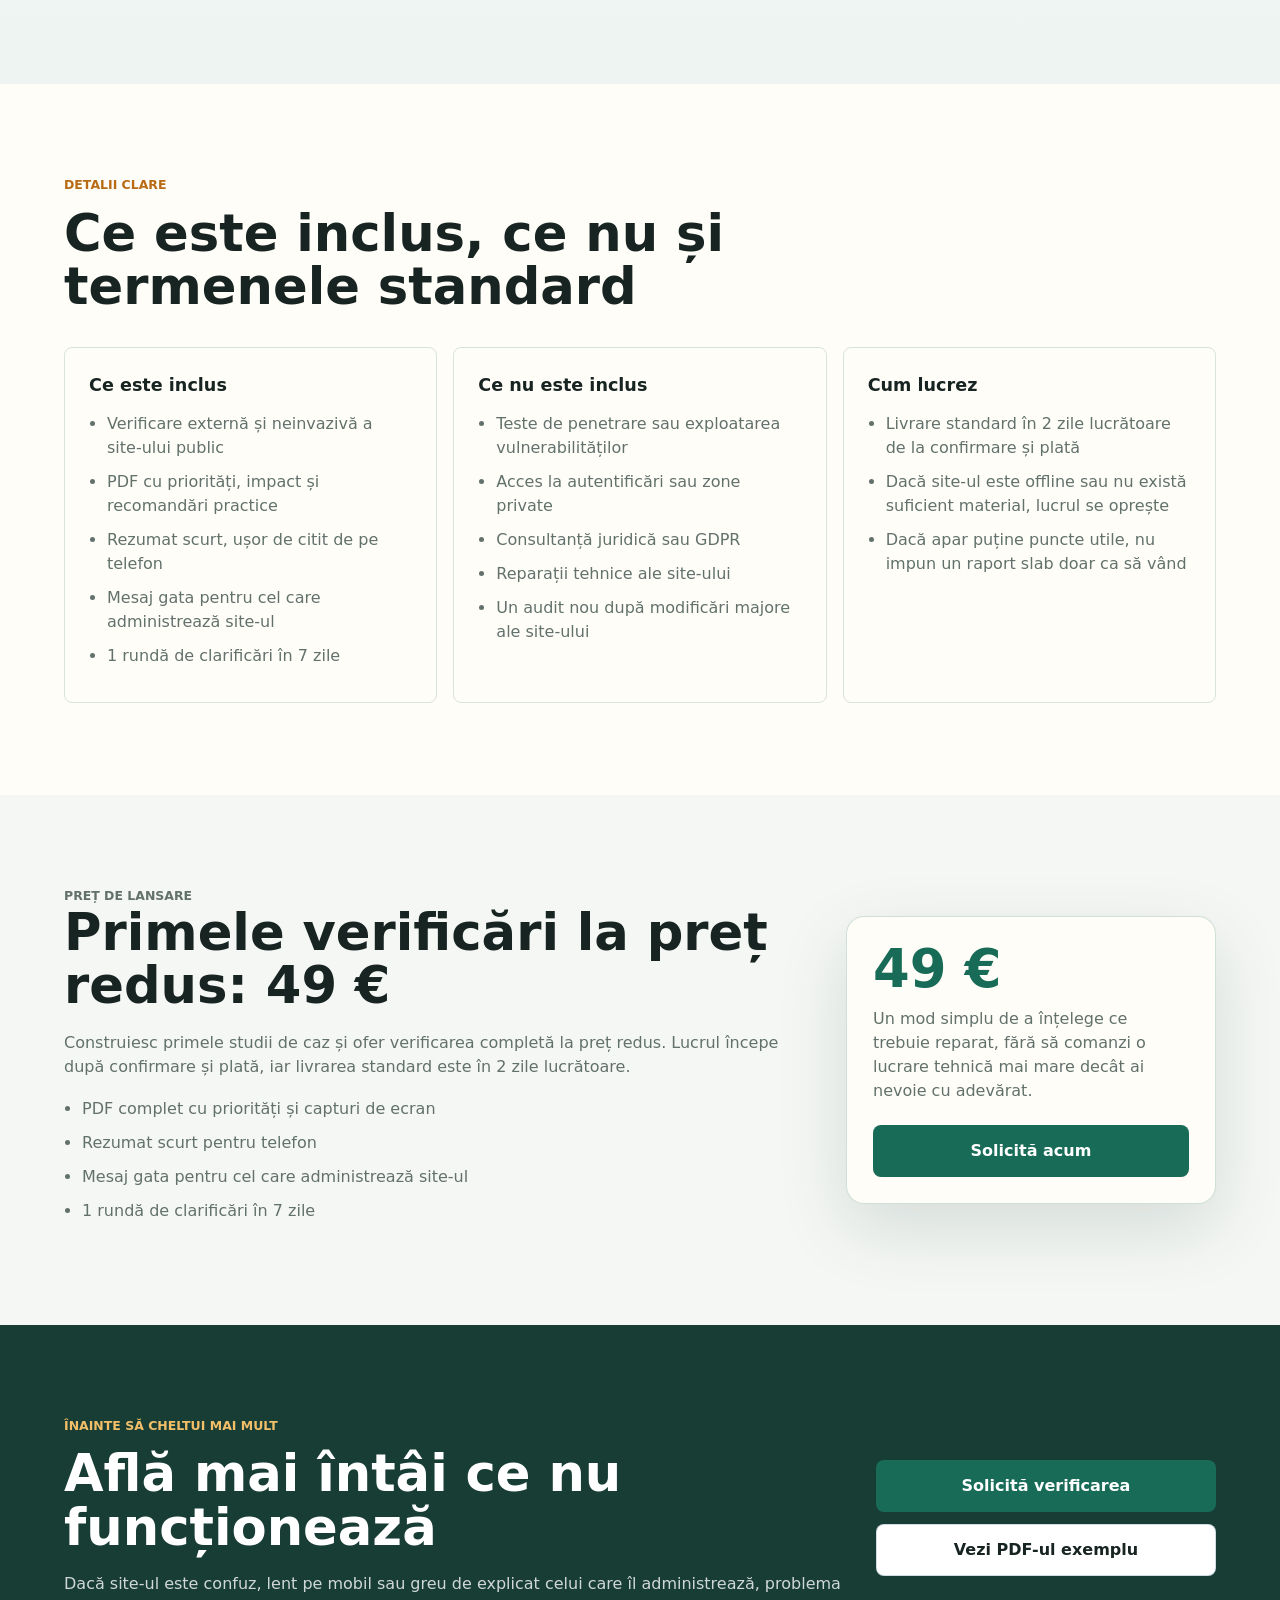
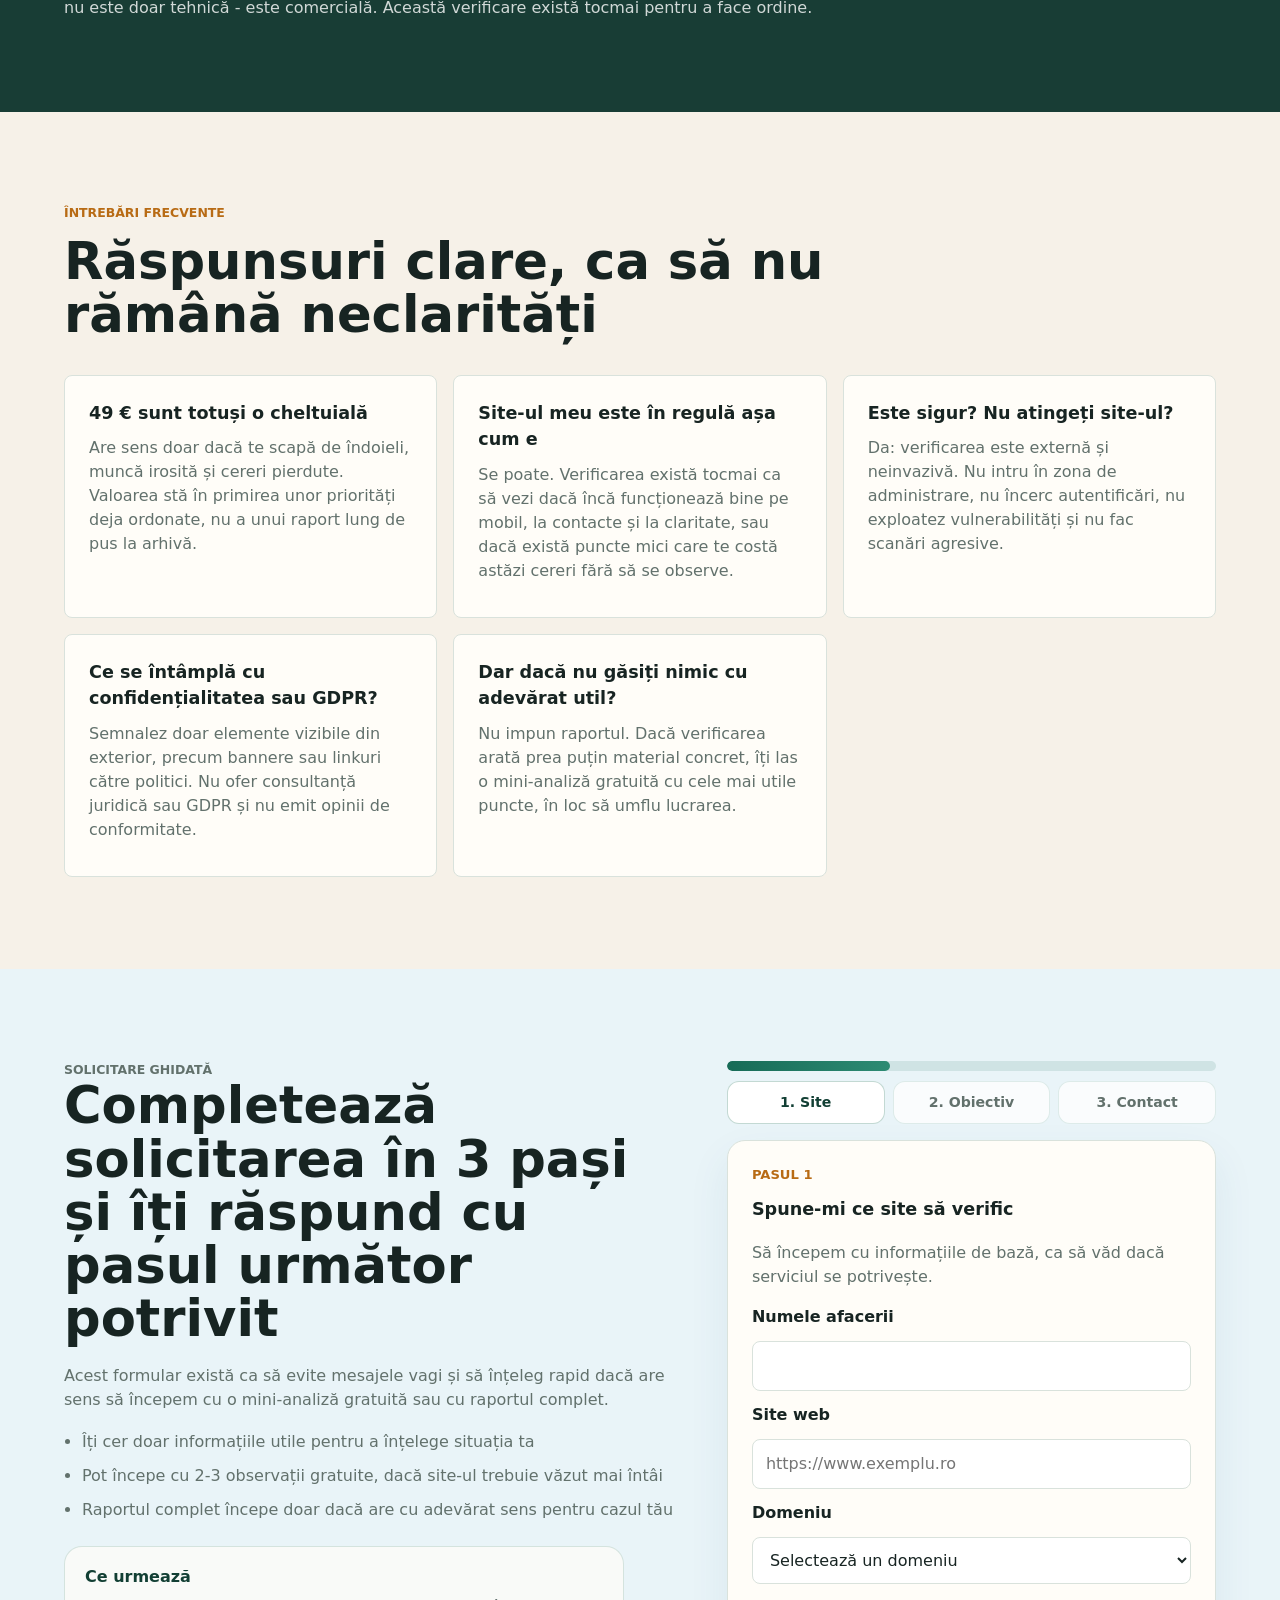
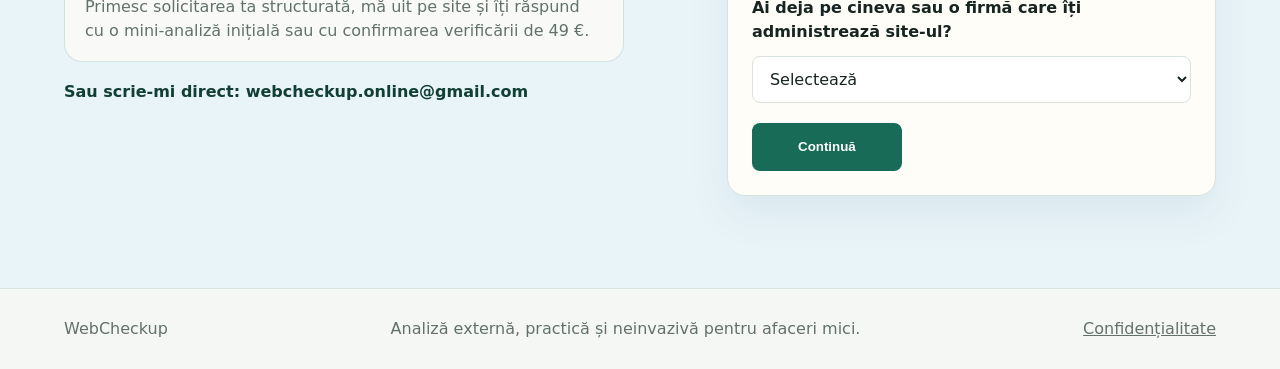
<file: landing-page/ro/index.html>
<!doctype html>
<html lang="ro">
  <head>
    <meta charset="utf-8">
    <meta name="viewport" content="width=device-width, initial-scale=1">
    <meta
      name="description"
      content="Verificare practică a site-ului pentru afaceri mici: încredere, cereri, mobil, viteză, vizibilitate în Google, linkuri și contact. Raport PDF cu priorități la 49 €."
    >
    <meta name="theme-color" content="#123f34">
    <meta http-equiv="Content-Security-Policy" content="default-src 'self'; base-uri 'self'; form-action https://formsubmit.co; connect-src 'self' https://formsubmit.co; img-src 'self' data:; object-src 'none'; script-src 'self'; style-src 'self'">
    <meta name="referrer" content="strict-origin-when-cross-origin">
    <title>WebCheckup | Mai multă încredere, claritate și cereri</title>
    <link rel="icon" href="data:,">
    <link rel="stylesheet" href="../styles.css">
    <link rel="alternate" hreflang="it" href="https://www.webcheckup.online/">
    <link rel="alternate" hreflang="en" href="https://www.webcheckup.online/en/">
    <link rel="alternate" hreflang="pl" href="https://www.webcheckup.online/pl/">
    <link rel="alternate" hreflang="ro" href="https://www.webcheckup.online/ro/">
    <link rel="alternate" hreflang="x-default" href="https://www.webcheckup.online/">
  </head>
  <body>
    <div class="language-switcher">
      <a href="/">IT</a>
      <a href="/en/">EN</a>
      <a href="/pl/">PL</a>
      <a href="/ro/" class="is-active">RO</a>
    </div>
    <header class="site-header">
      <a class="brand" href="#top" aria-label="WebCheckup">
        <span class="brand-mark" aria-hidden="true">OK</span>
        <span>WebCheckup</span>
      </a>
      <nav class="nav" aria-label="Navigare principală">
        <a href="#per-chi">Pentru cine</a>
        <a href="#come-funziona">Cum funcționează</a>
        <a href="#report">Ce primești</a>
        <a href="#proof">Exemplu</a>
        <a href="#dettagli">Detalii</a>
        <a href="#prezzo">Preț</a>
        <a href="#faq">Întrebări</a>
        <a class="nav-cta" href="#contatto">Solicită verificarea</a>
      </nav>
    </header>

    <main id="top">
      <section class="hero">
        <div class="hero-copy">
          <p class="eyebrow">Verificare practică pentru afaceri mici</p>
          <h1>Află imediat ce frânează site-ul tău, înainte să pierzi și mai multe cereri</h1>
          <p class="hero-text">
            Pentru 49 € primești în 2 zile lucrătoare un raport clar, cu priorități, acțiuni rapide și un mesaj gata de trimis celui care îți administrează site-ul, fără teste invazive sau limbaj tehnic inutil.
          </p>
          <ul class="hero-list">
            <li>Vezi imediat ce trebuie reparat mai întâi și ce poate aștepta</li>
            <li>Primești un PDF ușor de citit de pe telefon</li>
            <li>Ai un mesaj gata pregătit pentru cel care îți administrează site-ul</li>
          </ul>
          <div class="hero-actions">
            <a class="button primary" href="#contatto">Solicită verificarea</a>
          </div>
          <dl class="hero-proof" aria-label="Detaliile ofertei">
            <div>
              <dt>49 €</dt>
              <dd>preț de lansare</dd>
            </div>
            <div>
              <dt>2 zile</dt>
              <dd>după confirmarea plății</dd>
            </div>
            <div>
              <dt>PDF</dt>
              <dd>cu priorități și capturi de ecran</dd>
            </div>
            <div>
              <dt>Zero</dt>
              <dd>teste invazive sau autentificări</dd>
            </div>
          </dl>
          <p class="hero-note">
            Dacă preferi, pot începe cu 2-3 observații gratuite, iar apoi decizi dacă ai nevoie de raportul complet.
          </p>
        </div>

        <aside class="report-preview" aria-label="Previzualizarea raportului">
          <div class="sample-card">
            <img src="../assets/sample-report-page-ro.png" alt="Previzualizarea unei pagini din raportul PDF">
          </div>
          <div class="preview-note">
            <strong>Un raport concret</strong>
            <span>priorități, impact, recomandări și un mesaj gata pentru cel care administrează site-ul</span>
          </div>
        </aside>
      </section>

      <section class="trust-strip" aria-label="Ce primești și ce nu este acest serviciu">
        <div class="trust-strip-intro">
          <strong>Ce primești</strong>
          <p>Un rezultat ușor de înțeles, de transmis și de transformat în acțiuni concrete.</p>
        </div>
        <ul class="trust-strip-list">
          <li>Raport PDF cu priorități, impact practic și ce este de făcut</li>
          <li>Rezumat scurt, ușor de citit de pe telefon</li>
          <li>Mesaj gata de trimis celui care administrează site-ul</li>
          <li>1 revizie minoră gratuită în 7 zile</li>
        </ul>
        <p class="trust-strip-note">Analiză externă și neinvazivă - nu este un test de penetrare.</p>
      </section>

      <section id="per-chi" class="section fit-section">
        <div class="section-heading">
          <p class="eyebrow">Pentru cine funcționează bine</p>
          <h2>Nu ai nevoie de un site uriaș ca să pierzi cereri sau să pari neglijent</h2>
        </div>
        <div class="fit-grid">
          <article class="fit-card good-fit">
            <h3>Este potrivit dacă ai</h3>
            <ul>
              <li>un site de prezentare sau un mic magazin online</li>
              <li>o afacere locală care primește cereri la telefon</li>
              <li>un site făcut cu ceva timp în urmă și niciodată verificat cu adevărat</li>
              <li>pe cineva care îți administrează site-ul, dar nu știi exact ce să-i ceri</li>
            </ul>
          </article>
          <article class="fit-card bad-fit">
            <h3>Nu este potrivit dacă cauți</h3>
            <ul>
              <li>un test de penetrare complet</li>
              <li>o verificare juridică sau de conformitate GDPR</li>
              <li>teste pe autentificări, zone private sau zona de administrare</li>
              <li>reparații tehnice incluse deja în preț</li>
            </ul>
          </article>
        </div>
      </section>

      <section id="cosa-controllo" class="section">
        <div class="section-heading">
          <p class="eyebrow">Ce verific</p>
          <h2>O verificare a punctelor care te costă încredere, claritate sau cereri</h2>
        </div>
        <div class="feature-grid">
          <article class="tone-green">
            <span class="feature-code">01</span>
            <h3>Pagina principală și încrederea</h3>
            <p>Dacă în câteva secunde se înțelege clar ce faci, unde ești și cum poți fi contactat.</p>
          </article>
          <article class="tone-blue">
            <span class="feature-code">02</span>
            <h3>Viteză și mobil</h3>
            <p>Timpul de încărcare, lizibilitatea pe telefon, butoanele, meniul și drumul până la cerere.</p>
          </article>
          <article class="tone-gold">
            <span class="feature-code">03</span>
            <h3>Vizibilitate în Google</h3>
            <p>Titlul paginii, descrierea din Google, titlul principal, conținutul local și structura paginilor.</p>
          </article>
          <article class="tone-red">
            <span class="feature-code">04</span>
            <h3>Confidențialitate și cookie-uri vizibile</h3>
            <p>Bannerul, politica de confidențialitate, instrumentele de urmărire vizibile și punctele de verificat cu propriul consultant.</p>
          </article>
          <article class="tone-green">
            <span class="feature-code">05</span>
            <h3>Linkuri și contacte</h3>
            <p>Meniu, subsol, telefon, email, WhatsApp, hărți, formulare și butoanele principale de contact.</p>
          </article>
          <article class="tone-blue">
            <span class="feature-code">06</span>
            <h3>HTTPS și semnale tehnice</h3>
            <p>Conexiunea sigură, certificatul și semnalele tehnice vizibile din exterior, fără teste invazive.</p>
          </article>
        </div>
      </section>

      <section id="come-funziona" class="section process-section">
        <div class="section-heading">
          <p class="eyebrow">Cum funcționează</p>
          <h2>Un proces simplu, rapid și ușor de urmărit</h2>
        </div>
        <div class="process-grid">
          <article>
            <span>1</span>
            <h3>Trimite-mi linkul</h3>
            <p>Îmi spui adresa site-ului și, dacă vrei, încep cu 2-3 observații gratuite, ca să văd dacă verificarea completă are sens.</p>
          </article>
          <article>
            <span>2</span>
            <h3>Confirmi raportul</h3>
            <p>După confirmare și plată, fac verificarea completă și adun capturi de ecran, dovezi și priorități reale.</p>
          </article>
          <article>
            <span>3</span>
            <h3>Primești raportul</h3>
            <p>Ai un PDF clar, un rezumat scurt pentru telefon și un mesaj gata pregătit pentru cel care administrează site-ul.</p>
          </article>
        </div>
      </section>

      <section id="report" class="section band">
        <div class="section-heading">
          <p class="eyebrow">Ce primești</p>
          <h2>Un pachet simplu, ușor de înțeles și de folosit</h2>
        </div>
        <div class="deliverables-grid">
          <article class="deliverable-card">
            <span>01</span>
            <h3>Raport PDF complet</h3>
            <p>Rezumatul problemelor principale, tabel de priorități, capturi de ecran, impact practic și recomandări.</p>
          </article>
          <article class="deliverable-card">
            <span>02</span>
            <h3>Rezumat pentru telefon</h3>
            <p>O versiune scurtă, rapid de citit, utilă când vrei să înțelegi imediat ce contează cu adevărat.</p>
          </article>
          <article class="deliverable-card">
            <span>03</span>
            <h3>Mesaj pentru cel care administrează site-ul</h3>
            <p>Un text gata de trimis persoanei care se ocupă de site, fără să fie nevoie să explici totul de la zero.</p>
          </article>
          <article class="deliverable-card proof-card">
            <span>04</span>
            <h3>Priorități reale, nu teorie</h3>
            <p>Fără limbaj alarmist sau rapoarte umflate. Scopul este să îți ofer un plan clar și ușor de pus în practică.</p>
          </article>
        </div>
      </section>

      <section id="proof" class="section proof-section">
        <div class="section-heading">
          <p class="eyebrow">Exemplu real</p>
          <h2>Vezi formatul înainte să decizi</h2>
        </div>
        <div class="proof-layout">
          <div class="proof-copy">
            <p>
              Am pregătit un exemplu public și anonimizat al raportului, ca să înțelegi imediat tonul, nivelul de detaliu și tipul de priorități pe care le vei primi.
            </p>
            <div class="proof-points">
              <div>
                <strong>Fără vorbe goale</strong>
                <span>observații concrete, nu limbaj tehnic inutil</span>
              </div>
              <div>
                <strong>Fără panică</strong>
                <span>ton calm, util și ușor de transmis</span>
              </div>
              <div>
                <strong>Fără surprize</strong>
                <span>vezi formatul înainte să cumperi</span>
              </div>
            </div>
            <div class="hero-actions">
              <a class="button primary" href="../assets/public-sample-report-ro.pdf">Deschide PDF-ul exemplu</a>
              <a class="button secondary" href="#contatto">Solicită o mini-analiză inițială</a>
            </div>
          </div>
          <div class="note-box proof-note">
            <h3>De ce ajută mai mult decât un sfat general</h3>
            <p>
              Valoarea nu este doar „găsirea problemelor”. Valoarea este să primești un document ordonat după priorități, ușor de înțeles și util chiar și pentru cel care va repara site-ul.
            </p>
          </div>
        </div>
      </section>

      <section id="dettagli" class="section details-section">
        <div class="section-heading">
          <p class="eyebrow">Detalii clare</p>
          <h2>Ce este inclus, ce nu și termenele standard</h2>
        </div>
        <div class="details-grid">
          <article class="details-card">
            <h3>Ce este inclus</h3>
            <ul>
              <li>Verificare externă și neinvazivă a site-ului public</li>
              <li>PDF cu priorități, impact și recomandări practice</li>
              <li>Rezumat scurt, ușor de citit de pe telefon</li>
              <li>Mesaj gata pentru cel care administrează site-ul</li>
              <li>1 rundă de clarificări în 7 zile</li>
            </ul>
          </article>
          <article class="details-card">
            <h3>Ce nu este inclus</h3>
            <ul>
              <li>Teste de penetrare sau exploatarea vulnerabilităților</li>
              <li>Acces la autentificări sau zone private</li>
              <li>Consultanță juridică sau GDPR</li>
              <li>Reparații tehnice ale site-ului</li>
              <li>Un audit nou după modificări majore ale site-ului</li>
            </ul>
          </article>
          <article class="details-card">
            <h3>Cum lucrez</h3>
            <ul>
              <li>Livrare standard în 2 zile lucrătoare de la confirmare și plată</li>
              <li>Dacă site-ul este offline sau nu există suficient material, lucrul se oprește</li>
              <li>Dacă apar puține puncte utile, nu impun un raport slab doar ca să vând</li>
            </ul>
          </article>
        </div>
      </section>

      <section id="prezzo" class="section price-section">
        <div class="price-panel">
          <div>
            <p class="eyebrow">Preț de lansare</p>
            <h2>Primele verificări la preț redus: 49 €</h2>
            <p>
              Construiesc primele studii de caz și ofer verificarea completă la preț redus. Lucrul începe după confirmare și plată, iar livrarea standard este în 2 zile lucrătoare.
            </p>
            <ul class="price-list">
              <li>PDF complet cu priorități și capturi de ecran</li>
              <li>Rezumat scurt pentru telefon</li>
              <li>Mesaj gata pentru cel care administrează site-ul</li>
              <li>1 rundă de clarificări în 7 zile</li>
            </ul>
          </div>
          <div class="price-card">
            <span class="price">49 €</span>
            <p>Un mod simplu de a înțelege ce trebuie reparat, fără să comanzi o lucrare tehnică mai mare decât ai nevoie cu adevărat.</p>
            <a class="button primary full" href="#contatto">Solicită acum</a>
          </div>
        </div>
      </section>

      <section class="section cta-band">
        <div class="cta-band-copy">
          <p class="eyebrow">Înainte să cheltui mai mult</p>
          <h2>Află mai întâi ce nu funcționează</h2>
          <p>
            Dacă site-ul este confuz, lent pe mobil sau greu de explicat celui care îl administrează, problema nu este doar tehnică - este comercială. Această verificare există tocmai pentru a face ordine.
          </p>
        </div>
        <div class="cta-band-actions">
          <a class="button primary full" href="#contatto">Solicită verificarea</a>
          <a class="button secondary full" href="../assets/public-sample-report-ro.pdf">Vezi PDF-ul exemplu</a>
        </div>
      </section>

      <section id="faq" class="section faq-section">
        <div class="section-heading">
          <p class="eyebrow">Întrebări frecvente</p>
          <h2>Răspunsuri clare, ca să nu rămână neclarități</h2>
        </div>
        <div class="faq-grid">
          <article>
            <h3>49 € sunt totuși o cheltuială</h3>
            <p>Are sens doar dacă te scapă de îndoieli, muncă irosită și cereri pierdute. Valoarea stă în primirea unor priorități deja ordonate, nu a unui raport lung de pus la arhivă.</p>
          </article>
          <article>
            <h3>Site-ul meu este în regulă așa cum e</h3>
            <p>Se poate. Verificarea există tocmai ca să vezi dacă încă funcționează bine pe mobil, la contacte și la claritate, sau dacă există puncte mici care te costă astăzi cereri fără să se observe.</p>
          </article>
          <article>
            <h3>Este sigur? Nu atingeți site-ul?</h3>
            <p>Da: verificarea este externă și neinvazivă. Nu intru în zona de administrare, nu încerc autentificări, nu exploatez vulnerabilități și nu fac scanări agresive.</p>
          </article>
          <article>
            <h3>Ce se întâmplă cu confidențialitatea sau GDPR?</h3>
            <p>Semnalez doar elemente vizibile din exterior, precum bannere sau linkuri către politici. Nu ofer consultanță juridică sau GDPR și nu emit opinii de conformitate.</p>
          </article>
          <article>
            <h3>Dar dacă nu găsiți nimic cu adevărat util?</h3>
            <p>Nu impun raportul. Dacă verificarea arată prea puțin material concret, îți las o mini-analiză gratuită cu cele mai utile puncte, în loc să umflu lucrarea.</p>
          </article>
        </div>
      </section>

      <section id="contatto" class="section contact-section">
        <div class="contact-copy">
          <p class="eyebrow">Solicitare ghidată</p>
          <h2>Completează solicitarea în 3 pași și îți răspund cu pasul următor potrivit</h2>
          <p>
            Acest formular există ca să evite mesajele vagi și să înțeleg rapid dacă are sens să începem cu o mini-analiză gratuită sau cu raportul complet.
          </p>
          <ul class="contact-points">
            <li>Îți cer doar informațiile utile pentru a înțelege situația ta</li>
            <li>Pot începe cu 2-3 observații gratuite, dacă site-ul trebuie văzut mai întâi</li>
            <li>Raportul complet începe doar dacă are cu adevărat sens pentru cazul tău</li>
          </ul>
          <div class="intake-sidecard">
            <strong>Ce urmează</strong>
            <span>Primesc solicitarea ta structurată, mă uit pe site și îți răspund cu o mini-analiză inițială sau cu confirmarea verificării de 49 €.</span>
          </div>
          <a class="email-link" href="mailto:webcheckup.online@gmail.com">Sau scrie-mi direct: webcheckup.online@gmail.com</a>
        </div>
        <div class="intake-shell">
          <div class="intake-progress" aria-label="Progresul solicitării">
            <div class="progress-bar"><span class="progress-fill" data-progress-fill></span></div>
            <div class="progress-steps">
              <div class="progress-step is-active" data-step-indicator="1">1. Site</div>
              <div class="progress-step" data-step-indicator="2">2. Obiectiv</div>
              <div class="progress-step" data-step-indicator="3">3. Contact</div>
            </div>
          </div>

          <div class="intake-success" id="intake-success" hidden>
            <h3>Solicitare trimisă</h3>
            <p>
              Am primit detaliile site-ului tău. Îți voi răspunde cu pasul următor cel mai potrivit: o mini-analiză inițială sau confirmarea verificării complete.
            </p>
          </div>

          <div class="intake-error" id="intake-error" hidden>
            <strong>Trimiterea a eșuat.</strong>
            <span>Poți încerca din nou peste puțin timp sau îmi poți scrie direct la webcheckup.online@gmail.com.</span>
          </div>

          <form
            class="contact-form intake-form"
            id="intake-form"
            action="https://formsubmit.co/e8ec857b0d8bfe719a8a391d716536b2"
            method="post"
          >
            <input type="hidden" name="_subject" value="Cerere nouă (RO) - WebCheckup">
            <input type="hidden" name="_template" value="table">
            <input type="hidden" name="_next" id="intake-next" value="">
            <input type="hidden" name="_honey" value="">
            <input type="hidden" name="Fonte" value="landing-page-ro">
            <input type="hidden" name="Tipo richiesta" id="request-type-field" value="De stabilit">
            <input type="hidden" name="Riepilogo funnel" id="intake-summary-field" value="">

            <section class="intake-step is-active" data-step="1">
              <p class="step-kicker">Pasul 1</p>
              <h3>Spune-mi ce site să verific</h3>
              <p class="step-copy">Să începem cu informațiile de bază, ca să văd dacă serviciul se potrivește.</p>

              <label for="name">Numele afacerii</label>
              <input id="name" name="Nome attività" type="text" autocomplete="organization" required>

              <label for="website">Site web</label>
              <input id="website" name="Sito web" type="url" placeholder="https://www.exemplu.ro" required>

              <label for="sector">Domeniu</label>
              <select id="sector" name="Settore" required>
                <option value="">Selectează un domeniu</option>
                <option>Agroturism / Pensiune</option>
                <option>Restaurant / Bar</option>
                <option>Fermă / Cramă</option>
                <option>Meșteșugar / servicii locale</option>
                <option>Sală de fitness / Wellness</option>
                <option>Mic magazin online</option>
                <option>Altele</option>
              </select>

              <label for="webmaster">Ai deja pe cineva sau o firmă care îți administrează site-ul?</label>
              <select id="webmaster" name="Webmaster già presente" required>
                <option value="">Selectează</option>
                <option>Da</option>
                <option>Nu</option>
                <option>Nu știu / parțial</option>
              </select>
            </section>

            <section class="intake-step" data-step="2" hidden>
              <p class="step-kicker">Pasul 2</p>
              <h3>Ce problemă vrei să lămurești?</h3>
              <p class="step-copy">Asta mă ajută să înțeleg dacă nevoia este mai degrabă comercială, mai degrabă tehnică sau amândouă.</p>

              <label for="goal">Obiectivul principal</label>
              <input id="goal" name="Obiettivo principale" type="text" placeholder="Mai multe apeluri, mai multe cereri, mai multă claritate..." required>

              <label for="priority">Ce te îngrijorează cel mai mult acum?</label>
              <select id="priority" name="Preoccupazione principale" required>
                <option value="">Selectează</option>
                <option>Site-ul nu convinge sau pare neglijat</option>
                <option>Nu funcționează bine pe mobil</option>
                <option>Primesc puține cereri sau contacte</option>
                <option>Vreau să știu dacă există probleme vizibile importante</option>
                <option>Nu știu exact de unde să încep</option>
              </select>

              <fieldset class="choice-grid">
                <legend>Cum vrei să începi?</legend>
                <label class="choice-card">
                  <input type="radio" name="Come vuoi partire" value="Mini-analiză inițială gratuită" checked>
                  <span>Mini-analiză inițială gratuită</span>
                  <small>Mai întâi mă uit la 2-3 puncte, apoi decidem împreună dacă raportul complet are sens.</small>
                </label>
                <label class="choice-card">
                  <input type="radio" name="Come vuoi partire" value="Direct verificarea completă de 49 €">
                  <span>Direct verificarea completă de 49 €</span>
                  <small>Dacă știi deja că vrei raportul complet, spune-mi aici.</small>
                </label>
              </fieldset>

              <label for="message">Note utile</label>
              <textarea id="message" name="Note utili" rows="5" placeholder="Dacă vrei, scrie aici ce te îngrijorează cel mai mult la site sau ce ai vrea să îmbunătățești."></textarea>
            </section>

            <section class="intake-step" data-step="3" hidden>
              <p class="step-kicker">Pasul 3</p>
              <h3>Lasă-mi datele de contact potrivite</h3>
              <p class="step-copy">Ultimul pas: așa îți pot răspunde fără schimburi inutile de mesaje.</p>

              <label for="email">Email</label>
              <input id="email" name="Email" type="email" autocomplete="email" required>

              <label for="contact-name">Persoana de contact</label>
              <input id="contact-name" name="Nome referente" type="text" autocomplete="name" required>

              <label for="phone">Telefon sau WhatsApp (opțional)</label>
              <input id="phone" name="Telefono o WhatsApp" type="tel" placeholder="Număr de telefon sau WhatsApp">

              <label for="timing">Termen preferat</label>
              <select id="timing" name="Tempistica desiderata" required>
                <option value="">Selectează</option>
                <option>Vreau doar să înțeleg dacă verificarea are sens</option>
                <option>În următoarele 7 zile</option>
                <option>În această lună</option>
                <option>Mai târziu, dar mă informez de acum</option>
              </select>

              <label class="consent-line">
                <input type="checkbox" id="consent" name="Conferma sito pubblico" value="Sì" required>
                <span>Confirm că site-ul indicat este public și că pot solicita o verificare externă, neinvazivă.</span>
              </label>
              <label class="consent-line">
                <input type="checkbox" id="privacy-ack" name="Conferma informativa privacy" value="Sì" required>
                <span>Am citit <a href="privacy.html">informarea privind confidențialitatea</a>.</span>
              </label>

              <div class="intake-summary" id="intake-summary"></div>
            </section>

            <div class="form-nav">
              <button class="button secondary" type="button" data-step-back hidden>Înapoi</button>
              <button class="button primary" type="button" data-step-next>Continuă</button>
              <button class="button primary" type="submit" data-step-submit hidden>Trimite cererea</button>
            </div>
          </form>
        </div>
      </section>
    </main>

    <footer class="site-footer">
      <p>WebCheckup</p>
      <p>Analiză externă, practică și neinvazivă pentru afaceri mici.</p>
      <p><a href="privacy.html">Confidențialitate</a></p>
    </footer>

    <div class="mobile-cta">
      <a class="button primary full" href="#contatto">Solicită verificarea</a>
    </div>
    <script src="../intake.js?v=4"></script>
  </body>
</html>
</file>
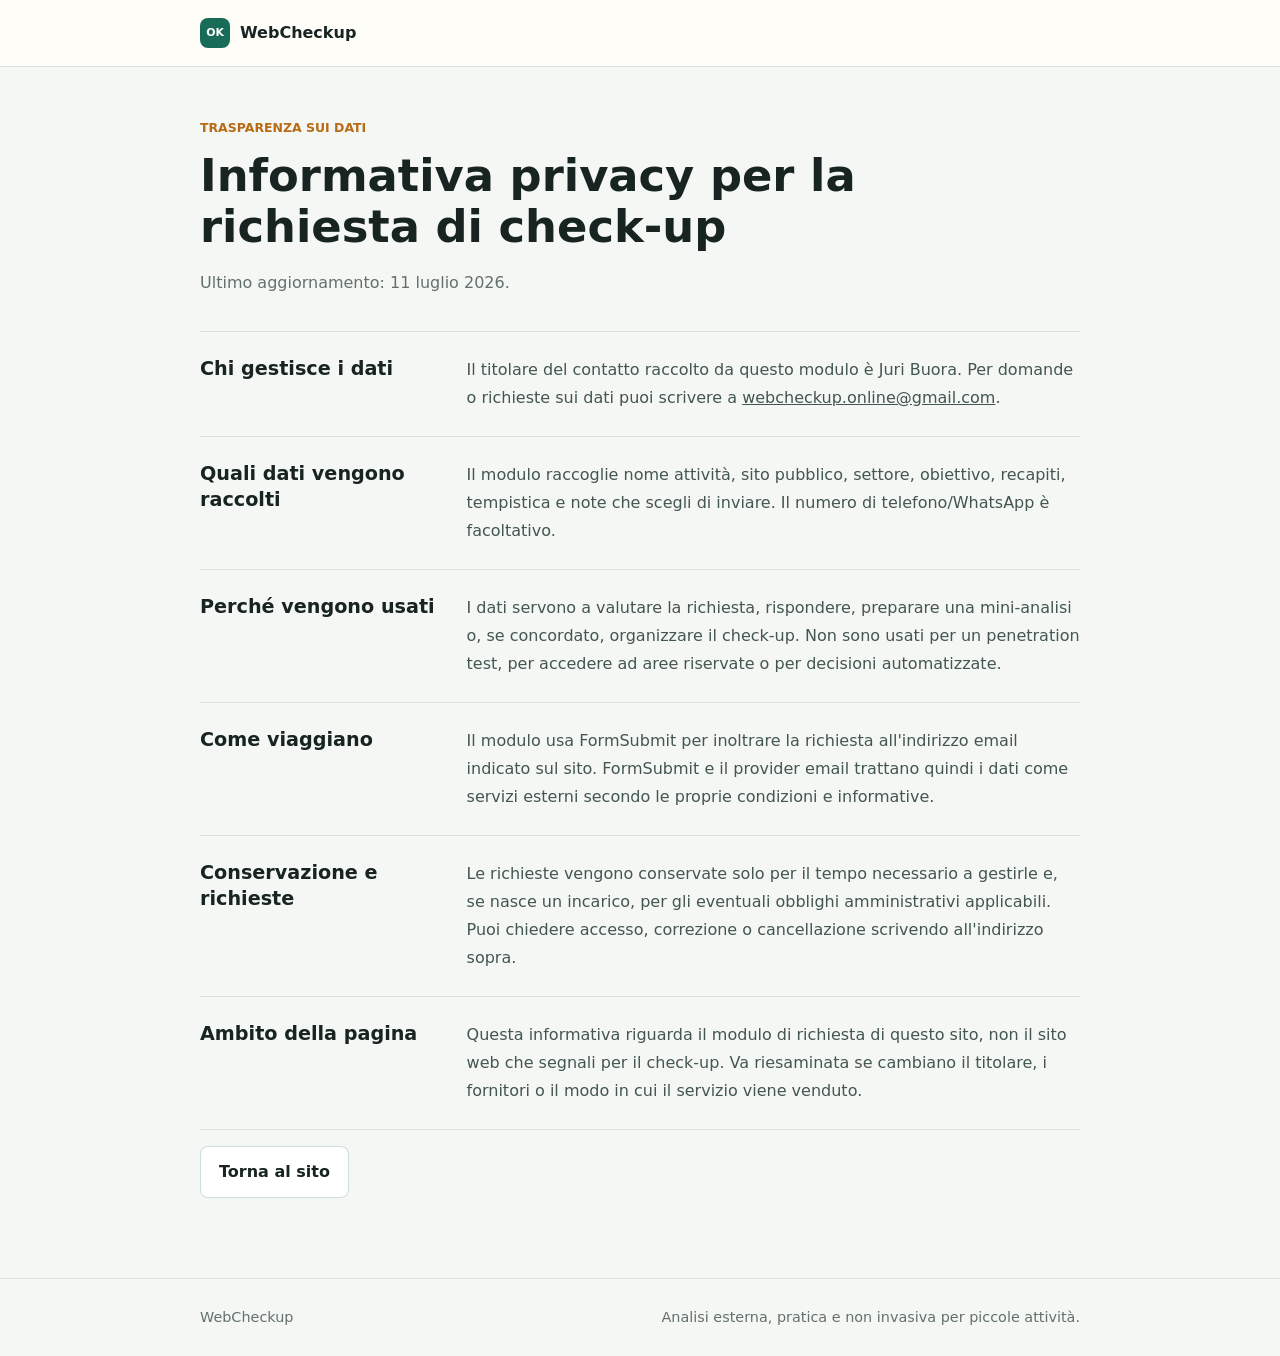
<file: landing-page/privacy.html>
<!doctype html>
<html lang="it">
  <head>
    <meta charset="utf-8">
    <meta name="viewport" content="width=device-width, initial-scale=1">
    <meta name="description" content="Informativa privacy per il modulo di richiesta WebCheckup.">
    <meta name="theme-color" content="#123f34">
    <meta http-equiv="Content-Security-Policy" content="default-src 'self'; base-uri 'self'; img-src 'self' data:; object-src 'none'; style-src 'self'">
    <meta name="referrer" content="strict-origin-when-cross-origin">
    <title>Privacy | WebCheckup</title>
    <link rel="icon" href="data:,">
    <link rel="stylesheet" href="styles.css">
  </head>
  <body class="privacy-page">
    <header class="site-header">
      <a class="brand" href="/" aria-label="WebCheckup">
        <span class="brand-mark" aria-hidden="true">OK</span>
        <span>WebCheckup</span>
      </a>
    </header>
    <main>
      <section class="section">
        <div class="section-heading">
          <p class="eyebrow">Trasparenza sui dati</p>
          <h1>Informativa privacy per la richiesta di check-up</h1>
          <p>Ultimo aggiornamento: 11 luglio 2026.</p>
        </div>
        <div class="faq-grid">
          <article>
            <h2>Chi gestisce i dati</h2>
            <p>Il titolare del contatto raccolto da questo modulo è Juri Buora. Per domande o richieste sui dati puoi scrivere a <a href="mailto:webcheckup.online@gmail.com">webcheckup.online@gmail.com</a>.</p>
          </article>
          <article>
            <h2>Quali dati vengono raccolti</h2>
            <p>Il modulo raccoglie nome attività, sito pubblico, settore, obiettivo, recapiti, tempistica e note che scegli di inviare. Il numero di telefono/WhatsApp è facoltativo.</p>
          </article>
          <article>
            <h2>Perché vengono usati</h2>
            <p>I dati servono a valutare la richiesta, rispondere, preparare una mini-analisi o, se concordato, organizzare il check-up. Non sono usati per un penetration test, per accedere ad aree riservate o per decisioni automatizzate.</p>
          </article>
          <article>
            <h2>Come viaggiano</h2>
            <p>Il modulo usa FormSubmit per inoltrare la richiesta all'indirizzo email indicato sul sito. FormSubmit e il provider email trattano quindi i dati come servizi esterni secondo le proprie condizioni e informative.</p>
          </article>
          <article>
            <h2>Conservazione e richieste</h2>
            <p>Le richieste vengono conservate solo per il tempo necessario a gestirle e, se nasce un incarico, per gli eventuali obblighi amministrativi applicabili. Puoi chiedere accesso, correzione o cancellazione scrivendo all'indirizzo sopra.</p>
          </article>
          <article>
            <h2>Ambito della pagina</h2>
            <p>Questa informativa riguarda il modulo di richiesta di questo sito, non il sito web che segnali per il check-up. Va riesaminata se cambiano il titolare, i fornitori o il modo in cui il servizio viene venduto.</p>
          </article>
        </div>
        <p><a class="button secondary" href="/">Torna al sito</a></p>
      </section>
    </main>
    <footer class="site-footer">
      <p>WebCheckup</p>
      <p>Analisi esterna, pratica e non invasiva per piccole attività.</p>
    </footer>
  </body>
</html>
</file>
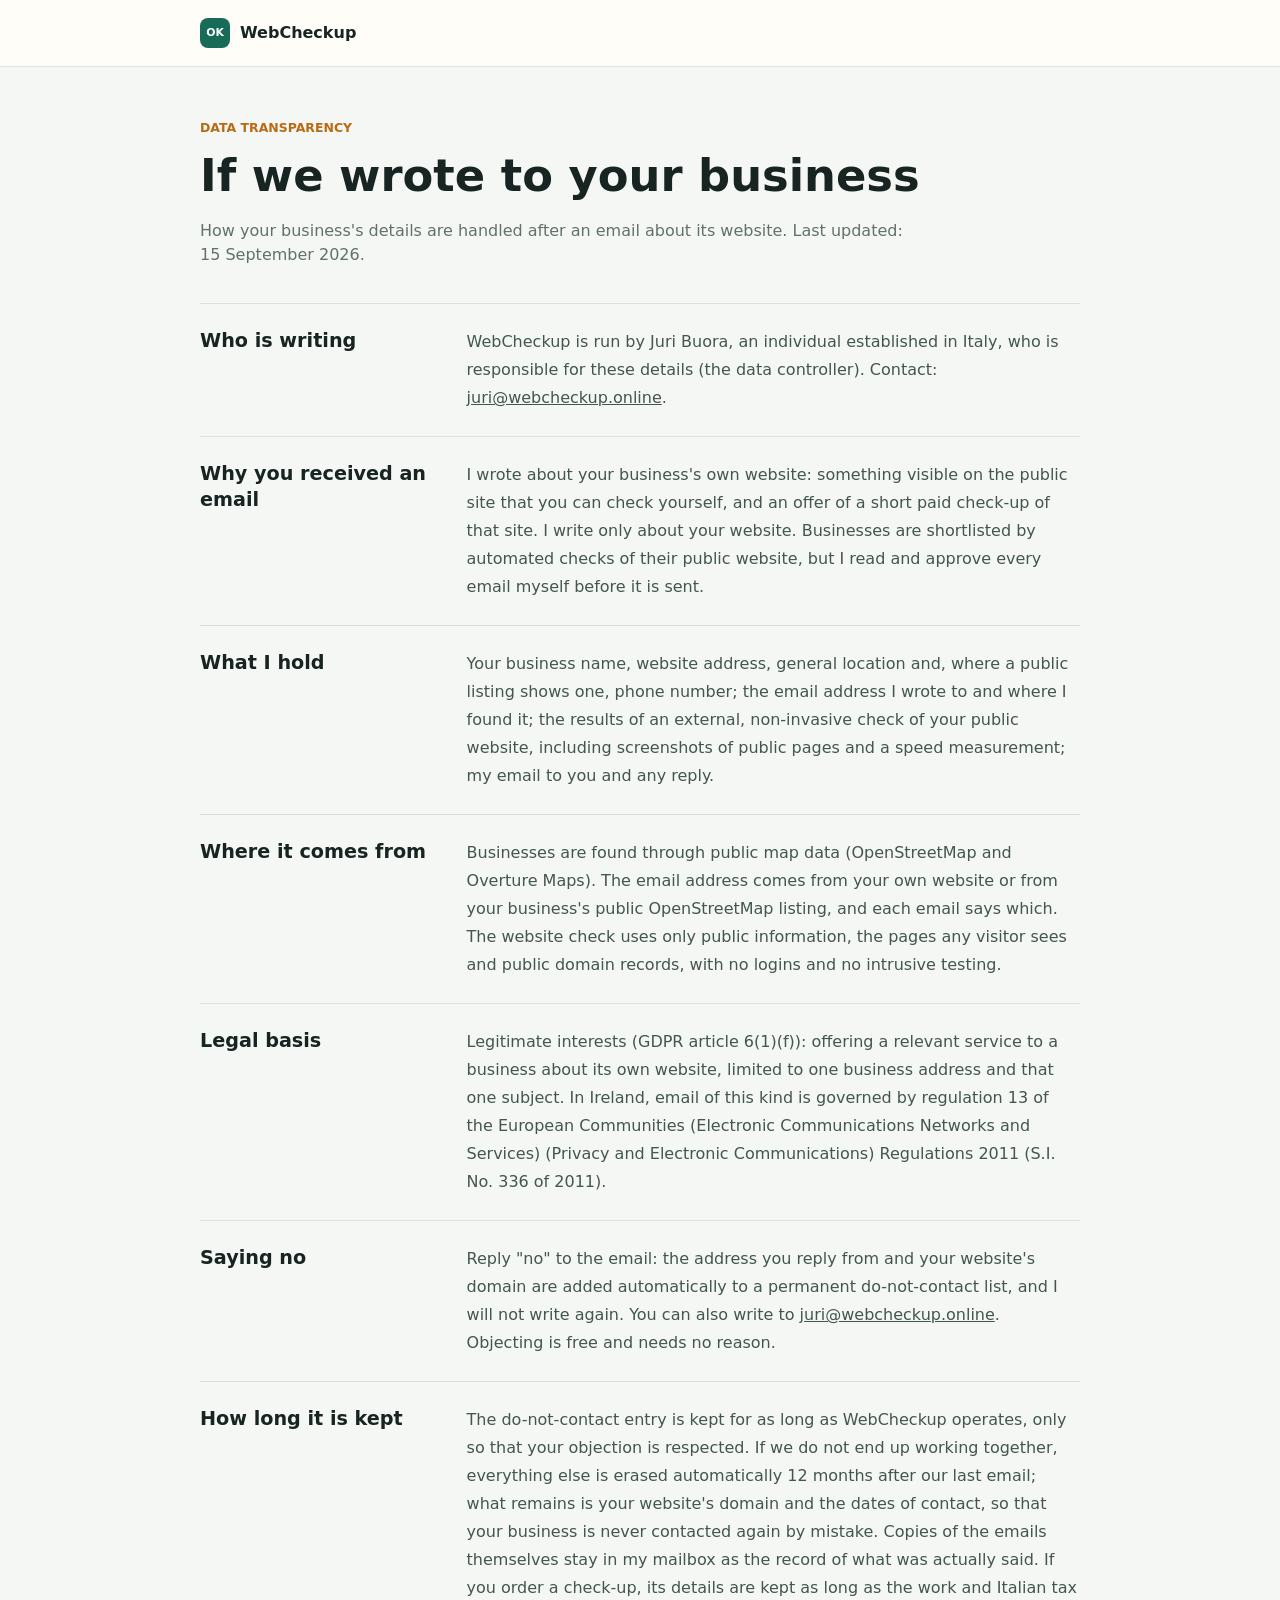
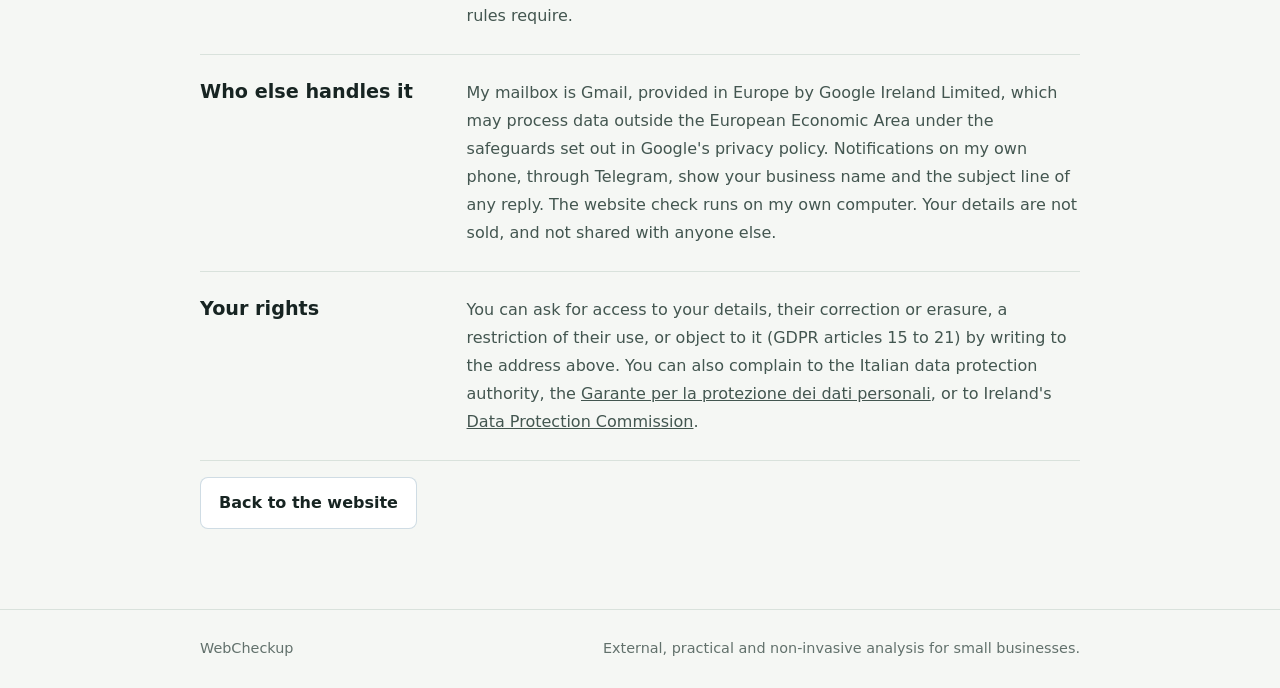
<file: landing-page/en/outreach-privacy.html>
<!doctype html>
<html lang="en">
  <head>
    <meta charset="utf-8">
    <meta name="viewport" content="width=device-width, initial-scale=1">
    <meta name="description" content="How WebCheckup handles the details of a business it contacted about its website.">
    <meta name="webcheckup-notice" content="outreach">
    <meta name="theme-color" content="#123f34">
    <meta http-equiv="Content-Security-Policy" content="default-src 'self'; base-uri 'self'; img-src 'self' data:; object-src 'none'; style-src 'self'">
    <meta name="referrer" content="strict-origin-when-cross-origin">
    <title>If we wrote to your business | WebCheckup</title>
    <link rel="icon" href="data:,">
    <link rel="stylesheet" href="../styles.css">
  </head>
  <body class="privacy-page">
    <header class="site-header">
      <a class="brand" href="/en/" aria-label="WebCheckup"><span class="brand-mark" aria-hidden="true">OK</span><span>WebCheckup</span></a>
    </header>
    <main>
      <section class="section">
        <div class="section-heading"><p class="eyebrow">Data transparency</p><h1>If we wrote to your business</h1><p>How your business's details are handled after an email about its website. Last updated: 15 September 2026.</p></div>
        <div class="faq-grid">
          <article><h2>Who is writing</h2><p>WebCheckup is run by Juri Buora, an individual established in Italy, who is responsible for these details (the data controller). Contact: <a href="mailto:juri@webcheckup.online">juri@webcheckup.online</a>.</p></article>
          <article><h2>Why you received an email</h2><p>I wrote about your business's own website: something visible on the public site that you can check yourself, and an offer of a short paid check-up of that site. I write only about your website. Businesses are shortlisted by automated checks of their public website, but I read and approve every email myself before it is sent.</p></article>
          <article><h2>What I hold</h2><p>Your business name, website address, general location and, where a public listing shows one, phone number; the email address I wrote to and where I found it; the results of an external, non-invasive check of your public website, including screenshots of public pages and a speed measurement; my email to you and any reply.</p></article>
          <article><h2>Where it comes from</h2><p>Businesses are found through public map data (OpenStreetMap and Overture Maps). The email address comes from your own website or from your business's public OpenStreetMap listing, and each email says which. The website check uses only public information, the pages any visitor sees and public domain records, with no logins and no intrusive testing.</p></article>
          <article><h2>Legal basis</h2><p>Legitimate interests (GDPR article 6(1)(f)): offering a relevant service to a business about its own website, limited to one business address and that one subject. In Ireland, email of this kind is governed by regulation 13 of the European Communities (Electronic Communications Networks and Services) (Privacy and Electronic Communications) Regulations 2011 (S.I. No. 336 of 2011).</p></article>
          <article><h2>Saying no</h2><p>Reply "no" to the email: the address you reply from and your website's domain are added automatically to a permanent do-not-contact list, and I will not write again. You can also write to <a href="mailto:juri@webcheckup.online">juri@webcheckup.online</a>. Objecting is free and needs no reason.</p></article>
          <article><h2>How long it is kept</h2><p>The do-not-contact entry is kept for as long as WebCheckup operates, only so that your objection is respected. If we do not end up working together, everything else is erased automatically 12 months after our last email; what remains is your website's domain and the dates of contact, so that your business is never contacted again by mistake. Copies of the emails themselves stay in my mailbox as the record of what was actually said. If you order a check-up, its details are kept as long as the work and Italian tax rules require.</p></article>
          <article><h2>Who else handles it</h2><p>My mailbox is Gmail, provided in Europe by Google Ireland Limited, which may process data outside the European Economic Area under the safeguards set out in Google's privacy policy. Notifications on my own phone, through Telegram, show your business name and the subject line of any reply. The website check runs on my own computer. Your details are not sold, and not shared with anyone else.</p></article>
          <article><h2>Your rights</h2><p>You can ask for access to your details, their correction or erasure, a restriction of their use, or object to it (GDPR articles 15 to 21) by writing to the address above. You can also complain to the Italian data protection authority, the <a href="https://www.garanteprivacy.it/">Garante per la protezione dei dati personali</a>, or to Ireland's <a href="https://www.dataprotection.ie/">Data Protection Commission</a>.</p></article>
        </div>
        <p><a class="button secondary" href="/en/">Back to the website</a></p>
      </section>
    </main>
    <footer class="site-footer"><p>WebCheckup</p><p>External, practical and non-invasive analysis for small businesses.</p></footer>
  </body>
</html>
</file>
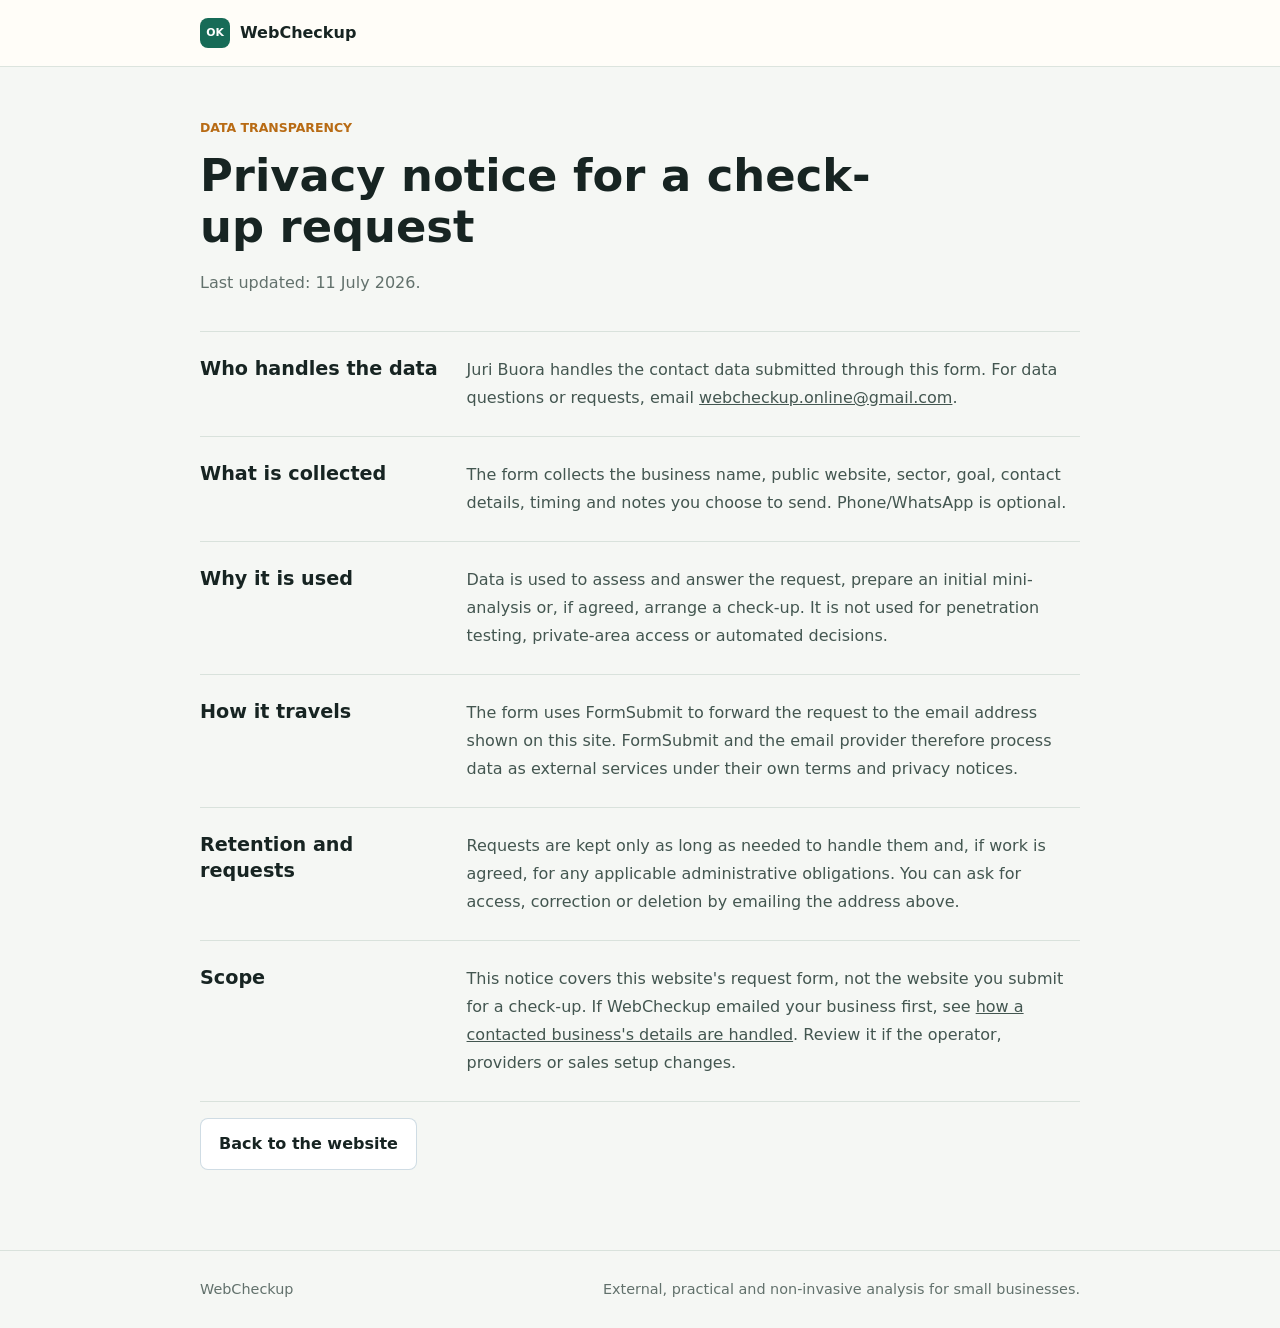
<file: landing-page/en/privacy.html>
<!doctype html>
<html lang="en">
  <head>
    <meta charset="utf-8">
    <meta name="viewport" content="width=device-width, initial-scale=1">
    <meta name="description" content="Privacy notice for the WebCheckup request form.">
    <meta name="theme-color" content="#123f34">
    <meta http-equiv="Content-Security-Policy" content="default-src 'self'; base-uri 'self'; img-src 'self' data:; object-src 'none'; style-src 'self'">
    <meta name="referrer" content="strict-origin-when-cross-origin">
    <title>Privacy | WebCheckup</title>
    <link rel="icon" href="data:,">
    <link rel="stylesheet" href="../styles.css">
  </head>
  <body class="privacy-page">
    <header class="site-header">
      <a class="brand" href="/en/" aria-label="WebCheckup"><span class="brand-mark" aria-hidden="true">OK</span><span>WebCheckup</span></a>
    </header>
    <main>
      <section class="section">
        <div class="section-heading"><p class="eyebrow">Data transparency</p><h1>Privacy notice for a check-up request</h1><p>Last updated: 11 July 2026.</p></div>
        <div class="faq-grid">
          <article><h2>Who handles the data</h2><p>Juri Buora handles the contact data submitted through this form. For data questions or requests, email <a href="mailto:webcheckup.online@gmail.com">webcheckup.online@gmail.com</a>.</p></article>
          <article><h2>What is collected</h2><p>The form collects the business name, public website, sector, goal, contact details, timing and notes you choose to send. Phone/WhatsApp is optional.</p></article>
          <article><h2>Why it is used</h2><p>Data is used to assess and answer the request, prepare an initial mini-analysis or, if agreed, arrange a check-up. It is not used for penetration testing, private-area access or automated decisions.</p></article>
          <article><h2>How it travels</h2><p>The form uses FormSubmit to forward the request to the email address shown on this site. FormSubmit and the email provider therefore process data as external services under their own terms and privacy notices.</p></article>
          <article><h2>Retention and requests</h2><p>Requests are kept only as long as needed to handle them and, if work is agreed, for any applicable administrative obligations. You can ask for access, correction or deletion by emailing the address above.</p></article>
          <article><h2>Scope</h2><p>This notice covers this website's request form, not the website you submit for a check-up. If WebCheckup emailed your business first, see <a href="outreach-privacy.html">how a contacted business's details are handled</a>. Review it if the operator, providers or sales setup changes.</p></article>
        </div>
        <p><a class="button secondary" href="/en/">Back to the website</a></p>
      </section>
    </main>
    <footer class="site-footer"><p>WebCheckup</p><p>External, practical and non-invasive analysis for small businesses.</p></footer>
  </body>
</html>
</file>
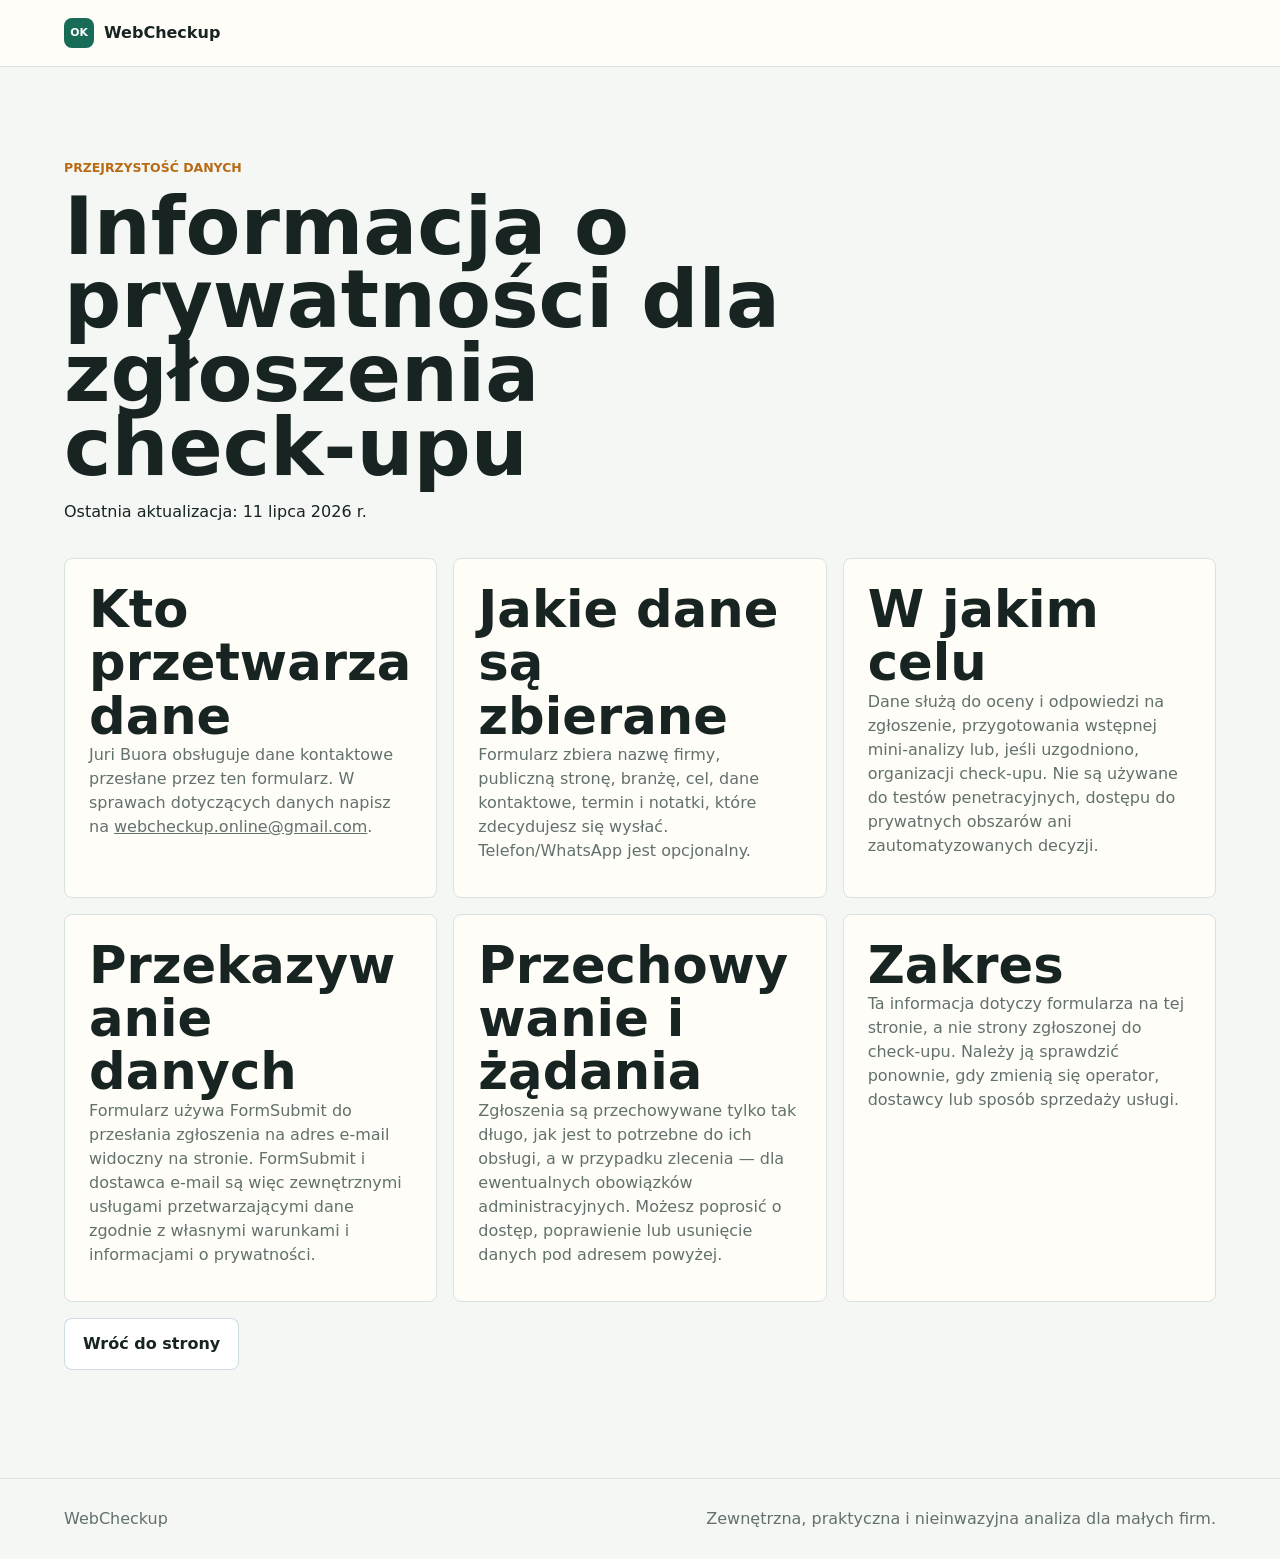
<file: landing-page/pl/privacy.html>
<!doctype html>
<html lang="pl">
  <head>
    <meta charset="utf-8">
    <meta name="viewport" content="width=device-width, initial-scale=1">
    <meta name="description" content="Informacja o prywatności dla formularza WebCheckup.">
    <meta name="theme-color" content="#123f34">
    <meta http-equiv="Content-Security-Policy" content="default-src 'self'; base-uri 'self'; img-src 'self' data:; object-src 'none'; style-src 'self'">
    <meta name="referrer" content="strict-origin-when-cross-origin">
    <title>Prywatność | WebCheckup</title>
    <link rel="icon" href="data:,">
    <link rel="stylesheet" href="../styles.css">
  </head>
  <body>
    <header class="site-header">
      <a class="brand" href="/pl/" aria-label="WebCheckup"><span class="brand-mark" aria-hidden="true">OK</span><span>WebCheckup</span></a>
    </header>
    <main>
      <section class="section">
        <div class="section-heading"><p class="eyebrow">Przejrzystość danych</p><h1>Informacja o prywatności dla zgłoszenia check-upu</h1><p>Ostatnia aktualizacja: 11 lipca 2026 r.</p></div>
        <div class="faq-grid">
          <article><h2>Kto przetwarza dane</h2><p>Juri Buora obsługuje dane kontaktowe przesłane przez ten formularz. W sprawach dotyczących danych napisz na <a href="mailto:webcheckup.online@gmail.com">webcheckup.online@gmail.com</a>.</p></article>
          <article><h2>Jakie dane są zbierane</h2><p>Formularz zbiera nazwę firmy, publiczną stronę, branżę, cel, dane kontaktowe, termin i notatki, które zdecydujesz się wysłać. Telefon/WhatsApp jest opcjonalny.</p></article>
          <article><h2>W jakim celu</h2><p>Dane służą do oceny i odpowiedzi na zgłoszenie, przygotowania wstępnej mini-analizy lub, jeśli uzgodniono, organizacji check-upu. Nie są używane do testów penetracyjnych, dostępu do prywatnych obszarów ani zautomatyzowanych decyzji.</p></article>
          <article><h2>Przekazywanie danych</h2><p>Formularz używa FormSubmit do przesłania zgłoszenia na adres e-mail widoczny na stronie. FormSubmit i dostawca e-mail są więc zewnętrznymi usługami przetwarzającymi dane zgodnie z własnymi warunkami i informacjami o prywatności.</p></article>
          <article><h2>Przechowywanie i żądania</h2><p>Zgłoszenia są przechowywane tylko tak długo, jak jest to potrzebne do ich obsługi, a w przypadku zlecenia — dla ewentualnych obowiązków administracyjnych. Możesz poprosić o dostęp, poprawienie lub usunięcie danych pod adresem powyżej.</p></article>
          <article><h2>Zakres</h2><p>Ta informacja dotyczy formularza na tej stronie, a nie strony zgłoszonej do check-upu. Należy ją sprawdzić ponownie, gdy zmienią się operator, dostawcy lub sposób sprzedaży usługi.</p></article>
        </div>
        <p><a class="button secondary" href="/pl/">Wróć do strony</a></p>
      </section>
    </main>
    <footer class="site-footer"><p>WebCheckup</p><p>Zewnętrzna, praktyczna i nieinwazyjna analiza dla małych firm.</p></footer>
  </body>
</html>
</file>
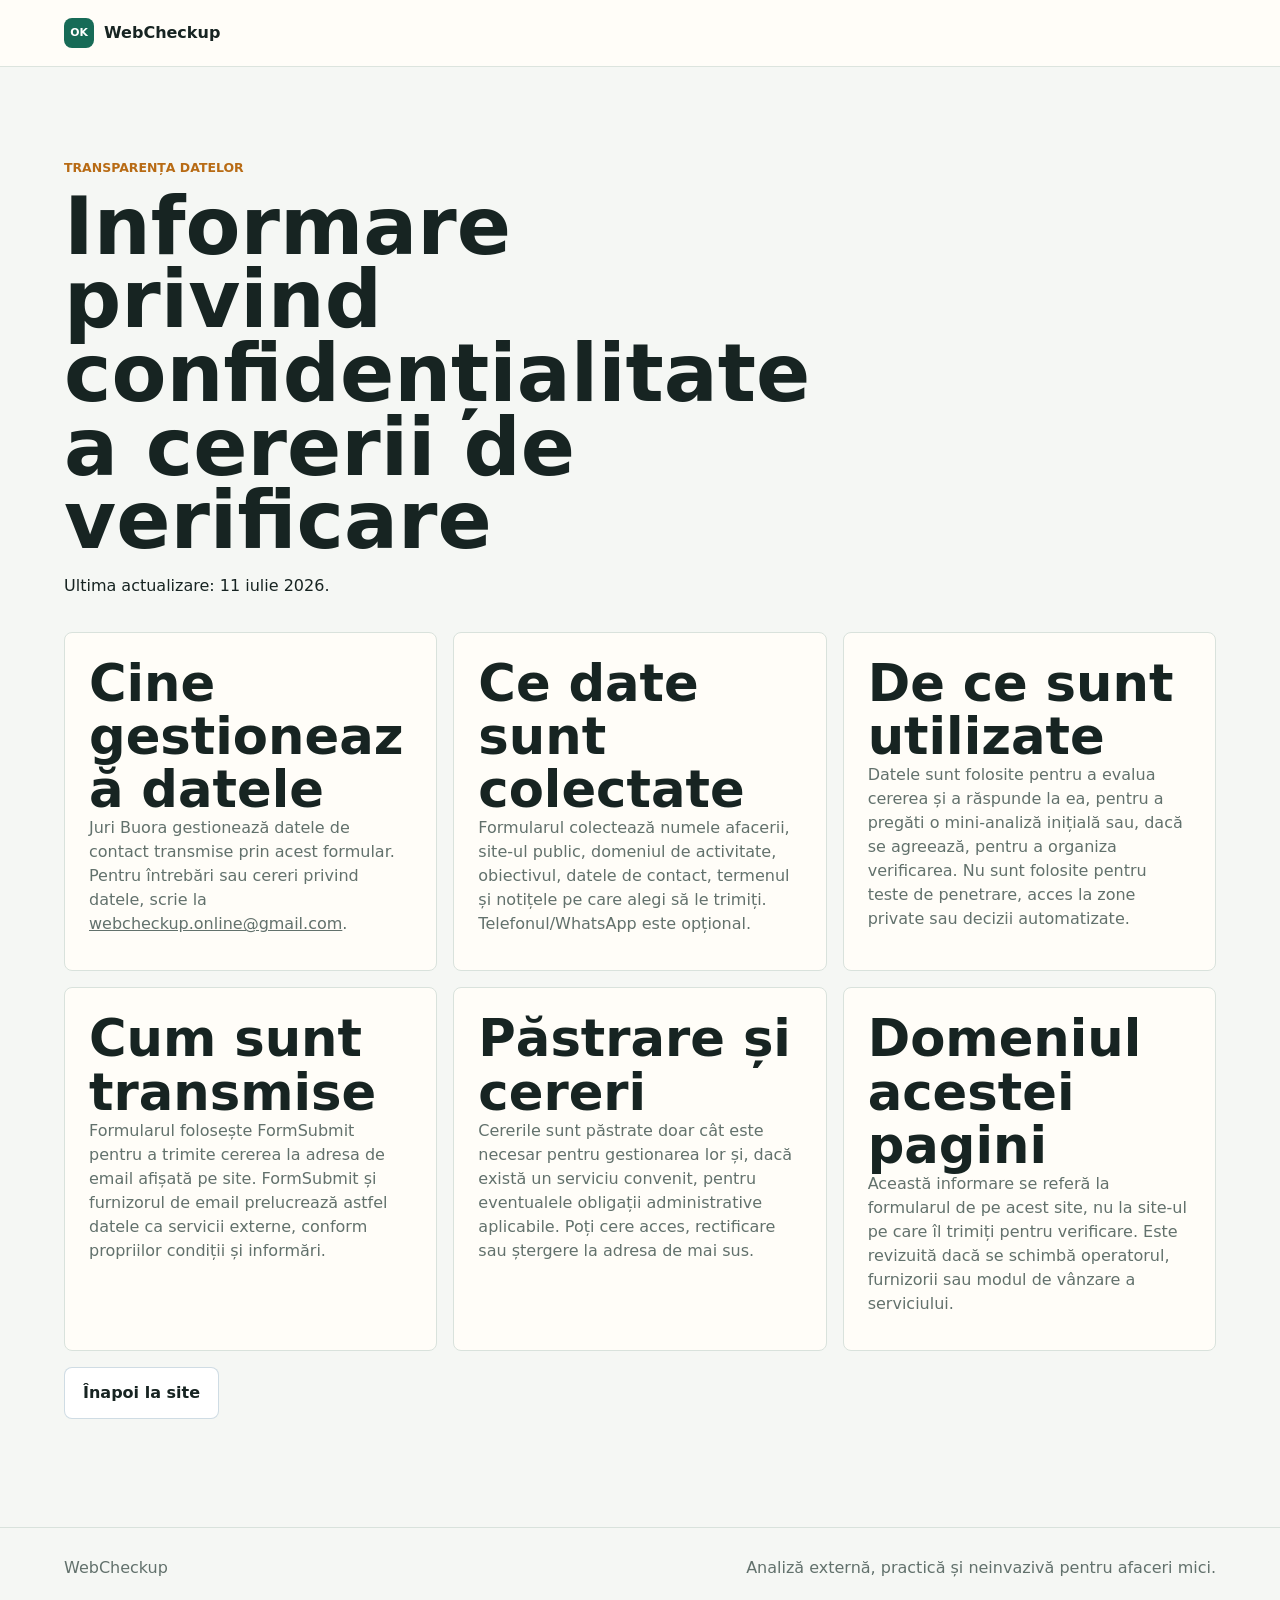
<file: landing-page/ro/privacy.html>
<!doctype html>
<html lang="ro">
  <head>
    <meta charset="utf-8">
    <meta name="viewport" content="width=device-width, initial-scale=1">
    <meta name="description" content="Informare privind confidențialitatea pentru formularul WebCheckup.">
    <meta name="theme-color" content="#123f34">
    <meta http-equiv="Content-Security-Policy" content="default-src 'self'; base-uri 'self'; img-src 'self' data:; object-src 'none'; style-src 'self'">
    <meta name="referrer" content="strict-origin-when-cross-origin">
    <title>Confidențialitate | WebCheckup</title>
    <link rel="icon" href="data:,">
    <link rel="stylesheet" href="../styles.css">
  </head>
  <body>
    <header class="site-header">
      <a class="brand" href="/ro/" aria-label="WebCheckup"><span class="brand-mark" aria-hidden="true">OK</span><span>WebCheckup</span></a>
    </header>
    <main>
      <section class="section">
        <div class="section-heading"><p class="eyebrow">Transparența datelor</p><h1>Informare privind confidențialitatea cererii de verificare</h1><p>Ultima actualizare: 11 iulie 2026.</p></div>
        <div class="faq-grid">
          <article><h2>Cine gestionează datele</h2><p>Juri Buora gestionează datele de contact transmise prin acest formular. Pentru întrebări sau cereri privind datele, scrie la <a href="mailto:webcheckup.online@gmail.com">webcheckup.online@gmail.com</a>.</p></article>
          <article><h2>Ce date sunt colectate</h2><p>Formularul colectează numele afacerii, site-ul public, domeniul de activitate, obiectivul, datele de contact, termenul și notițele pe care alegi să le trimiți. Telefonul/WhatsApp este opțional.</p></article>
          <article><h2>De ce sunt utilizate</h2><p>Datele sunt folosite pentru a evalua cererea și a răspunde la ea, pentru a pregăti o mini-analiză inițială sau, dacă se agreează, pentru a organiza verificarea. Nu sunt folosite pentru teste de penetrare, acces la zone private sau decizii automatizate.</p></article>
          <article><h2>Cum sunt transmise</h2><p>Formularul folosește FormSubmit pentru a trimite cererea la adresa de email afișată pe site. FormSubmit și furnizorul de email prelucrează astfel datele ca servicii externe, conform propriilor condiții și informări.</p></article>
          <article><h2>Păstrare și cereri</h2><p>Cererile sunt păstrate doar cât este necesar pentru gestionarea lor și, dacă există un serviciu convenit, pentru eventualele obligații administrative aplicabile. Poți cere acces, rectificare sau ștergere la adresa de mai sus.</p></article>
          <article><h2>Domeniul acestei pagini</h2><p>Această informare se referă la formularul de pe acest site, nu la site-ul pe care îl trimiți pentru verificare. Este revizuită dacă se schimbă operatorul, furnizorii sau modul de vânzare a serviciului.</p></article>
        </div>
        <p><a class="button secondary" href="/ro/">Înapoi la site</a></p>
      </section>
    </main>
    <footer class="site-footer"><p>WebCheckup</p><p>Analiză externă, practică și neinvazivă pentru afaceri mici.</p></footer>
  </body>
</html>
</file>
<file: landing-page/styles.css>
:root {
  color-scheme: light;
  --bg: #f5f7f4;
  --surface: #fffdf8;
  --ink: #172422;
  --muted: #62716c;
  --line: #d9e2dc;
  --accent: #176b57;
  --accent-dark: #123f34;
  --blue: #255f85;
  --warm: #b86b14;
  --red: #b44d44;
  --soft: #e6f2ec;
  --paper: #fff8ea;
  --paper-2: #f4ede0;
  --shadow: 0 24px 70px rgba(18, 63, 52, 0.14);
  font-family: "Avenir Next", "Segoe UI", ui-sans-serif, system-ui, -apple-system, BlinkMacSystemFont, sans-serif;
}

.language-switcher {
  display: flex;
  justify-content: flex-end;
  gap: 0.9rem;
  padding: 0.45rem 1.5rem;
  font-size: 0.8rem;
  background: #f4f6f5;
  border-bottom: 1px solid #e3e7e5;
}

.language-switcher a {
  color: #6b7671;
  text-decoration: none;
}

.language-switcher a.is-active {
  color: #123f34;
  font-weight: 600;
}

* {
  box-sizing: border-box;
}

[hidden] {
  display: none !important;
}

html {
  scroll-behavior: smooth;
}

body {
  margin: 0;
  background: var(--bg);
  color: var(--ink);
  line-height: 1.5;
}

a {
  color: inherit;
}

.site-header {
  position: sticky;
  top: 0;
  z-index: 10;
  display: flex;
  align-items: center;
  justify-content: space-between;
  gap: 24px;
  padding: 18px clamp(20px, 5vw, 64px);
  background: rgba(255, 253, 248, 0.93);
  border-bottom: 1px solid rgba(217, 226, 220, 0.9);
  backdrop-filter: blur(18px);
}

.brand {
  display: inline-flex;
  align-items: center;
  gap: 10px;
  font-weight: 800;
  text-decoration: none;
}

.brand-mark {
  display: grid;
  width: 30px;
  height: 30px;
  place-items: center;
  border-radius: 8px;
  background: var(--accent);
  color: white;
  font-size: 0.68rem;
  font-weight: 900;
}

.nav {
  display: flex;
  align-items: center;
  gap: 18px;
  color: var(--muted);
  font-size: 0.94rem;
}

.nav a {
  text-decoration: none;
}

.nav a:hover {
  color: var(--ink);
}

.nav-cta {
  padding: 10px 14px;
  border: 1px solid rgba(23, 107, 87, 0.22);
  border-radius: 8px;
  background: var(--accent);
  color: white;
  font-weight: 700;
}

.hero {
  display: grid;
  grid-template-columns: minmax(0, 1.05fr) minmax(320px, 0.75fr);
  gap: clamp(32px, 6vw, 72px);
  align-items: center;
  min-height: calc(100svh - 76px);
  padding: clamp(54px, 8vw, 92px) clamp(20px, 5vw, 64px) 48px;
  background: #eef6f0;
  border-bottom: 1px solid var(--line);
}

.hero::before,
.hero::after {
  position: absolute;
  content: "";
  pointer-events: none;
}

.hero {
  position: relative;
  overflow: hidden;
}

.hero::before {
  top: -120px;
  left: -90px;
  width: 280px;
  height: 280px;
  border-radius: 999px;
  background: radial-gradient(circle, rgba(23, 107, 87, 0.14), rgba(23, 107, 87, 0));
}

.hero::after {
  right: -40px;
  bottom: -80px;
  width: 220px;
  height: 220px;
  border-radius: 32px;
  background: linear-gradient(135deg, rgba(184, 107, 20, 0.16), rgba(184, 107, 20, 0));
  transform: rotate(18deg);
}

.hero-copy {
  max-width: 760px;
  position: relative;
  z-index: 1;
}

.eyebrow {
  margin: 0 0 12px;
  color: var(--warm);
  font-size: 0.78rem;
  font-weight: 800;
  letter-spacing: 0;
  text-transform: uppercase;
}

h1,
h2,
h3,
p {
  overflow-wrap: break-word;
}

h1 {
  max-width: 840px;
  margin: 0;
  font-size: clamp(2.7rem, 7vw, 5rem);
  line-height: 0.92;
  letter-spacing: 0;
}

h2 {
  margin: 0;
  font-size: clamp(2rem, 4vw, 3.3rem);
  line-height: 1.04;
  letter-spacing: 0;
}

h3 {
  margin: 0 0 10px;
  font-size: 1.1rem;
}

.hero-text {
  max-width: 680px;
  margin: 24px 0 0;
  color: var(--muted);
  font-size: 1.16rem;
}

.hero-list {
  display: grid;
  gap: 10px;
  margin: 26px 0 0;
  padding: 0;
  list-style: none;
}

.hero-list li {
  position: relative;
  padding-left: 28px;
  color: var(--ink);
  font-weight: 700;
}

.hero-list li::before {
  position: absolute;
  top: 1px;
  left: 0;
  width: 18px;
  height: 18px;
  border-radius: 999px;
  background: var(--accent);
  color: white;
  content: "•";
  display: grid;
  place-items: center;
  font-size: 0.8rem;
  line-height: 1;
}

.hero-actions {
  display: flex;
  flex-wrap: wrap;
  gap: 12px;
  margin-top: 32px;
}

.button {
  display: inline-flex;
  align-items: center;
  justify-content: center;
  min-height: 48px;
  padding: 13px 18px;
  border: 1px solid transparent;
  border-radius: 8px;
  font-weight: 800;
  text-align: center;
  text-decoration: none;
  cursor: pointer;
}

.button.primary {
  background: var(--accent);
  color: white;
}

.button.primary:hover {
  background: var(--accent-dark);
}

.button.secondary {
  border-color: rgba(37, 95, 133, 0.22);
  background: white;
  color: var(--ink);
}

.button.full {
  width: 100%;
}

.hero-proof {
  display: grid;
  grid-template-columns: repeat(4, minmax(0, 1fr));
  gap: 10px;
  max-width: 760px;
  margin: 28px 0 0;
  padding: 0;
}

.hero-proof div {
  min-width: 0;
  padding: 14px;
  border: 1px solid rgba(23, 107, 87, 0.18);
  border-radius: 8px;
  background: rgba(255, 253, 248, 0.78);
}

.hero-proof dt {
  color: var(--accent-dark);
  font-size: 1.15rem;
  font-weight: 900;
}

.hero-proof dd {
  margin: 3px 0 0;
  color: var(--muted);
  font-size: 0.86rem;
}

.hero-note {
  max-width: 640px;
  margin: 20px 0 0;
  color: var(--muted);
  font-size: 0.95rem;
}

.report-preview {
  justify-self: center;
  width: min(100%, 480px);
  position: relative;
  z-index: 1;
}

.sample-card {
  overflow: hidden;
  border: 1px solid rgba(18, 63, 52, 0.14);
  border-radius: 8px;
  background: white;
  box-shadow: var(--shadow);
  transform: rotate(1.2deg);
}

.sample-card img {
  display: block;
  width: 100%;
  height: auto;
}

.preview-note {
  display: grid;
  gap: 4px;
  max-width: 390px;
  margin: -18px auto 0;
  padding: 16px 18px;
  border: 1px solid rgba(184, 107, 20, 0.22);
  border-radius: 8px;
  background: var(--paper);
  box-shadow: 0 18px 44px rgba(184, 107, 20, 0.16);
  position: relative;
}

.preview-note strong {
  color: var(--warm);
}

.preview-note span {
  color: var(--muted);
  font-size: 0.92rem;
}

.preview-window {
  overflow: hidden;
  border: 1px solid var(--line);
  border-radius: 8px;
  background: #fffdf7;
  box-shadow: var(--shadow);
}

.preview-topbar {
  display: flex;
  gap: 7px;
  padding: 14px;
  border-bottom: 1px solid var(--line);
  background: #f2eee4;
}

.preview-topbar span {
  width: 10px;
  height: 10px;
  border-radius: 999px;
  background: #b7b1a6;
}

.preview-body {
  padding: 26px;
}

.preview-label {
  margin: 0 0 8px;
  color: var(--accent);
  font-size: 0.82rem;
  font-weight: 800;
  text-transform: uppercase;
}

.preview-body h2 {
  font-size: 2rem;
}

.score-grid {
  display: grid;
  grid-template-columns: repeat(3, 1fr);
  gap: 10px;
  margin: 24px 0;
}

.score-grid div {
  min-width: 0;
  padding: 14px 10px;
  border: 1px solid var(--line);
  border-radius: 8px;
  background: #fffaf0;
}

.score-grid strong,
.score-grid span {
  display: block;
}

.score-grid strong {
  font-size: 0.95rem;
}

.score-grid span {
  color: var(--muted);
  font-size: 0.82rem;
}

.finding-line {
  height: 18px;
  margin: 12px 0;
  border-radius: 8px;
}

.finding-line.high {
  width: 100%;
  background: linear-gradient(90deg, rgba(196, 73, 73, 0.22), rgba(196, 73, 73, 0.05));
}

.finding-line.medium {
  width: 82%;
  background: linear-gradient(90deg, rgba(197, 139, 36, 0.24), rgba(197, 139, 36, 0.05));
}

.finding-line.low {
  width: 68%;
  background: linear-gradient(90deg, rgba(79, 143, 95, 0.22), rgba(79, 143, 95, 0.05));
}

.mini-plan {
  display: flex;
  gap: 12px;
  align-items: flex-start;
  margin-top: 24px;
  padding: 16px;
  border-radius: 8px;
  background: var(--soft);
}

.mini-plan span {
  display: grid;
  flex: 0 0 auto;
  width: 28px;
  height: 28px;
  place-items: center;
  border-radius: 999px;
  background: var(--accent);
  color: white;
  font-weight: 900;
}

.mini-plan p {
  margin: 0;
  color: var(--ink);
}

.trust-strip {
  display: grid;
  gap: 14px;
  padding: 28px clamp(20px, 5vw, 64px);
  background: #fffdf8;
  border-bottom: 1px solid var(--line);
}

.trust-strip-intro {
  display: grid;
  gap: 6px;
}

.trust-strip-intro strong {
  font-size: 1.02rem;
}

.trust-strip-intro p,
.trust-strip-note {
  margin: 0;
  color: var(--muted);
}

.trust-strip-list {
  display: grid;
  grid-template-columns: repeat(2, minmax(0, 1fr));
  gap: 10px 14px;
  margin: 0;
  padding: 0;
  list-style: none;
}

.trust-strip-list li {
  padding: 12px 14px;
  border: 1px solid var(--line);
  border-radius: 14px;
  background: rgba(255, 255, 255, 0.86);
  color: var(--ink);
  font-weight: 700;
}

.trust-strip-note {
  font-weight: 700;
}

.fit-section {
  background: linear-gradient(180deg, #fffdf8 0%, #f7f3eb 100%);
}

.fit-grid {
  display: grid;
  grid-template-columns: repeat(2, minmax(0, 1fr));
  gap: 18px;
}

.fit-card {
  padding: 28px;
  border: 1px solid var(--line);
  border-radius: 20px;
  background: var(--surface);
  box-shadow: 0 16px 40px rgba(18, 63, 52, 0.07);
}

.fit-card h3 {
  margin-bottom: 14px;
}

.fit-card ul {
  margin: 0;
  padding-left: 18px;
  color: var(--muted);
}

.fit-card li {
  margin-bottom: 10px;
}

.good-fit {
  border-color: rgba(23, 107, 87, 0.2);
}

.bad-fit {
  border-color: rgba(180, 77, 68, 0.18);
  background: #fffaf8;
}

.section {
  padding: clamp(58px, 8vw, 92px) clamp(20px, 5vw, 64px);
}

.section-heading {
  max-width: 780px;
  margin-bottom: 34px;
}

.feature-grid {
  display: grid;
  grid-template-columns: repeat(3, minmax(0, 1fr));
  gap: 16px;
}

.feature-grid article {
  position: relative;
  overflow: hidden;
  min-height: 180px;
  padding: 24px;
  border: 1px solid var(--line);
  border-radius: 18px;
  background: var(--surface);
  box-shadow: 0 16px 36px rgba(18, 63, 52, 0.05);
}

.feature-grid article::before {
  position: absolute;
  inset: 0 auto 0 0;
  width: 5px;
  content: "";
}

.feature-grid article.tone-green::before {
  background: var(--accent);
}

.feature-grid article.tone-blue::before {
  background: var(--blue);
}

.feature-grid article.tone-gold::before {
  background: var(--warm);
}

.feature-grid article.tone-red::before {
  background: var(--red);
}

.feature-code {
  display: inline-flex;
  margin-bottom: 18px;
  color: var(--muted);
  font-size: 0.78rem;
  font-weight: 900;
}

.process-section {
  background: #173d34;
  color: white;
}

.process-section .eyebrow {
  color: #f4b95f;
}

.process-grid {
  display: grid;
  grid-template-columns: repeat(3, minmax(0, 1fr));
  gap: 16px;
}

.process-grid article {
  padding: 24px;
  border: 1px solid rgba(255, 255, 255, 0.16);
  border-radius: 18px;
  background: rgba(255, 255, 255, 0.06);
}

.process-grid span {
  display: grid;
  width: 34px;
  height: 34px;
  margin-bottom: 18px;
  place-items: center;
  border-radius: 999px;
  background: #f4b95f;
  color: #173d34;
  font-weight: 900;
}

.process-grid p {
  margin: 0;
  color: rgba(255, 255, 255, 0.78);
}

.feature-grid p,
.price-panel p,
.contact-copy p,
.note-box p {
  margin: 0;
  color: var(--muted);
}

.band {
  background: #1c2830;
  color: #fffdf8;
}

.band .eyebrow {
  color: #e7a35d;
}

.deliverables-grid {
  display: grid;
  grid-template-columns: repeat(4, minmax(0, 1fr));
  gap: 16px;
}

.deliverable-card {
  padding: 22px;
  border: 1px solid rgba(255, 253, 247, 0.18);
  border-radius: 18px;
  background: rgba(255, 253, 247, 0.07);
}

.deliverable-card span {
  display: inline-flex;
  margin-bottom: 14px;
  color: #e7a35d;
  font-weight: 900;
}

.deliverable-card h3 {
  margin-bottom: 10px;
}

.deliverable-card p {
  margin: 0;
  color: rgba(255, 253, 247, 0.82);
}

.note-box {
  padding: 24px;
  border: 1px solid rgba(255, 253, 247, 0.18);
  border-radius: 18px;
  background: rgba(255, 253, 247, 0.08);
}

.note-box p {
  color: rgba(255, 253, 247, 0.78);
}

.price-panel {
  display: grid;
  grid-template-columns: minmax(0, 1fr) minmax(290px, 370px);
  gap: 28px;
  align-items: center;
}

.details-section {
  background: #fffdf8;
}

.proof-section {
  scroll-margin-top: 100px;
  background: linear-gradient(180deg, #f3f7f4 0%, #eef4f1 100%);
}

.proof-layout {
  display: grid;
  grid-template-columns: minmax(0, 1fr) minmax(280px, 0.42fr);
  gap: 22px;
  align-items: start;
}

.proof-copy {
  max-width: 760px;
}

.proof-copy > p {
  margin: 0;
  color: var(--muted);
  font-size: 1.05rem;
}

.proof-points {
  display: grid;
  grid-template-columns: repeat(3, minmax(0, 1fr));
  gap: 14px;
  margin-top: 24px;
}

.proof-points div {
  padding: 18px;
  border: 1px solid var(--line);
  border-radius: 18px;
  background: rgba(255, 255, 255, 0.72);
}

.proof-points strong,
.proof-points span {
  display: block;
}

.proof-points strong {
  margin-bottom: 8px;
  color: var(--accent-dark);
}

.proof-points span {
  color: var(--muted);
  font-size: 0.92rem;
}

.proof-note {
  background: white;
  border-color: rgba(18, 63, 52, 0.12);
}

.details-grid,
.faq-grid {
  display: grid;
  grid-template-columns: repeat(3, minmax(0, 1fr));
  gap: 16px;
}

.details-card,
.faq-grid article {
  padding: 24px;
  border: 1px solid var(--line);
  border-radius: 8px;
  background: var(--surface);
}

.details-card ul {
  margin: 14px 0 0;
  padding-left: 18px;
  color: var(--muted);
}

.details-card li,
.faq-grid p {
  margin: 0 0 10px;
  color: var(--muted);
}

.faq-section {
  background: #f6f1e8;
}

.price-panel > div:first-child {
  max-width: 760px;
}

.price-panel h2 {
  margin-bottom: 18px;
}

.price-list,
.contact-points {
  margin: 18px 0 0;
  padding-left: 18px;
  color: var(--muted);
}

.price-list li,
.contact-points li {
  margin-bottom: 10px;
}

.price-card {
  padding: 26px;
  border: 1px solid rgba(23, 107, 87, 0.2);
  border-radius: 18px;
  background: var(--surface);
  box-shadow: var(--shadow);
}

.price {
  display: block;
  margin-bottom: 12px;
  color: var(--accent);
  font-size: 3.3rem;
  font-weight: 900;
  line-height: 1;
}

.price-card p {
  margin-bottom: 22px;
}

.contact-section {
  display: grid;
  grid-template-columns: minmax(0, 0.9fr) minmax(320px, 0.7fr);
  gap: 34px;
  align-items: start;
  background: #e9f4f8;
}

.contact-copy {
  max-width: 680px;
}

.contact-copy h2 {
  margin-bottom: 18px;
}

.intake-sidecard {
  display: grid;
  gap: 6px;
  max-width: 560px;
  margin-top: 24px;
  padding: 18px 20px;
  border: 1px solid rgba(23, 107, 87, 0.16);
  border-radius: 18px;
  background: rgba(255, 253, 248, 0.72);
}

.intake-sidecard strong {
  color: var(--accent-dark);
}

.intake-sidecard span {
  color: var(--muted);
}

.intake-shell {
  display: grid;
  gap: 16px;
}

.intake-progress {
  display: grid;
  gap: 10px;
}

.progress-bar {
  overflow: hidden;
  height: 10px;
  border-radius: 999px;
  background: rgba(23, 107, 87, 0.12);
}

.progress-fill {
  display: block;
  width: 33.333%;
  height: 100%;
  border-radius: inherit;
  background: linear-gradient(90deg, var(--accent), #2d8b73);
  transition: width 180ms ease;
}

.progress-steps {
  display: grid;
  grid-template-columns: repeat(3, minmax(0, 1fr));
  gap: 8px;
}

.progress-step {
  padding: 10px 12px;
  border: 1px solid rgba(23, 107, 87, 0.12);
  border-radius: 12px;
  background: rgba(255, 255, 255, 0.75);
  color: var(--muted);
  font-size: 0.88rem;
  font-weight: 700;
  text-align: center;
}

.progress-step.is-active {
  border-color: rgba(23, 107, 87, 0.26);
  background: white;
  color: var(--accent-dark);
}

.intake-success,
.intake-error {
  display: grid;
  gap: 8px;
  padding: 18px 20px;
  border-radius: 18px;
}

.intake-success {
  border: 1px solid rgba(23, 107, 87, 0.22);
  background: #edf8f2;
}

.intake-error {
  border: 1px solid rgba(180, 77, 68, 0.24);
  background: #fff5f3;
}

.intake-success p,
.intake-error span {
  margin: 0;
  color: var(--muted);
}

.contact-form {
  display: grid;
  gap: 10px;
  padding: 24px;
  border: 1px solid var(--line);
  border-radius: 18px;
  background: var(--surface);
  box-shadow: 0 18px 42px rgba(37, 95, 133, 0.08);
}

.intake-form {
  gap: 16px;
}

.intake-step {
  display: grid;
  gap: 12px;
}

.step-kicker {
  margin: 0;
  color: var(--warm);
  font-size: 0.82rem;
  font-weight: 800;
  text-transform: uppercase;
}

.step-copy {
  margin: -4px 0 4px;
  color: var(--muted);
}

.email-link {
  display: inline-flex;
  margin-top: 18px;
  color: var(--accent-dark);
  font-weight: 900;
  text-decoration: none;
}

.email-link:hover {
  color: var(--accent);
}

.contact-form label {
  font-weight: 800;
}

.contact-form input,
.contact-form textarea,
.contact-form select {
  width: 100%;
  min-width: 0;
  border: 1px solid var(--line);
  border-radius: 8px;
  padding: 12px 13px;
  background: white;
  color: var(--ink);
  font: inherit;
}

.contact-form textarea {
  resize: vertical;
}

.choice-grid {
  display: grid;
  gap: 10px;
  margin: 0;
  padding: 0;
  border: 0;
}

.choice-grid legend {
  margin-bottom: 2px;
  font-weight: 800;
}

.choice-card {
  display: grid;
  gap: 4px;
  padding: 14px 16px;
  border: 1px solid var(--line);
  border-radius: 16px;
  background: white;
  cursor: pointer;
}

.choice-card input {
  width: auto;
  margin: 0 0 6px;
}

.choice-card span {
  font-weight: 800;
}

.choice-card small {
  color: var(--muted);
  font-size: 0.88rem;
}

.consent-line {
  display: grid;
  grid-template-columns: auto 1fr;
  gap: 10px;
  align-items: start;
  margin-top: 2px;
}

.consent-line input {
  width: auto;
  margin-top: 4px;
}

.consent-line span {
  color: var(--muted);
  font-size: 0.92rem;
}

.form-nav {
  display: flex;
  gap: 12px;
  justify-content: space-between;
  margin-top: 4px;
}

.form-nav .button {
  min-width: 150px;
}

.intake-summary {
  display: grid;
  gap: 8px;
  padding: 16px 18px;
  border: 1px solid rgba(23, 107, 87, 0.16);
  border-radius: 16px;
  background: rgba(230, 242, 236, 0.58);
}

.intake-summary strong {
  color: var(--accent-dark);
}

.intake-summary ul {
  margin: 0;
  padding-left: 18px;
  color: var(--muted);
}

.intake-summary li {
  margin-bottom: 6px;
}

.site-footer {
  display: flex;
  flex-wrap: wrap;
  justify-content: space-between;
  gap: 12px;
  padding: 28px clamp(20px, 5vw, 64px);
  border-top: 1px solid var(--line);
  color: var(--muted);
}

.site-footer p {
  margin: 0;
}

.cta-band {
  display: grid;
  grid-template-columns: minmax(0, 1fr) minmax(260px, 340px);
  gap: 26px;
  align-items: center;
  background: #183d35;
  color: white;
}

.cta-band .eyebrow {
  color: #f2bf68;
}

.cta-band-copy p:last-child {
  margin: 18px 0 0;
  color: rgba(255, 255, 255, 0.8);
}

.cta-band-actions {
  display: grid;
  gap: 12px;
}

.mobile-cta {
  position: fixed;
  right: 14px;
  bottom: 14px;
  z-index: 30;
  display: none;
  width: min(320px, calc(100vw - 28px));
  padding: 10px;
  border-radius: 18px;
  background: rgba(255, 253, 248, 0.94);
  box-shadow: 0 18px 40px rgba(18, 63, 52, 0.2);
  backdrop-filter: blur(14px);
}

.mobile-cta.is-hidden {
  opacity: 0;
  pointer-events: none;
  transform: translateY(16px);
}

@media (max-width: 900px) {
  .site-header {
    align-items: flex-start;
  }

  .nav {
    display: none;
  }

  .hero,
  .proof-layout,
  .price-panel,
  .contact-section,
  .cta-band {
    grid-template-columns: 1fr;
  }

  .hero {
    min-height: auto;
  }

  .feature-grid,
  .details-grid,
  .faq-grid,
  .trust-strip-list,
  .deliverables-grid {
    grid-template-columns: repeat(2, minmax(0, 1fr));
  }

  .fit-grid,
  .proof-points,
  .progress-steps {
    grid-template-columns: 1fr;
  }

  .process-grid {
    grid-template-columns: 1fr;
  }
}

@media (max-width: 620px) {
  .hero {
    padding-top: 42px;
  }

  h1 {
    font-size: clamp(2.35rem, 15vw, 3.7rem);
  }

  .hero-actions,
  .button {
    width: 100%;
  }

  .hero-proof {
    grid-template-columns: repeat(2, minmax(0, 1fr));
  }

  .feature-grid,
  .details-grid,
  .faq-grid,
  .deliverables-grid,
  .trust-strip-list,
  .fit-grid {
    grid-template-columns: 1fr;
  }

  .price {
    font-size: 2.8rem;
  }

  .section {
    padding-bottom: 80px;
  }

  .form-nav {
    flex-direction: column;
  }

  .form-nav .button {
    width: 100%;
  }

  .mobile-cta {
    display: block;
  }
}

/* Reading layout for privacy notices; keep the landing-page display scale separate. */
.privacy-page .site-header,
.privacy-page .site-footer {
  padding-inline: max(24px, calc((100% - 880px) / 2));
}
.privacy-page main { max-width: 928px; margin-inline: auto; }
.privacy-page .section { padding: 52px 24px 64px; }
.privacy-page .section-heading { max-width: 720px; margin-bottom: 36px; }
.privacy-page h1 { font-size: clamp(2rem, 4vw, 2.8rem); line-height: 1.15; }
.privacy-page .section-heading > p:last-child { color: var(--muted); margin-top: 18px; }
.privacy-page .faq-grid { display: block; border-top: 1px solid var(--line); }
.privacy-page .faq-grid article {
  display: grid; grid-template-columns: minmax(160px, 0.7fr) minmax(0, 1.8fr);
  gap: 28px; padding: 24px 0; border: 0; border-bottom: 1px solid var(--line);
  border-radius: 0; background: transparent;
}
.privacy-page .faq-grid h2 { font-size: 1.2rem; line-height: 1.35; }
.privacy-page .faq-grid p { font-size: 1rem; line-height: 1.75; margin: 0; color: #435650; }
.privacy-page a { overflow-wrap: anywhere; }
.privacy-page .site-footer { align-items: flex-start; gap: 24px; font-size: 0.9rem; }
.proof-note p { color: var(--muted); }
.proof-preview { margin: 0; padding: 16px; background: var(--surface); border: 1px solid var(--line); border-radius: 12px; }
.proof-preview a { display: block; }
.proof-preview img { display: block; width: 100%; max-height: 320px; object-fit: contain; }
.proof-preview figcaption { margin-top: 14px; font-size: 0.92rem; line-height: 1.6; color: #435650; }
.privacy-page a:focus-visible,
.proof-preview a:focus-visible { outline: 3px solid var(--accent); outline-offset: 5px; }
@media (max-width: 600px) {
  .privacy-page .section { padding-top: 36px; }
  .privacy-page .faq-grid article { grid-template-columns: 1fr; gap: 10px; }
  .privacy-page .site-footer { flex-direction: column; }
}
</file>
